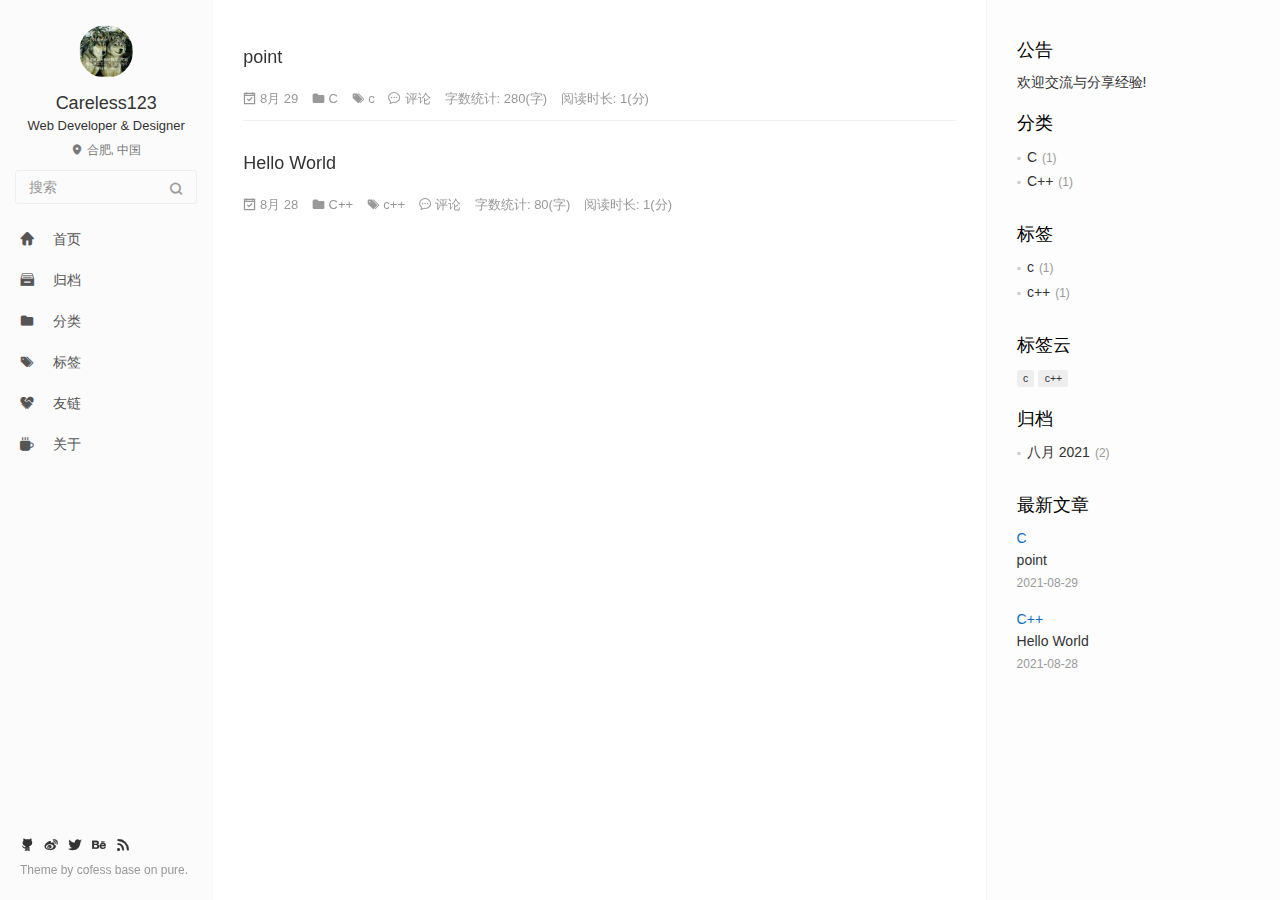
<file: index.html>
<!DOCTYPE html><html lang="zh"><head><meta charset="utf-8"><meta http-equiv="X-UA-Compatible" content="IE=edge,chrome=1"><meta name="viewport" content="width=device-width,initial-scale=1,maximum-scale=1,minimum-scale=1,user-scalable=no,minimal-ui"><meta name="renderer" content="webkit"><meta http-equiv="Cache-Control" content="no-transform"><meta http-equiv="Cache-Control" content="no-siteapp"><meta name="apple-mobile-web-app-capable" content="yes"><meta name="apple-mobile-web-app-status-bar-style" content="black"><meta name="format-detection" content="telephone=no,email=no,adress=no"><meta name="theme-color" content="#000000"><meta http-equiv="window-target" content="_top"><title>Hexo</title><meta property="og:type" content="website"><meta property="og:title" content="Hexo"><meta property="og:url" content="http://example.com/index.html"><meta property="og:site_name" content="Hexo"><meta property="og:locale" content="zh_CN"><meta property="article:author" content="John Doe"><meta name="twitter:card" content="summary"><link rel="canonical" href="http://example.com/index.html"><link rel="alternate" href="/atom.xml" title="Hexo" type="application/atom+xml"><link rel="icon" href="/favicon.png" type="image/x-icon"><link rel="stylesheet" href="/css/style.css"><meta name="generator" content="Hexo 5.4.0"></head><body class="main-center" itemscope itemtype="http://schema.org/WebPage"><header class="header" itemscope itemtype="http://schema.org/WPHeader"><div class="slimContent"><div class="navbar-header"><div class="profile-block text-center"><a id="avatar" href="https://github.com/cofess" target="_blank"><img class="img-circle img-rotate" src="/images/avatar.jpg" width="200" height="200"></a><h2 id="name" class="hidden-xs hidden-sm">Careless123</h2><h3 id="title" class="hidden-xs hidden-sm hidden-md">Web Developer &amp; Designer</h3><small id="location" class="text-muted hidden-xs hidden-sm"><i class="icon icon-map-marker"></i> 合肥, 中国</small></div><div class="search" id="search-form-wrap"><form class="search-form sidebar-form"><div class="input-group"><input type="text" class="search-form-input form-control" placeholder="搜索"> <span class="input-group-btn"><button type="submit" class="search-form-submit btn btn-flat" onclick="return!1"><i class="icon icon-search"></i></button></span></div></form><div class="ins-search"><div class="ins-search-mask"></div><div class="ins-search-container"><div class="ins-input-wrapper"><input type="text" class="ins-search-input" placeholder="想要查找什么..." x-webkit-speech> <button type="button" class="close ins-close ins-selectable" data-dismiss="modal" aria-label="Close"><span aria-hidden="true">×</span></button></div><div class="ins-section-wrapper"><div class="ins-section-container"></div></div></div></div></div><button class="navbar-toggle collapsed" type="button" data-toggle="collapse" data-target="#main-navbar" aria-controls="main-navbar" aria-expanded="false"><span class="sr-only">Toggle navigation</span> <span class="icon-bar"></span> <span class="icon-bar"></span> <span class="icon-bar"></span></button></div><nav id="main-navbar" class="collapse navbar-collapse" itemscope itemtype="http://schema.org/SiteNavigationElement" role="navigation"><ul class="nav navbar-nav main-nav"><li class="menu-item menu-item-home"><a href="/."><i class="icon icon-home-fill"></i> <span class="menu-title">首页</span></a></li><li class="menu-item menu-item-archives"><a href="/archives"><i class="icon icon-archives-fill"></i> <span class="menu-title">归档</span></a></li><li class="menu-item menu-item-categories"><a href="/categories"><i class="icon icon-folder"></i> <span class="menu-title">分类</span></a></li><li class="menu-item menu-item-tags"><a href="/tags"><i class="icon icon-tags"></i> <span class="menu-title">标签</span></a></li><li class="menu-item menu-item-links"><a href="/links"><i class="icon icon-friendship"></i> <span class="menu-title">友链</span></a></li><li class="menu-item menu-item-about"><a href="/about"><i class="icon icon-cup-fill"></i> <span class="menu-title">关于</span></a></li></ul><ul class="social-links"><li><a href="https://github.com/cofess" target="_blank" title="Github" data-toggle="tooltip" data-placement="top"><i class="icon icon-github"></i></a></li><li><a href="http://weibo.com/cofess" target="_blank" title="Weibo" data-toggle="tooltip" data-placement="top"><i class="icon icon-weibo"></i></a></li><li><a href="https://twitter.com/iwebued" target="_blank" title="Twitter" data-toggle="tooltip" data-placement="top"><i class="icon icon-twitter"></i></a></li><li><a href="https://www.behance.net/cofess" target="_blank" title="Behance" data-toggle="tooltip" data-placement="top"><i class="icon icon-behance"></i></a></li><li><a href="/atom.xml" target="_blank" title="Rss" data-toggle="tooltip" data-placement="top"><i class="icon icon-rss"></i></a></li></ul></nav></div></header><aside class="sidebar" itemscope itemtype="http://schema.org/WPSideBar"><div class="slimContent"><div class="widget"><h3 class="widget-title">公告</h3><div class="widget-body"><div id="board"><div class="content"><p>欢迎交流与分享经验!</p></div></div></div></div><div class="widget"><h3 class="widget-title">分类</h3><div class="widget-body"><ul class="category-list"><li class="category-list-item"><a class="category-list-link" href="/categories/C/">C</a><span class="category-list-count">1</span></li><li class="category-list-item"><a class="category-list-link" href="/categories/C/">C++</a><span class="category-list-count">1</span></li></ul></div></div><div class="widget"><h3 class="widget-title">标签</h3><div class="widget-body"><ul class="tag-list" itemprop="keywords"><li class="tag-list-item"><a class="tag-list-link" href="/tags/c/" rel="tag">c</a><span class="tag-list-count">1</span></li><li class="tag-list-item"><a class="tag-list-link" href="/tags/c/" rel="tag">c++</a><span class="tag-list-count">1</span></li></ul></div></div><div class="widget"><h3 class="widget-title">标签云</h3><div class="widget-body tagcloud"><a href="/tags/c/" style="font-size:13px">c</a> <a href="/tags/c/" style="font-size:13px">c++</a></div></div><div class="widget"><h3 class="widget-title">归档</h3><div class="widget-body"><ul class="archive-list"><li class="archive-list-item"><a class="archive-list-link" href="/archives/2021/08/">八月 2021</a><span class="archive-list-count">2</span></li></ul></div></div><div class="widget"><h3 class="widget-title">最新文章</h3><div class="widget-body"><ul class="recent-post-list list-unstyled no-thumbnail"><li><div class="item-inner"><p class="item-category"><a class="category-link" href="/categories/C/">C</a></p><p class="item-title"><a href="/2021/08/29/point/" class="title">point</a></p><p class="item-date"><time datetime="2021-08-28T16:34:17.326Z" itemprop="datePublished">2021-08-29</time></p></div></li><li><div class="item-inner"><p class="item-category"><a class="category-link" href="/categories/C/">C++</a></p><p class="item-title"><a href="/2021/08/28/hello-world/" class="title">Hello World</a></p><p class="item-date"><time datetime="2021-08-28T09:32:02.908Z" itemprop="datePublished">2021-08-28</time></p></div></li></ul></div></div></div></aside><main class="main" role="main"><div class="content article-list"><article class="article article-type-post" itemscope itemtype="http://schema.org/BlogPosting"><div class="article-header"><h1 itemprop="name"><a class="article-title" href="/2021/08/29/point/">point</a></h1></div><p class="article-meta"><span class="article-date"><i class="icon icon-calendar-check"></i> <a href="/2021/08/29/point/" class="article-date"><time datetime="2021-08-28T16:34:17.326Z" itemprop="datePublished">8月 29</time> </a></span><span class="article-category"><i class="icon icon-folder"></i> <a class="article-category-link" href="/categories/C/">C</a> </span><span class="article-tag"><i class="icon icon-tags"></i> <a class="article-tag-link-link" href="/tags/c/" rel="tag">c</a> </span><span class="post-comment"><i class="icon icon-comment"></i> <a href="/2021/08/29/point/#comments" class="article-comment-link">评论</a></span> <span class="post-wordcount hidden-xs" itemprop="wordCount">字数统计: 280(字)</span> <span class="post-readcount hidden-xs" itemprop="timeRequired">阅读时长: 1(分)</span></p></article><article class="article article-type-post" itemscope itemtype="http://schema.org/BlogPosting"><div class="article-header"><h1 itemprop="name"><a class="article-title" href="/2021/08/28/hello-world/">Hello World</a></h1></div><p class="article-meta"><span class="article-date"><i class="icon icon-calendar-check"></i> <a href="/2021/08/28/hello-world/" class="article-date"><time datetime="2021-08-28T09:32:02.908Z" itemprop="datePublished">8月 28</time> </a></span><span class="article-category"><i class="icon icon-folder"></i> <a class="article-category-link" href="/categories/C/">C++</a> </span><span class="article-tag"><i class="icon icon-tags"></i> <a class="article-tag-link-link" href="/tags/c/" rel="tag">c++</a> </span><span class="post-comment"><i class="icon icon-comment"></i> <a href="/2021/08/28/hello-world/#comments" class="article-comment-link">评论</a></span> <span class="post-wordcount hidden-xs" itemprop="wordCount">字数统计: 80(字)</span> <span class="post-readcount hidden-xs" itemprop="timeRequired">阅读时长: 1(分)</span></p></article></div></main><footer class="footer" itemscope itemtype="http://schema.org/WPFooter"><ul class="social-links"><li><a href="https://github.com/cofess" target="_blank" title="Github" data-toggle="tooltip" data-placement="top"><i class="icon icon-github"></i></a></li><li><a href="http://weibo.com/cofess" target="_blank" title="Weibo" data-toggle="tooltip" data-placement="top"><i class="icon icon-weibo"></i></a></li><li><a href="https://twitter.com/iwebued" target="_blank" title="Twitter" data-toggle="tooltip" data-placement="top"><i class="icon icon-twitter"></i></a></li><li><a href="https://www.behance.net/cofess" target="_blank" title="Behance" data-toggle="tooltip" data-placement="top"><i class="icon icon-behance"></i></a></li><li><a href="/atom.xml" target="_blank" title="Rss" data-toggle="tooltip" data-placement="top"><i class="icon icon-rss"></i></a></li></ul><div class="copyright"><div class="publishby">Theme by <a href="https://github.com/cofess" target="_blank">cofess </a>base on <a href="https://github.com/cofess/hexo-theme-pure" target="_blank">pure</a>.</div></div></footer><script src="//cdn.jsdelivr.net/npm/jquery@1.12.4/dist/jquery.min.js"></script><script>window.jQuery||document.write('<script src="js/jquery.min.js"><\/script>')</script><script src="/js/plugin.min.js"></script><script src="/js/application.js"></script><script>window.INSIGHT_CONFIG={TRANSLATION:{POSTS:"文章",PAGES:"页面",CATEGORIES:"分类",TAGS:"标签",UNTITLED:"(未命名)"},ROOT_URL:"/",CONTENT_URL:"/content.json"}</script><script src="/js/insight.js"></script><script async src="//busuanzi.ibruce.info/busuanzi/2.3/busuanzi.pure.mini.js"></script></body></html>
</file>
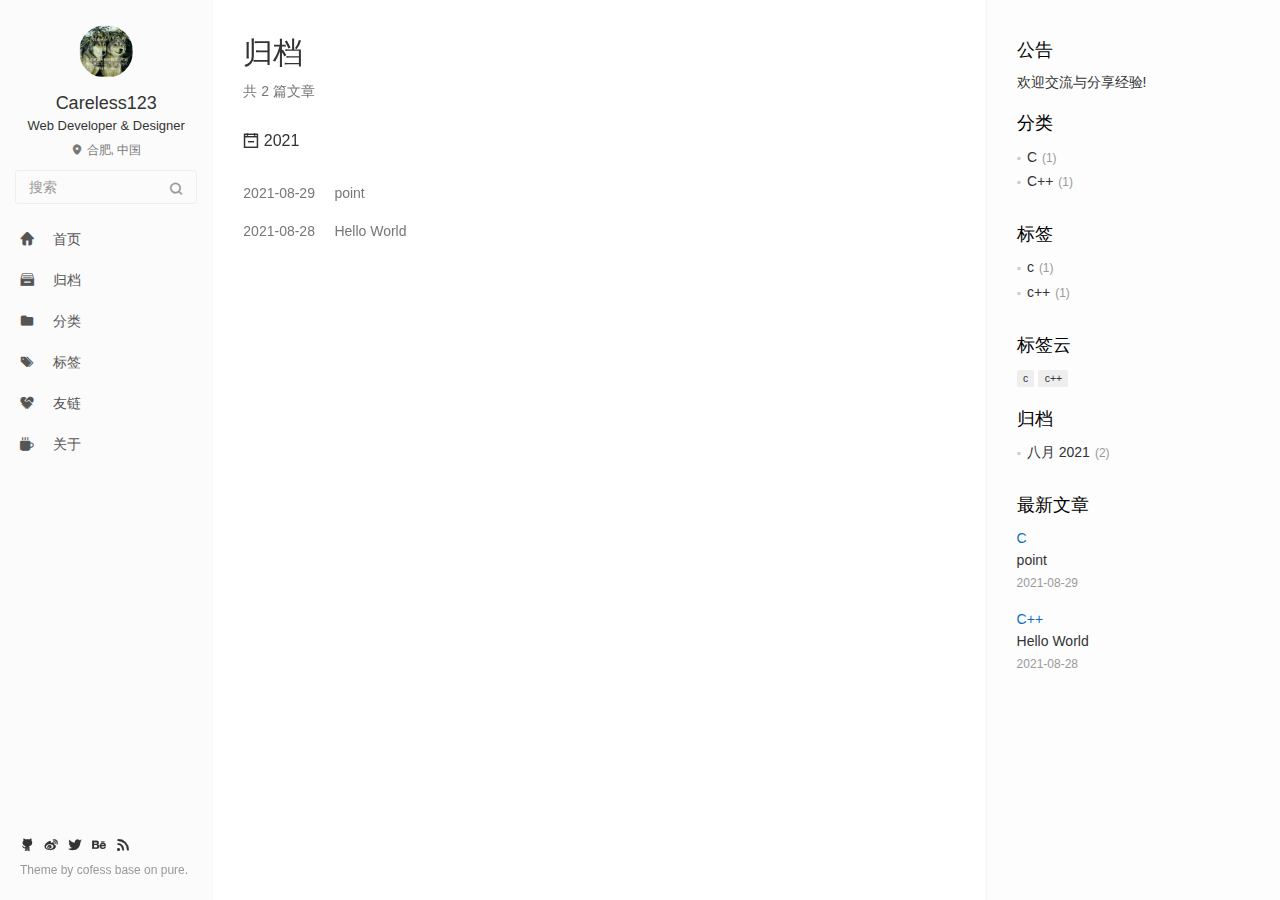
<file: archives/index.html>
<!DOCTYPE html><html lang="zh"><head><meta charset="utf-8"><meta http-equiv="X-UA-Compatible" content="IE=edge,chrome=1"><meta name="viewport" content="width=device-width,initial-scale=1,maximum-scale=1,minimum-scale=1,user-scalable=no,minimal-ui"><meta name="renderer" content="webkit"><meta http-equiv="Cache-Control" content="no-transform"><meta http-equiv="Cache-Control" content="no-siteapp"><meta name="apple-mobile-web-app-capable" content="yes"><meta name="apple-mobile-web-app-status-bar-style" content="black"><meta name="format-detection" content="telephone=no,email=no,adress=no"><meta name="theme-color" content="#000000"><meta http-equiv="window-target" content="_top"><title>归档 | Hexo</title><meta property="og:type" content="website"><meta property="og:title" content="Hexo"><meta property="og:url" content="http://example.com/archives/index.html"><meta property="og:site_name" content="Hexo"><meta property="og:locale" content="zh_CN"><meta property="article:author" content="John Doe"><meta name="twitter:card" content="summary"><link rel="canonical" href="http://example.com/archives/index.html"><link rel="alternate" href="/atom.xml" title="Hexo" type="application/atom+xml"><link rel="icon" href="/favicon.png" type="image/x-icon"><link rel="stylesheet" href="/css/style.css"><meta name="generator" content="Hexo 5.4.0"></head><body class="main-center" itemscope itemtype="http://schema.org/WebPage"><header class="header" itemscope itemtype="http://schema.org/WPHeader"><div class="slimContent"><div class="navbar-header"><div class="profile-block text-center"><a id="avatar" href="https://github.com/cofess" target="_blank"><img class="img-circle img-rotate" src="/images/avatar.jpg" width="200" height="200"></a><h2 id="name" class="hidden-xs hidden-sm">Careless123</h2><h3 id="title" class="hidden-xs hidden-sm hidden-md">Web Developer &amp; Designer</h3><small id="location" class="text-muted hidden-xs hidden-sm"><i class="icon icon-map-marker"></i> 合肥, 中国</small></div><div class="search" id="search-form-wrap"><form class="search-form sidebar-form"><div class="input-group"><input type="text" class="search-form-input form-control" placeholder="搜索"> <span class="input-group-btn"><button type="submit" class="search-form-submit btn btn-flat" onclick="return!1"><i class="icon icon-search"></i></button></span></div></form><div class="ins-search"><div class="ins-search-mask"></div><div class="ins-search-container"><div class="ins-input-wrapper"><input type="text" class="ins-search-input" placeholder="想要查找什么..." x-webkit-speech> <button type="button" class="close ins-close ins-selectable" data-dismiss="modal" aria-label="Close"><span aria-hidden="true">×</span></button></div><div class="ins-section-wrapper"><div class="ins-section-container"></div></div></div></div></div><button class="navbar-toggle collapsed" type="button" data-toggle="collapse" data-target="#main-navbar" aria-controls="main-navbar" aria-expanded="false"><span class="sr-only">Toggle navigation</span> <span class="icon-bar"></span> <span class="icon-bar"></span> <span class="icon-bar"></span></button></div><nav id="main-navbar" class="collapse navbar-collapse" itemscope itemtype="http://schema.org/SiteNavigationElement" role="navigation"><ul class="nav navbar-nav main-nav"><li class="menu-item menu-item-home"><a href="/."><i class="icon icon-home-fill"></i> <span class="menu-title">首页</span></a></li><li class="menu-item menu-item-archives"><a href="/archives"><i class="icon icon-archives-fill"></i> <span class="menu-title">归档</span></a></li><li class="menu-item menu-item-categories"><a href="/categories"><i class="icon icon-folder"></i> <span class="menu-title">分类</span></a></li><li class="menu-item menu-item-tags"><a href="/tags"><i class="icon icon-tags"></i> <span class="menu-title">标签</span></a></li><li class="menu-item menu-item-links"><a href="/links"><i class="icon icon-friendship"></i> <span class="menu-title">友链</span></a></li><li class="menu-item menu-item-about"><a href="/about"><i class="icon icon-cup-fill"></i> <span class="menu-title">关于</span></a></li></ul><ul class="social-links"><li><a href="https://github.com/cofess" target="_blank" title="Github" data-toggle="tooltip" data-placement="top"><i class="icon icon-github"></i></a></li><li><a href="http://weibo.com/cofess" target="_blank" title="Weibo" data-toggle="tooltip" data-placement="top"><i class="icon icon-weibo"></i></a></li><li><a href="https://twitter.com/iwebued" target="_blank" title="Twitter" data-toggle="tooltip" data-placement="top"><i class="icon icon-twitter"></i></a></li><li><a href="https://www.behance.net/cofess" target="_blank" title="Behance" data-toggle="tooltip" data-placement="top"><i class="icon icon-behance"></i></a></li><li><a href="/atom.xml" target="_blank" title="Rss" data-toggle="tooltip" data-placement="top"><i class="icon icon-rss"></i></a></li></ul></nav></div></header><aside class="sidebar" itemscope itemtype="http://schema.org/WPSideBar"><div class="slimContent"><div class="widget"><h3 class="widget-title">公告</h3><div class="widget-body"><div id="board"><div class="content"><p>欢迎交流与分享经验!</p></div></div></div></div><div class="widget"><h3 class="widget-title">分类</h3><div class="widget-body"><ul class="category-list"><li class="category-list-item"><a class="category-list-link" href="/categories/C/">C</a><span class="category-list-count">1</span></li><li class="category-list-item"><a class="category-list-link" href="/categories/C/">C++</a><span class="category-list-count">1</span></li></ul></div></div><div class="widget"><h3 class="widget-title">标签</h3><div class="widget-body"><ul class="tag-list" itemprop="keywords"><li class="tag-list-item"><a class="tag-list-link" href="/tags/c/" rel="tag">c</a><span class="tag-list-count">1</span></li><li class="tag-list-item"><a class="tag-list-link" href="/tags/c/" rel="tag">c++</a><span class="tag-list-count">1</span></li></ul></div></div><div class="widget"><h3 class="widget-title">标签云</h3><div class="widget-body tagcloud"><a href="/tags/c/" style="font-size:13px">c</a> <a href="/tags/c/" style="font-size:13px">c++</a></div></div><div class="widget"><h3 class="widget-title">归档</h3><div class="widget-body"><ul class="archive-list"><li class="archive-list-item"><a class="archive-list-link" href="/archives/2021/08/">八月 2021</a><span class="archive-list-count">2</span></li></ul></div></div><div class="widget"><h3 class="widget-title">最新文章</h3><div class="widget-body"><ul class="recent-post-list list-unstyled no-thumbnail"><li><div class="item-inner"><p class="item-category"><a class="category-link" href="/categories/C/">C</a></p><p class="item-title"><a href="/2021/08/29/point/" class="title">point</a></p><p class="item-date"><time datetime="2021-08-28T16:34:17.326Z" itemprop="datePublished">2021-08-29</time></p></div></li><li><div class="item-inner"><p class="item-category"><a class="category-link" href="/categories/C/">C++</a></p><p class="item-title"><a href="/2021/08/28/hello-world/" class="title">Hello World</a></p><p class="item-date"><time datetime="2021-08-28T09:32:02.908Z" itemprop="datePublished">2021-08-28</time></p></div></li></ul></div></div></div></aside><main class="main" role="main"><article class="content article article-archives article-type-list" itemscope><header class="article-header"><h1 itemprop="title">归档</h1><p class="text-muted">共 2 篇文章</p></header><div class="article-body"><section class="panel panel-default b-no"><div class="panel-heading" role="tab"><h3 class="panel-title"><a data-toggle="collapse" href="#collapse2021" aria-expanded="true"><i class="icon icon-calendar-plus text-active"></i><i class="icon icon-calendar-minus text"></i> 2021</a></h3></div><div id="collapse2021" class="panel-collapse collapse in" role="tabpanel" aria-labelledby="heading2021"><div class="panel-body"><div class="collection"><a href="/2021/08/29/point/" class="collection-item" target="_blank" itemprop="url"><time datetime="2021-08-28T16:34:17.326Z" itemprop="datePublished">2021-08-29</time> <span>&nbsp;&nbsp;&nbsp;</span> point </a><a href="/2021/08/28/hello-world/" class="collection-item" target="_blank" itemprop="url"><time datetime="2021-08-28T09:32:02.908Z" itemprop="datePublished">2021-08-28</time> <span>&nbsp;&nbsp;&nbsp;</span> Hello World</a></div></div></div></section></div></article></main><footer class="footer" itemscope itemtype="http://schema.org/WPFooter"><ul class="social-links"><li><a href="https://github.com/cofess" target="_blank" title="Github" data-toggle="tooltip" data-placement="top"><i class="icon icon-github"></i></a></li><li><a href="http://weibo.com/cofess" target="_blank" title="Weibo" data-toggle="tooltip" data-placement="top"><i class="icon icon-weibo"></i></a></li><li><a href="https://twitter.com/iwebued" target="_blank" title="Twitter" data-toggle="tooltip" data-placement="top"><i class="icon icon-twitter"></i></a></li><li><a href="https://www.behance.net/cofess" target="_blank" title="Behance" data-toggle="tooltip" data-placement="top"><i class="icon icon-behance"></i></a></li><li><a href="/atom.xml" target="_blank" title="Rss" data-toggle="tooltip" data-placement="top"><i class="icon icon-rss"></i></a></li></ul><div class="copyright"><div class="publishby">Theme by <a href="https://github.com/cofess" target="_blank">cofess </a>base on <a href="https://github.com/cofess/hexo-theme-pure" target="_blank">pure</a>.</div></div></footer><script src="//cdn.jsdelivr.net/npm/jquery@1.12.4/dist/jquery.min.js"></script><script>window.jQuery||document.write('<script src="js/jquery.min.js"><\/script>')</script><script src="/js/plugin.min.js"></script><script src="/js/application.js"></script><script>window.INSIGHT_CONFIG={TRANSLATION:{POSTS:"文章",PAGES:"页面",CATEGORIES:"分类",TAGS:"标签",UNTITLED:"(未命名)"},ROOT_URL:"/",CONTENT_URL:"/content.json"}</script><script src="/js/insight.js"></script></body></html>
</file>
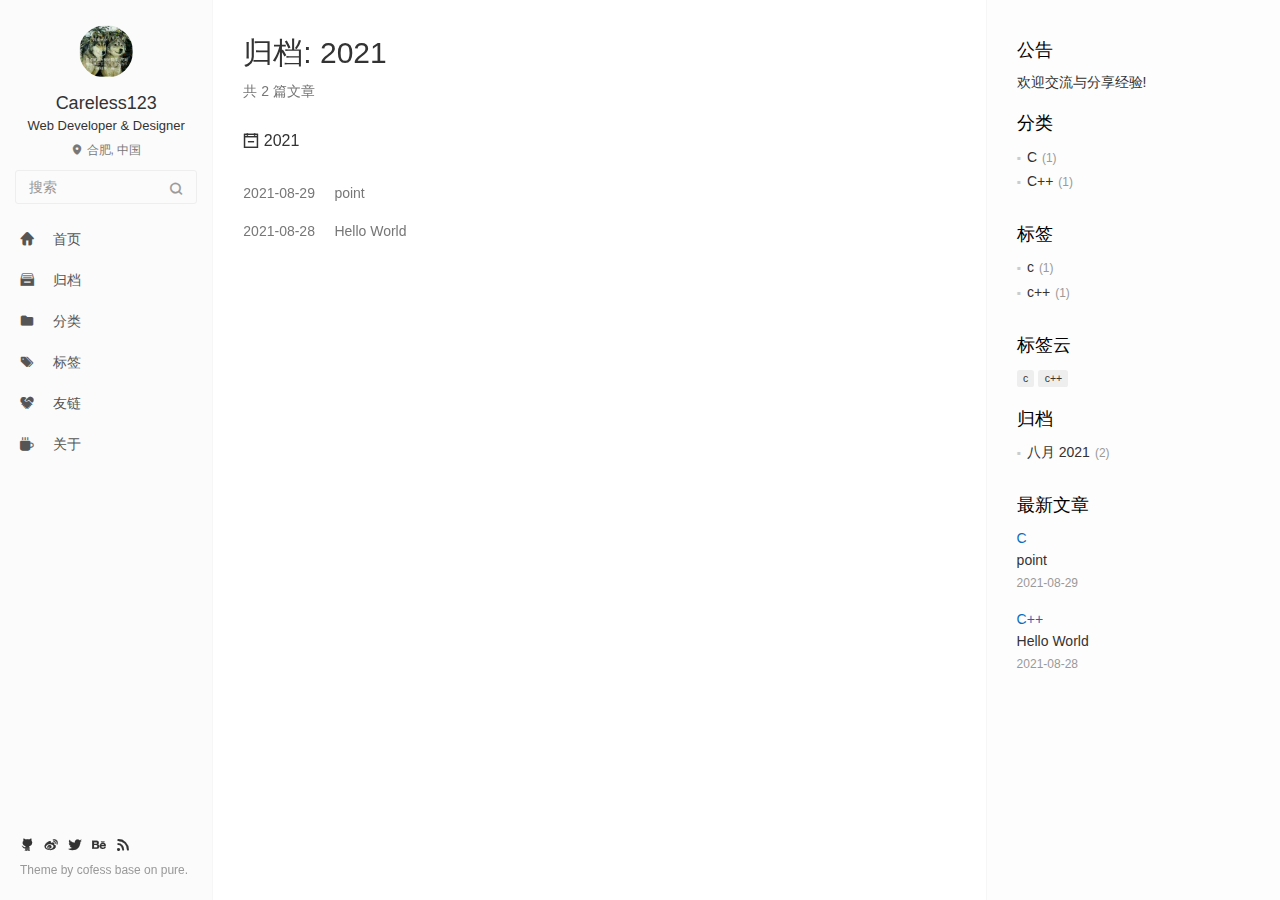
<file: archives/2021/index.html>
<!DOCTYPE html><html lang="zh"><head><meta charset="utf-8"><meta http-equiv="X-UA-Compatible" content="IE=edge,chrome=1"><meta name="viewport" content="width=device-width,initial-scale=1,maximum-scale=1,minimum-scale=1,user-scalable=no,minimal-ui"><meta name="renderer" content="webkit"><meta http-equiv="Cache-Control" content="no-transform"><meta http-equiv="Cache-Control" content="no-siteapp"><meta name="apple-mobile-web-app-capable" content="yes"><meta name="apple-mobile-web-app-status-bar-style" content="black"><meta name="format-detection" content="telephone=no,email=no,adress=no"><meta name="theme-color" content="#000000"><meta http-equiv="window-target" content="_top"><title>归档: 2021 | Hexo</title><meta property="og:type" content="website"><meta property="og:title" content="Hexo"><meta property="og:url" content="http://example.com/archives/2021/index.html"><meta property="og:site_name" content="Hexo"><meta property="og:locale" content="zh_CN"><meta property="article:author" content="John Doe"><meta name="twitter:card" content="summary"><link rel="canonical" href="http://example.com/archives/2021/index.html"><link rel="alternate" href="/atom.xml" title="Hexo" type="application/atom+xml"><link rel="icon" href="/favicon.png" type="image/x-icon"><link rel="stylesheet" href="/css/style.css"><meta name="generator" content="Hexo 5.4.0"></head><body class="main-center" itemscope itemtype="http://schema.org/WebPage"><header class="header" itemscope itemtype="http://schema.org/WPHeader"><div class="slimContent"><div class="navbar-header"><div class="profile-block text-center"><a id="avatar" href="https://github.com/cofess" target="_blank"><img class="img-circle img-rotate" src="/images/avatar.jpg" width="200" height="200"></a><h2 id="name" class="hidden-xs hidden-sm">Careless123</h2><h3 id="title" class="hidden-xs hidden-sm hidden-md">Web Developer &amp; Designer</h3><small id="location" class="text-muted hidden-xs hidden-sm"><i class="icon icon-map-marker"></i> 合肥, 中国</small></div><div class="search" id="search-form-wrap"><form class="search-form sidebar-form"><div class="input-group"><input type="text" class="search-form-input form-control" placeholder="搜索"> <span class="input-group-btn"><button type="submit" class="search-form-submit btn btn-flat" onclick="return!1"><i class="icon icon-search"></i></button></span></div></form><div class="ins-search"><div class="ins-search-mask"></div><div class="ins-search-container"><div class="ins-input-wrapper"><input type="text" class="ins-search-input" placeholder="想要查找什么..." x-webkit-speech> <button type="button" class="close ins-close ins-selectable" data-dismiss="modal" aria-label="Close"><span aria-hidden="true">×</span></button></div><div class="ins-section-wrapper"><div class="ins-section-container"></div></div></div></div></div><button class="navbar-toggle collapsed" type="button" data-toggle="collapse" data-target="#main-navbar" aria-controls="main-navbar" aria-expanded="false"><span class="sr-only">Toggle navigation</span> <span class="icon-bar"></span> <span class="icon-bar"></span> <span class="icon-bar"></span></button></div><nav id="main-navbar" class="collapse navbar-collapse" itemscope itemtype="http://schema.org/SiteNavigationElement" role="navigation"><ul class="nav navbar-nav main-nav"><li class="menu-item menu-item-home"><a href="/."><i class="icon icon-home-fill"></i> <span class="menu-title">首页</span></a></li><li class="menu-item menu-item-archives"><a href="/archives"><i class="icon icon-archives-fill"></i> <span class="menu-title">归档</span></a></li><li class="menu-item menu-item-categories"><a href="/categories"><i class="icon icon-folder"></i> <span class="menu-title">分类</span></a></li><li class="menu-item menu-item-tags"><a href="/tags"><i class="icon icon-tags"></i> <span class="menu-title">标签</span></a></li><li class="menu-item menu-item-links"><a href="/links"><i class="icon icon-friendship"></i> <span class="menu-title">友链</span></a></li><li class="menu-item menu-item-about"><a href="/about"><i class="icon icon-cup-fill"></i> <span class="menu-title">关于</span></a></li></ul><ul class="social-links"><li><a href="https://github.com/cofess" target="_blank" title="Github" data-toggle="tooltip" data-placement="top"><i class="icon icon-github"></i></a></li><li><a href="http://weibo.com/cofess" target="_blank" title="Weibo" data-toggle="tooltip" data-placement="top"><i class="icon icon-weibo"></i></a></li><li><a href="https://twitter.com/iwebued" target="_blank" title="Twitter" data-toggle="tooltip" data-placement="top"><i class="icon icon-twitter"></i></a></li><li><a href="https://www.behance.net/cofess" target="_blank" title="Behance" data-toggle="tooltip" data-placement="top"><i class="icon icon-behance"></i></a></li><li><a href="/atom.xml" target="_blank" title="Rss" data-toggle="tooltip" data-placement="top"><i class="icon icon-rss"></i></a></li></ul></nav></div></header><aside class="sidebar" itemscope itemtype="http://schema.org/WPSideBar"><div class="slimContent"><div class="widget"><h3 class="widget-title">公告</h3><div class="widget-body"><div id="board"><div class="content"><p>欢迎交流与分享经验!</p></div></div></div></div><div class="widget"><h3 class="widget-title">分类</h3><div class="widget-body"><ul class="category-list"><li class="category-list-item"><a class="category-list-link" href="/categories/C/">C</a><span class="category-list-count">1</span></li><li class="category-list-item"><a class="category-list-link" href="/categories/C/">C++</a><span class="category-list-count">1</span></li></ul></div></div><div class="widget"><h3 class="widget-title">标签</h3><div class="widget-body"><ul class="tag-list" itemprop="keywords"><li class="tag-list-item"><a class="tag-list-link" href="/tags/c/" rel="tag">c</a><span class="tag-list-count">1</span></li><li class="tag-list-item"><a class="tag-list-link" href="/tags/c/" rel="tag">c++</a><span class="tag-list-count">1</span></li></ul></div></div><div class="widget"><h3 class="widget-title">标签云</h3><div class="widget-body tagcloud"><a href="/tags/c/" style="font-size:13px">c</a> <a href="/tags/c/" style="font-size:13px">c++</a></div></div><div class="widget"><h3 class="widget-title">归档</h3><div class="widget-body"><ul class="archive-list"><li class="archive-list-item"><a class="archive-list-link" href="/archives/2021/08/">八月 2021</a><span class="archive-list-count">2</span></li></ul></div></div><div class="widget"><h3 class="widget-title">最新文章</h3><div class="widget-body"><ul class="recent-post-list list-unstyled no-thumbnail"><li><div class="item-inner"><p class="item-category"><a class="category-link" href="/categories/C/">C</a></p><p class="item-title"><a href="/2021/08/29/point/" class="title">point</a></p><p class="item-date"><time datetime="2021-08-28T16:34:17.326Z" itemprop="datePublished">2021-08-29</time></p></div></li><li><div class="item-inner"><p class="item-category"><a class="category-link" href="/categories/C/">C++</a></p><p class="item-title"><a href="/2021/08/28/hello-world/" class="title">Hello World</a></p><p class="item-date"><time datetime="2021-08-28T09:32:02.908Z" itemprop="datePublished">2021-08-28</time></p></div></li></ul></div></div></div></aside><main class="main" role="main"><article class="content article article-archives article-type-list" itemscope><header class="article-header"><h1 itemprop="title">归档: 2021</h1><p class="text-muted">共 2 篇文章</p></header><div class="article-body"><section class="panel panel-default b-no"><div class="panel-heading" role="tab"><h3 class="panel-title"><a data-toggle="collapse" href="#collapse2021" aria-expanded="true"><i class="icon icon-calendar-plus text-active"></i><i class="icon icon-calendar-minus text"></i> 2021</a></h3></div><div id="collapse2021" class="panel-collapse collapse in" role="tabpanel" aria-labelledby="heading2021"><div class="panel-body"><div class="collection"><a href="/2021/08/29/point/" class="collection-item" target="_blank" itemprop="url"><time datetime="2021-08-28T16:34:17.326Z" itemprop="datePublished">2021-08-29</time> <span>&nbsp;&nbsp;&nbsp;</span> point </a><a href="/2021/08/28/hello-world/" class="collection-item" target="_blank" itemprop="url"><time datetime="2021-08-28T09:32:02.908Z" itemprop="datePublished">2021-08-28</time> <span>&nbsp;&nbsp;&nbsp;</span> Hello World</a></div></div></div></section></div></article></main><footer class="footer" itemscope itemtype="http://schema.org/WPFooter"><ul class="social-links"><li><a href="https://github.com/cofess" target="_blank" title="Github" data-toggle="tooltip" data-placement="top"><i class="icon icon-github"></i></a></li><li><a href="http://weibo.com/cofess" target="_blank" title="Weibo" data-toggle="tooltip" data-placement="top"><i class="icon icon-weibo"></i></a></li><li><a href="https://twitter.com/iwebued" target="_blank" title="Twitter" data-toggle="tooltip" data-placement="top"><i class="icon icon-twitter"></i></a></li><li><a href="https://www.behance.net/cofess" target="_blank" title="Behance" data-toggle="tooltip" data-placement="top"><i class="icon icon-behance"></i></a></li><li><a href="/atom.xml" target="_blank" title="Rss" data-toggle="tooltip" data-placement="top"><i class="icon icon-rss"></i></a></li></ul><div class="copyright"><div class="publishby">Theme by <a href="https://github.com/cofess" target="_blank">cofess </a>base on <a href="https://github.com/cofess/hexo-theme-pure" target="_blank">pure</a>.</div></div></footer><script src="//cdn.jsdelivr.net/npm/jquery@1.12.4/dist/jquery.min.js"></script><script>window.jQuery||document.write('<script src="js/jquery.min.js"><\/script>')</script><script src="/js/plugin.min.js"></script><script src="/js/application.js"></script><script>window.INSIGHT_CONFIG={TRANSLATION:{POSTS:"文章",PAGES:"页面",CATEGORIES:"分类",TAGS:"标签",UNTITLED:"(未命名)"},ROOT_URL:"/",CONTENT_URL:"/content.json"}</script><script src="/js/insight.js"></script></body></html>
</file>
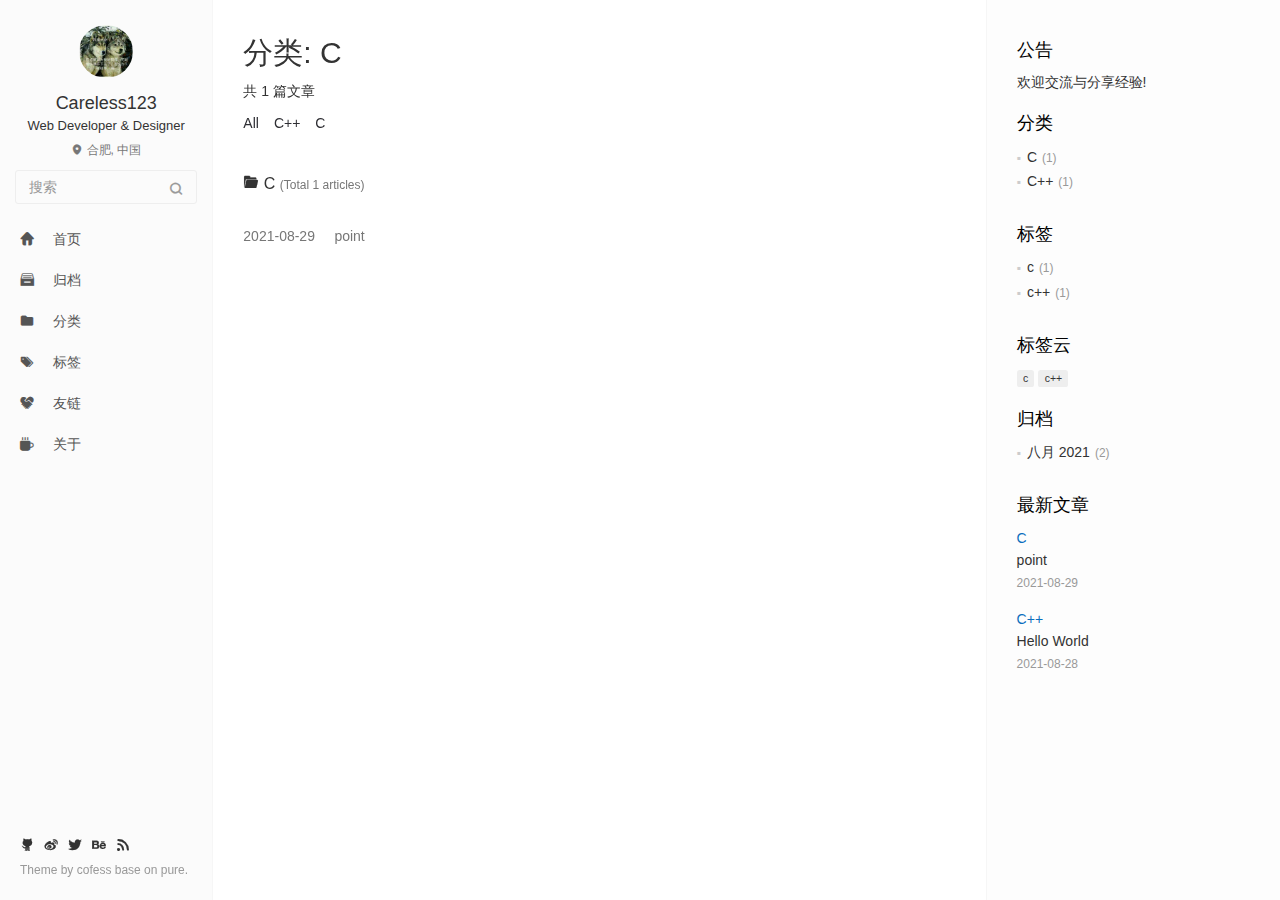
<file: categories/C/index.html>
<!DOCTYPE html><html lang="zh"><head><meta charset="utf-8"><meta http-equiv="X-UA-Compatible" content="IE=edge,chrome=1"><meta name="viewport" content="width=device-width,initial-scale=1,maximum-scale=1,minimum-scale=1,user-scalable=no,minimal-ui"><meta name="renderer" content="webkit"><meta http-equiv="Cache-Control" content="no-transform"><meta http-equiv="Cache-Control" content="no-siteapp"><meta name="apple-mobile-web-app-capable" content="yes"><meta name="apple-mobile-web-app-status-bar-style" content="black"><meta name="format-detection" content="telephone=no,email=no,adress=no"><meta name="theme-color" content="#000000"><meta http-equiv="window-target" content="_top"><title>分类: C | Hexo</title><meta property="og:type" content="website"><meta property="og:title" content="Hexo"><meta property="og:url" content="http://example.com/categories/C/index.html"><meta property="og:site_name" content="Hexo"><meta property="og:locale" content="zh_CN"><meta property="article:author" content="John Doe"><meta name="twitter:card" content="summary"><link rel="canonical" href="http://example.com/categories/C/index.html"><link rel="alternate" href="/atom.xml" title="Hexo" type="application/atom+xml"><link rel="icon" href="/favicon.png" type="image/x-icon"><link rel="stylesheet" href="/css/style.css"><meta name="generator" content="Hexo 5.4.0"></head><body class="main-center" itemscope itemtype="http://schema.org/WebPage"><header class="header" itemscope itemtype="http://schema.org/WPHeader"><div class="slimContent"><div class="navbar-header"><div class="profile-block text-center"><a id="avatar" href="https://github.com/cofess" target="_blank"><img class="img-circle img-rotate" src="/images/avatar.jpg" width="200" height="200"></a><h2 id="name" class="hidden-xs hidden-sm">Careless123</h2><h3 id="title" class="hidden-xs hidden-sm hidden-md">Web Developer &amp; Designer</h3><small id="location" class="text-muted hidden-xs hidden-sm"><i class="icon icon-map-marker"></i> 合肥, 中国</small></div><div class="search" id="search-form-wrap"><form class="search-form sidebar-form"><div class="input-group"><input type="text" class="search-form-input form-control" placeholder="搜索"> <span class="input-group-btn"><button type="submit" class="search-form-submit btn btn-flat" onclick="return!1"><i class="icon icon-search"></i></button></span></div></form><div class="ins-search"><div class="ins-search-mask"></div><div class="ins-search-container"><div class="ins-input-wrapper"><input type="text" class="ins-search-input" placeholder="想要查找什么..." x-webkit-speech> <button type="button" class="close ins-close ins-selectable" data-dismiss="modal" aria-label="Close"><span aria-hidden="true">×</span></button></div><div class="ins-section-wrapper"><div class="ins-section-container"></div></div></div></div></div><button class="navbar-toggle collapsed" type="button" data-toggle="collapse" data-target="#main-navbar" aria-controls="main-navbar" aria-expanded="false"><span class="sr-only">Toggle navigation</span> <span class="icon-bar"></span> <span class="icon-bar"></span> <span class="icon-bar"></span></button></div><nav id="main-navbar" class="collapse navbar-collapse" itemscope itemtype="http://schema.org/SiteNavigationElement" role="navigation"><ul class="nav navbar-nav main-nav"><li class="menu-item menu-item-home"><a href="/."><i class="icon icon-home-fill"></i> <span class="menu-title">首页</span></a></li><li class="menu-item menu-item-archives"><a href="/archives"><i class="icon icon-archives-fill"></i> <span class="menu-title">归档</span></a></li><li class="menu-item menu-item-categories"><a href="/categories"><i class="icon icon-folder"></i> <span class="menu-title">分类</span></a></li><li class="menu-item menu-item-tags"><a href="/tags"><i class="icon icon-tags"></i> <span class="menu-title">标签</span></a></li><li class="menu-item menu-item-links"><a href="/links"><i class="icon icon-friendship"></i> <span class="menu-title">友链</span></a></li><li class="menu-item menu-item-about"><a href="/about"><i class="icon icon-cup-fill"></i> <span class="menu-title">关于</span></a></li></ul><ul class="social-links"><li><a href="https://github.com/cofess" target="_blank" title="Github" data-toggle="tooltip" data-placement="top"><i class="icon icon-github"></i></a></li><li><a href="http://weibo.com/cofess" target="_blank" title="Weibo" data-toggle="tooltip" data-placement="top"><i class="icon icon-weibo"></i></a></li><li><a href="https://twitter.com/iwebued" target="_blank" title="Twitter" data-toggle="tooltip" data-placement="top"><i class="icon icon-twitter"></i></a></li><li><a href="https://www.behance.net/cofess" target="_blank" title="Behance" data-toggle="tooltip" data-placement="top"><i class="icon icon-behance"></i></a></li><li><a href="/atom.xml" target="_blank" title="Rss" data-toggle="tooltip" data-placement="top"><i class="icon icon-rss"></i></a></li></ul></nav></div></header><aside class="sidebar" itemscope itemtype="http://schema.org/WPSideBar"><div class="slimContent"><div class="widget"><h3 class="widget-title">公告</h3><div class="widget-body"><div id="board"><div class="content"><p>欢迎交流与分享经验!</p></div></div></div></div><div class="widget"><h3 class="widget-title">分类</h3><div class="widget-body"><ul class="category-list"><li class="category-list-item"><a class="category-list-link" href="/categories/C/">C</a><span class="category-list-count">1</span></li><li class="category-list-item"><a class="category-list-link" href="/categories/C/">C++</a><span class="category-list-count">1</span></li></ul></div></div><div class="widget"><h3 class="widget-title">标签</h3><div class="widget-body"><ul class="tag-list" itemprop="keywords"><li class="tag-list-item"><a class="tag-list-link" href="/tags/c/" rel="tag">c</a><span class="tag-list-count">1</span></li><li class="tag-list-item"><a class="tag-list-link" href="/tags/c/" rel="tag">c++</a><span class="tag-list-count">1</span></li></ul></div></div><div class="widget"><h3 class="widget-title">标签云</h3><div class="widget-body tagcloud"><a href="/tags/c/" style="font-size:13px">c</a> <a href="/tags/c/" style="font-size:13px">c++</a></div></div><div class="widget"><h3 class="widget-title">归档</h3><div class="widget-body"><ul class="archive-list"><li class="archive-list-item"><a class="archive-list-link" href="/archives/2021/08/">八月 2021</a><span class="archive-list-count">2</span></li></ul></div></div><div class="widget"><h3 class="widget-title">最新文章</h3><div class="widget-body"><ul class="recent-post-list list-unstyled no-thumbnail"><li><div class="item-inner"><p class="item-category"><a class="category-link" href="/categories/C/">C</a></p><p class="item-title"><a href="/2021/08/29/point/" class="title">point</a></p><p class="item-date"><time datetime="2021-08-28T16:34:17.326Z" itemprop="datePublished">2021-08-29</time></p></div></li><li><div class="item-inner"><p class="item-category"><a class="category-link" href="/categories/C/">C++</a></p><p class="item-title"><a href="/2021/08/28/hello-world/" class="title">Hello World</a></p><p class="item-date"><time datetime="2021-08-28T09:32:02.908Z" itemprop="datePublished">2021-08-28</time></p></div></li></ul></div></div></div></aside><main class="main" role="main"><article class="content article article-categories article-type-list" itemscope><header class="article-header"><h1 itemprop="name" class="hidden-xs">分类: C</h1><p class="hidden-xs">共 1 篇文章</p><nav role="navigation" id="nav-main" class="okayNav"><ul><li><a href="/categories">All</a></li><li><a href="/categories/C/">C++</a></li><li><a href="/categories/C/">C</a></li></ul></nav></header><div class="article-body"><div class="panel panel-default b-no"><div class="panel-heading" role="tab"><h4 class="panel-title"><a data-toggle="collapse" href="#collapseC" aria-expanded="true"><i class="icon icon-folder text-active"></i><i class="icon icon-folder-open text"></i> C </a><small class="text-muted">(Total 1 articles)</small></h4></div><div id="collapseC" class="panel-collapse collapse in" role="tabpanel" aria-labelledby="headingC"><div class="panel-body"><div class="collection"><a href="/2021/08/29/point/" class="collection-item" target="_blank" itemprop="url"><time datetime="2021-08-28T16:34:17.326Z" itemprop="datePublished">2021-08-29</time> <span>&nbsp;&nbsp;&nbsp;</span> point</a></div></div></div></div></div></article></main><footer class="footer" itemscope itemtype="http://schema.org/WPFooter"><ul class="social-links"><li><a href="https://github.com/cofess" target="_blank" title="Github" data-toggle="tooltip" data-placement="top"><i class="icon icon-github"></i></a></li><li><a href="http://weibo.com/cofess" target="_blank" title="Weibo" data-toggle="tooltip" data-placement="top"><i class="icon icon-weibo"></i></a></li><li><a href="https://twitter.com/iwebued" target="_blank" title="Twitter" data-toggle="tooltip" data-placement="top"><i class="icon icon-twitter"></i></a></li><li><a href="https://www.behance.net/cofess" target="_blank" title="Behance" data-toggle="tooltip" data-placement="top"><i class="icon icon-behance"></i></a></li><li><a href="/atom.xml" target="_blank" title="Rss" data-toggle="tooltip" data-placement="top"><i class="icon icon-rss"></i></a></li></ul><div class="copyright"><div class="publishby">Theme by <a href="https://github.com/cofess" target="_blank">cofess </a>base on <a href="https://github.com/cofess/hexo-theme-pure" target="_blank">pure</a>.</div></div></footer><script src="//cdn.jsdelivr.net/npm/jquery@1.12.4/dist/jquery.min.js"></script><script>window.jQuery||document.write('<script src="js/jquery.min.js"><\/script>')</script><script src="/js/plugin.min.js"></script><script src="/js/application.js"></script><script>window.INSIGHT_CONFIG={TRANSLATION:{POSTS:"文章",PAGES:"页面",CATEGORIES:"分类",TAGS:"标签",UNTITLED:"(未命名)"},ROOT_URL:"/",CONTENT_URL:"/content.json"}</script><script src="/js/insight.js"></script></body></html>
</file>
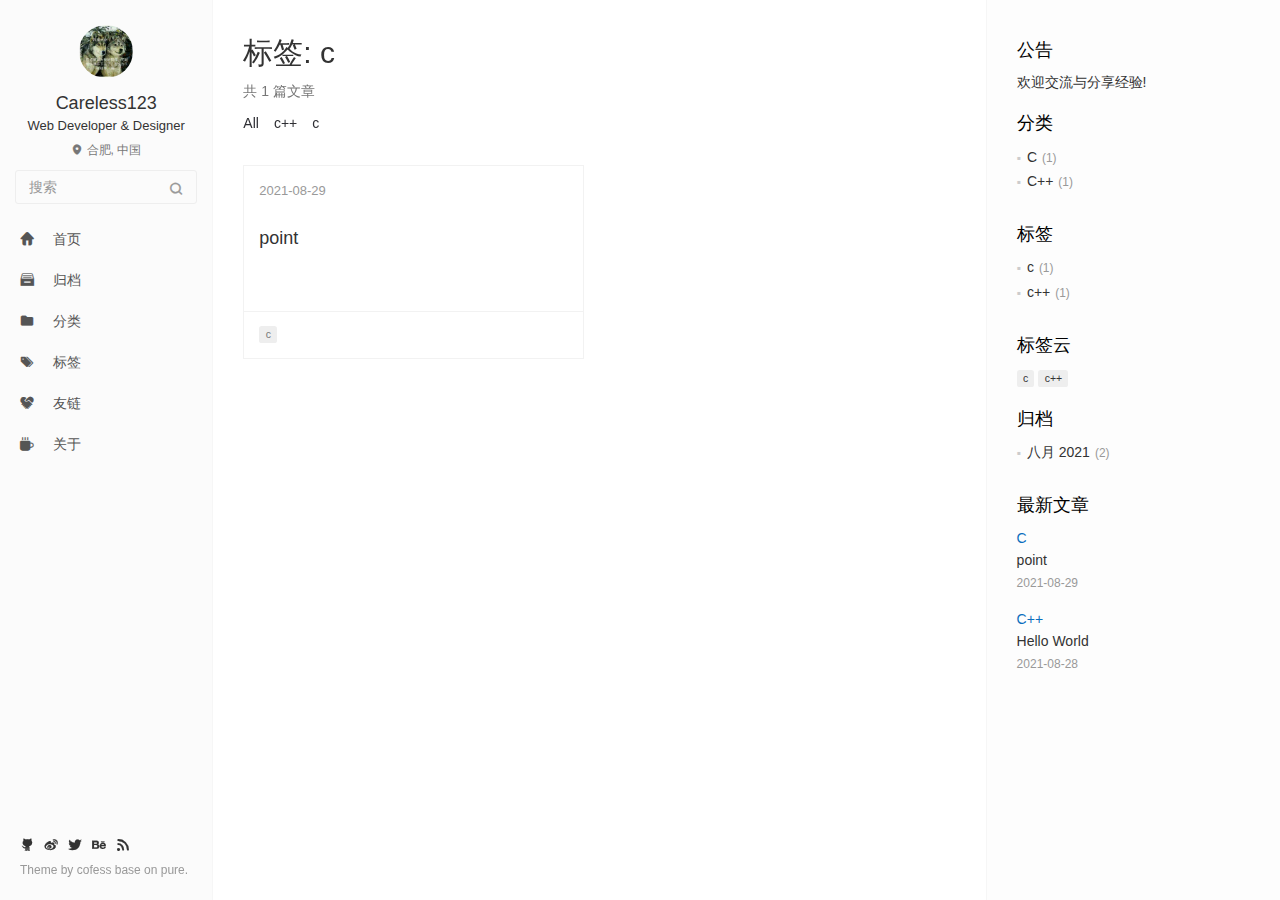
<file: tags/c/index.html>
<!DOCTYPE html><html lang="zh"><head><meta charset="utf-8"><meta http-equiv="X-UA-Compatible" content="IE=edge,chrome=1"><meta name="viewport" content="width=device-width,initial-scale=1,maximum-scale=1,minimum-scale=1,user-scalable=no,minimal-ui"><meta name="renderer" content="webkit"><meta http-equiv="Cache-Control" content="no-transform"><meta http-equiv="Cache-Control" content="no-siteapp"><meta name="apple-mobile-web-app-capable" content="yes"><meta name="apple-mobile-web-app-status-bar-style" content="black"><meta name="format-detection" content="telephone=no,email=no,adress=no"><meta name="theme-color" content="#000000"><meta http-equiv="window-target" content="_top"><title>标签: c | Hexo</title><meta property="og:type" content="website"><meta property="og:title" content="Hexo"><meta property="og:url" content="http://example.com/tags/c/index.html"><meta property="og:site_name" content="Hexo"><meta property="og:locale" content="zh_CN"><meta property="article:author" content="John Doe"><meta name="twitter:card" content="summary"><link rel="canonical" href="http://example.com/tags/c/index.html"><link rel="alternate" href="/atom.xml" title="Hexo" type="application/atom+xml"><link rel="icon" href="/favicon.png" type="image/x-icon"><link rel="stylesheet" href="/css/style.css"><meta name="generator" content="Hexo 5.4.0"></head><body class="main-center" itemscope itemtype="http://schema.org/WebPage"><header class="header" itemscope itemtype="http://schema.org/WPHeader"><div class="slimContent"><div class="navbar-header"><div class="profile-block text-center"><a id="avatar" href="https://github.com/cofess" target="_blank"><img class="img-circle img-rotate" src="/images/avatar.jpg" width="200" height="200"></a><h2 id="name" class="hidden-xs hidden-sm">Careless123</h2><h3 id="title" class="hidden-xs hidden-sm hidden-md">Web Developer &amp; Designer</h3><small id="location" class="text-muted hidden-xs hidden-sm"><i class="icon icon-map-marker"></i> 合肥, 中国</small></div><div class="search" id="search-form-wrap"><form class="search-form sidebar-form"><div class="input-group"><input type="text" class="search-form-input form-control" placeholder="搜索"> <span class="input-group-btn"><button type="submit" class="search-form-submit btn btn-flat" onclick="return!1"><i class="icon icon-search"></i></button></span></div></form><div class="ins-search"><div class="ins-search-mask"></div><div class="ins-search-container"><div class="ins-input-wrapper"><input type="text" class="ins-search-input" placeholder="想要查找什么..." x-webkit-speech> <button type="button" class="close ins-close ins-selectable" data-dismiss="modal" aria-label="Close"><span aria-hidden="true">×</span></button></div><div class="ins-section-wrapper"><div class="ins-section-container"></div></div></div></div></div><button class="navbar-toggle collapsed" type="button" data-toggle="collapse" data-target="#main-navbar" aria-controls="main-navbar" aria-expanded="false"><span class="sr-only">Toggle navigation</span> <span class="icon-bar"></span> <span class="icon-bar"></span> <span class="icon-bar"></span></button></div><nav id="main-navbar" class="collapse navbar-collapse" itemscope itemtype="http://schema.org/SiteNavigationElement" role="navigation"><ul class="nav navbar-nav main-nav"><li class="menu-item menu-item-home"><a href="/."><i class="icon icon-home-fill"></i> <span class="menu-title">首页</span></a></li><li class="menu-item menu-item-archives"><a href="/archives"><i class="icon icon-archives-fill"></i> <span class="menu-title">归档</span></a></li><li class="menu-item menu-item-categories"><a href="/categories"><i class="icon icon-folder"></i> <span class="menu-title">分类</span></a></li><li class="menu-item menu-item-tags"><a href="/tags"><i class="icon icon-tags"></i> <span class="menu-title">标签</span></a></li><li class="menu-item menu-item-links"><a href="/links"><i class="icon icon-friendship"></i> <span class="menu-title">友链</span></a></li><li class="menu-item menu-item-about"><a href="/about"><i class="icon icon-cup-fill"></i> <span class="menu-title">关于</span></a></li></ul><ul class="social-links"><li><a href="https://github.com/cofess" target="_blank" title="Github" data-toggle="tooltip" data-placement="top"><i class="icon icon-github"></i></a></li><li><a href="http://weibo.com/cofess" target="_blank" title="Weibo" data-toggle="tooltip" data-placement="top"><i class="icon icon-weibo"></i></a></li><li><a href="https://twitter.com/iwebued" target="_blank" title="Twitter" data-toggle="tooltip" data-placement="top"><i class="icon icon-twitter"></i></a></li><li><a href="https://www.behance.net/cofess" target="_blank" title="Behance" data-toggle="tooltip" data-placement="top"><i class="icon icon-behance"></i></a></li><li><a href="/atom.xml" target="_blank" title="Rss" data-toggle="tooltip" data-placement="top"><i class="icon icon-rss"></i></a></li></ul></nav></div></header><aside class="sidebar" itemscope itemtype="http://schema.org/WPSideBar"><div class="slimContent"><div class="widget"><h3 class="widget-title">公告</h3><div class="widget-body"><div id="board"><div class="content"><p>欢迎交流与分享经验!</p></div></div></div></div><div class="widget"><h3 class="widget-title">分类</h3><div class="widget-body"><ul class="category-list"><li class="category-list-item"><a class="category-list-link" href="/categories/C/">C</a><span class="category-list-count">1</span></li><li class="category-list-item"><a class="category-list-link" href="/categories/C/">C++</a><span class="category-list-count">1</span></li></ul></div></div><div class="widget"><h3 class="widget-title">标签</h3><div class="widget-body"><ul class="tag-list" itemprop="keywords"><li class="tag-list-item"><a class="tag-list-link" href="/tags/c/" rel="tag">c</a><span class="tag-list-count">1</span></li><li class="tag-list-item"><a class="tag-list-link" href="/tags/c/" rel="tag">c++</a><span class="tag-list-count">1</span></li></ul></div></div><div class="widget"><h3 class="widget-title">标签云</h3><div class="widget-body tagcloud"><a href="/tags/c/" style="font-size:13px">c</a> <a href="/tags/c/" style="font-size:13px">c++</a></div></div><div class="widget"><h3 class="widget-title">归档</h3><div class="widget-body"><ul class="archive-list"><li class="archive-list-item"><a class="archive-list-link" href="/archives/2021/08/">八月 2021</a><span class="archive-list-count">2</span></li></ul></div></div><div class="widget"><h3 class="widget-title">最新文章</h3><div class="widget-body"><ul class="recent-post-list list-unstyled no-thumbnail"><li><div class="item-inner"><p class="item-category"><a class="category-link" href="/categories/C/">C</a></p><p class="item-title"><a href="/2021/08/29/point/" class="title">point</a></p><p class="item-date"><time datetime="2021-08-28T16:34:17.326Z" itemprop="datePublished">2021-08-29</time></p></div></li><li><div class="item-inner"><p class="item-category"><a class="category-link" href="/categories/C/">C++</a></p><p class="item-title"><a href="/2021/08/28/hello-world/" class="title">Hello World</a></p><p class="item-date"><time datetime="2021-08-28T09:32:02.908Z" itemprop="datePublished">2021-08-28</time></p></div></li></ul></div></div></div></aside><main class="main" role="main"><article class="content article article-tags post-type-list" itemscope><header class="article-header"><h1 itemprop="name" class="hidden-xs">标签: c</h1><p class="text-muted hidden-xs">共 1 篇文章</p><nav role="navigation" id="nav-main" class="okayNav"><ul><li><a href="/tags">All</a></li><li><a href="/tags/c/">c++</a></li><li><a href="/tags/c/">c</a></li></ul></nav></header><div class="article-body"><div class="row"><div class="col-md-6"><article class="panel panel-default hover-shadow hover-grow" itemscope itemtype="http://schema.org/BlogPosting"><div class="panel-body"><div class="article-meta"><time datetime="2021-08-28T16:34:17.326Z" itemprop="datePublished">2021-08-29</time></div><h3 class="article-title" itemprop="name"><a class="article-link" href="/2021/08/29/point/">point</a></h3></div><div class="panel-footer"><a href="/tags/c/" class="label label-default mb">c</a></div></article></div></div></div></article></main><footer class="footer" itemscope itemtype="http://schema.org/WPFooter"><ul class="social-links"><li><a href="https://github.com/cofess" target="_blank" title="Github" data-toggle="tooltip" data-placement="top"><i class="icon icon-github"></i></a></li><li><a href="http://weibo.com/cofess" target="_blank" title="Weibo" data-toggle="tooltip" data-placement="top"><i class="icon icon-weibo"></i></a></li><li><a href="https://twitter.com/iwebued" target="_blank" title="Twitter" data-toggle="tooltip" data-placement="top"><i class="icon icon-twitter"></i></a></li><li><a href="https://www.behance.net/cofess" target="_blank" title="Behance" data-toggle="tooltip" data-placement="top"><i class="icon icon-behance"></i></a></li><li><a href="/atom.xml" target="_blank" title="Rss" data-toggle="tooltip" data-placement="top"><i class="icon icon-rss"></i></a></li></ul><div class="copyright"><div class="publishby">Theme by <a href="https://github.com/cofess" target="_blank">cofess </a>base on <a href="https://github.com/cofess/hexo-theme-pure" target="_blank">pure</a>.</div></div></footer><script src="//cdn.jsdelivr.net/npm/jquery@1.12.4/dist/jquery.min.js"></script><script>window.jQuery||document.write('<script src="js/jquery.min.js"><\/script>')</script><script src="/js/plugin.min.js"></script><script src="/js/application.js"></script><script>window.INSIGHT_CONFIG={TRANSLATION:{POSTS:"文章",PAGES:"页面",CATEGORIES:"分类",TAGS:"标签",UNTITLED:"(未命名)"},ROOT_URL:"/",CONTENT_URL:"/content.json"}</script><script src="/js/insight.js"></script></body></html>
</file>
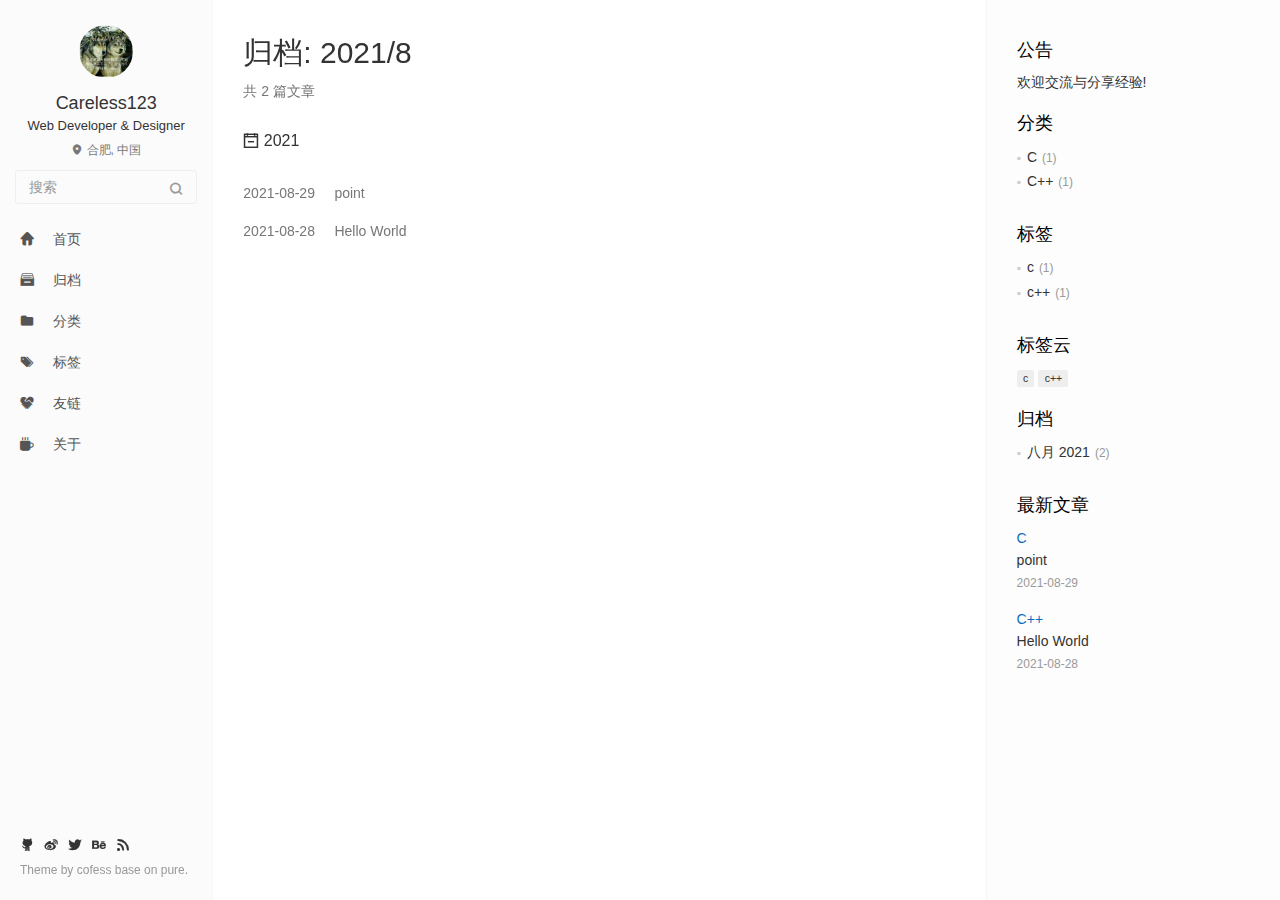
<file: archives/2021/08/index.html>
<!DOCTYPE html><html lang="zh"><head><meta charset="utf-8"><meta http-equiv="X-UA-Compatible" content="IE=edge,chrome=1"><meta name="viewport" content="width=device-width,initial-scale=1,maximum-scale=1,minimum-scale=1,user-scalable=no,minimal-ui"><meta name="renderer" content="webkit"><meta http-equiv="Cache-Control" content="no-transform"><meta http-equiv="Cache-Control" content="no-siteapp"><meta name="apple-mobile-web-app-capable" content="yes"><meta name="apple-mobile-web-app-status-bar-style" content="black"><meta name="format-detection" content="telephone=no,email=no,adress=no"><meta name="theme-color" content="#000000"><meta http-equiv="window-target" content="_top"><title>归档: 2021/8 | Hexo</title><meta property="og:type" content="website"><meta property="og:title" content="Hexo"><meta property="og:url" content="http://example.com/archives/2021/08/index.html"><meta property="og:site_name" content="Hexo"><meta property="og:locale" content="zh_CN"><meta property="article:author" content="John Doe"><meta name="twitter:card" content="summary"><link rel="canonical" href="http://example.com/archives/2021/08/index.html"><link rel="alternate" href="/atom.xml" title="Hexo" type="application/atom+xml"><link rel="icon" href="/favicon.png" type="image/x-icon"><link rel="stylesheet" href="/css/style.css"><meta name="generator" content="Hexo 5.4.0"></head><body class="main-center" itemscope itemtype="http://schema.org/WebPage"><header class="header" itemscope itemtype="http://schema.org/WPHeader"><div class="slimContent"><div class="navbar-header"><div class="profile-block text-center"><a id="avatar" href="https://github.com/cofess" target="_blank"><img class="img-circle img-rotate" src="/images/avatar.jpg" width="200" height="200"></a><h2 id="name" class="hidden-xs hidden-sm">Careless123</h2><h3 id="title" class="hidden-xs hidden-sm hidden-md">Web Developer &amp; Designer</h3><small id="location" class="text-muted hidden-xs hidden-sm"><i class="icon icon-map-marker"></i> 合肥, 中国</small></div><div class="search" id="search-form-wrap"><form class="search-form sidebar-form"><div class="input-group"><input type="text" class="search-form-input form-control" placeholder="搜索"> <span class="input-group-btn"><button type="submit" class="search-form-submit btn btn-flat" onclick="return!1"><i class="icon icon-search"></i></button></span></div></form><div class="ins-search"><div class="ins-search-mask"></div><div class="ins-search-container"><div class="ins-input-wrapper"><input type="text" class="ins-search-input" placeholder="想要查找什么..." x-webkit-speech> <button type="button" class="close ins-close ins-selectable" data-dismiss="modal" aria-label="Close"><span aria-hidden="true">×</span></button></div><div class="ins-section-wrapper"><div class="ins-section-container"></div></div></div></div></div><button class="navbar-toggle collapsed" type="button" data-toggle="collapse" data-target="#main-navbar" aria-controls="main-navbar" aria-expanded="false"><span class="sr-only">Toggle navigation</span> <span class="icon-bar"></span> <span class="icon-bar"></span> <span class="icon-bar"></span></button></div><nav id="main-navbar" class="collapse navbar-collapse" itemscope itemtype="http://schema.org/SiteNavigationElement" role="navigation"><ul class="nav navbar-nav main-nav"><li class="menu-item menu-item-home"><a href="/."><i class="icon icon-home-fill"></i> <span class="menu-title">首页</span></a></li><li class="menu-item menu-item-archives"><a href="/archives"><i class="icon icon-archives-fill"></i> <span class="menu-title">归档</span></a></li><li class="menu-item menu-item-categories"><a href="/categories"><i class="icon icon-folder"></i> <span class="menu-title">分类</span></a></li><li class="menu-item menu-item-tags"><a href="/tags"><i class="icon icon-tags"></i> <span class="menu-title">标签</span></a></li><li class="menu-item menu-item-links"><a href="/links"><i class="icon icon-friendship"></i> <span class="menu-title">友链</span></a></li><li class="menu-item menu-item-about"><a href="/about"><i class="icon icon-cup-fill"></i> <span class="menu-title">关于</span></a></li></ul><ul class="social-links"><li><a href="https://github.com/cofess" target="_blank" title="Github" data-toggle="tooltip" data-placement="top"><i class="icon icon-github"></i></a></li><li><a href="http://weibo.com/cofess" target="_blank" title="Weibo" data-toggle="tooltip" data-placement="top"><i class="icon icon-weibo"></i></a></li><li><a href="https://twitter.com/iwebued" target="_blank" title="Twitter" data-toggle="tooltip" data-placement="top"><i class="icon icon-twitter"></i></a></li><li><a href="https://www.behance.net/cofess" target="_blank" title="Behance" data-toggle="tooltip" data-placement="top"><i class="icon icon-behance"></i></a></li><li><a href="/atom.xml" target="_blank" title="Rss" data-toggle="tooltip" data-placement="top"><i class="icon icon-rss"></i></a></li></ul></nav></div></header><aside class="sidebar" itemscope itemtype="http://schema.org/WPSideBar"><div class="slimContent"><div class="widget"><h3 class="widget-title">公告</h3><div class="widget-body"><div id="board"><div class="content"><p>欢迎交流与分享经验!</p></div></div></div></div><div class="widget"><h3 class="widget-title">分类</h3><div class="widget-body"><ul class="category-list"><li class="category-list-item"><a class="category-list-link" href="/categories/C/">C</a><span class="category-list-count">1</span></li><li class="category-list-item"><a class="category-list-link" href="/categories/C/">C++</a><span class="category-list-count">1</span></li></ul></div></div><div class="widget"><h3 class="widget-title">标签</h3><div class="widget-body"><ul class="tag-list" itemprop="keywords"><li class="tag-list-item"><a class="tag-list-link" href="/tags/c/" rel="tag">c</a><span class="tag-list-count">1</span></li><li class="tag-list-item"><a class="tag-list-link" href="/tags/c/" rel="tag">c++</a><span class="tag-list-count">1</span></li></ul></div></div><div class="widget"><h3 class="widget-title">标签云</h3><div class="widget-body tagcloud"><a href="/tags/c/" style="font-size:13px">c</a> <a href="/tags/c/" style="font-size:13px">c++</a></div></div><div class="widget"><h3 class="widget-title">归档</h3><div class="widget-body"><ul class="archive-list"><li class="archive-list-item"><a class="archive-list-link" href="/archives/2021/08/">八月 2021</a><span class="archive-list-count">2</span></li></ul></div></div><div class="widget"><h3 class="widget-title">最新文章</h3><div class="widget-body"><ul class="recent-post-list list-unstyled no-thumbnail"><li><div class="item-inner"><p class="item-category"><a class="category-link" href="/categories/C/">C</a></p><p class="item-title"><a href="/2021/08/29/point/" class="title">point</a></p><p class="item-date"><time datetime="2021-08-28T16:34:17.326Z" itemprop="datePublished">2021-08-29</time></p></div></li><li><div class="item-inner"><p class="item-category"><a class="category-link" href="/categories/C/">C++</a></p><p class="item-title"><a href="/2021/08/28/hello-world/" class="title">Hello World</a></p><p class="item-date"><time datetime="2021-08-28T09:32:02.908Z" itemprop="datePublished">2021-08-28</time></p></div></li></ul></div></div></div></aside><main class="main" role="main"><article class="content article article-archives article-type-list" itemscope><header class="article-header"><h1 itemprop="title">归档: 2021/8</h1><p class="text-muted">共 2 篇文章</p></header><div class="article-body"><section class="panel panel-default b-no"><div class="panel-heading" role="tab"><h3 class="panel-title"><a data-toggle="collapse" href="#collapse2021" aria-expanded="true"><i class="icon icon-calendar-plus text-active"></i><i class="icon icon-calendar-minus text"></i> 2021</a></h3></div><div id="collapse2021" class="panel-collapse collapse in" role="tabpanel" aria-labelledby="heading2021"><div class="panel-body"><div class="collection"><a href="/2021/08/29/point/" class="collection-item" target="_blank" itemprop="url"><time datetime="2021-08-28T16:34:17.326Z" itemprop="datePublished">2021-08-29</time> <span>&nbsp;&nbsp;&nbsp;</span> point </a><a href="/2021/08/28/hello-world/" class="collection-item" target="_blank" itemprop="url"><time datetime="2021-08-28T09:32:02.908Z" itemprop="datePublished">2021-08-28</time> <span>&nbsp;&nbsp;&nbsp;</span> Hello World</a></div></div></div></section></div></article></main><footer class="footer" itemscope itemtype="http://schema.org/WPFooter"><ul class="social-links"><li><a href="https://github.com/cofess" target="_blank" title="Github" data-toggle="tooltip" data-placement="top"><i class="icon icon-github"></i></a></li><li><a href="http://weibo.com/cofess" target="_blank" title="Weibo" data-toggle="tooltip" data-placement="top"><i class="icon icon-weibo"></i></a></li><li><a href="https://twitter.com/iwebued" target="_blank" title="Twitter" data-toggle="tooltip" data-placement="top"><i class="icon icon-twitter"></i></a></li><li><a href="https://www.behance.net/cofess" target="_blank" title="Behance" data-toggle="tooltip" data-placement="top"><i class="icon icon-behance"></i></a></li><li><a href="/atom.xml" target="_blank" title="Rss" data-toggle="tooltip" data-placement="top"><i class="icon icon-rss"></i></a></li></ul><div class="copyright"><div class="publishby">Theme by <a href="https://github.com/cofess" target="_blank">cofess </a>base on <a href="https://github.com/cofess/hexo-theme-pure" target="_blank">pure</a>.</div></div></footer><script src="//cdn.jsdelivr.net/npm/jquery@1.12.4/dist/jquery.min.js"></script><script>window.jQuery||document.write('<script src="js/jquery.min.js"><\/script>')</script><script src="/js/plugin.min.js"></script><script src="/js/application.js"></script><script>window.INSIGHT_CONFIG={TRANSLATION:{POSTS:"文章",PAGES:"页面",CATEGORIES:"分类",TAGS:"标签",UNTITLED:"(未命名)"},ROOT_URL:"/",CONTENT_URL:"/content.json"}</script><script src="/js/insight.js"></script></body></html>
</file>
<file: css/style.css>
/* build time:Sun Aug 29 2021 01:51:37 GMT+0800 (中国标准时间)*/
@charset "UTF-8";/*!
 * Bootstrap v3.3.7 (http://getbootstrap.com)
 * Copyright 2011-2016 Twitter, Inc.
 * Licensed under MIT (https://github.com/twbs/bootstrap/blob/master/LICENSE)
 *//*! normalize.css v3.0.3 | MIT License | github.com/necolas/normalize.css */html{font-family:sans-serif;-ms-text-size-adjust:100%;-webkit-text-size-adjust:100%}body{margin:0}article,aside,details,figcaption,figure,footer,header,hgroup,main,menu,nav,section,summary{display:block}audio,canvas,progress,video{display:inline-block;vertical-align:baseline}audio:not([controls]){display:none;height:0}[hidden],template{display:none}a{background-color:transparent}a:active,a:hover{outline:0}abbr[title]{border-bottom:1px dotted}b,strong{font-weight:700}dfn{font-style:italic}h1{font-size:2em;margin:.67em 0}mark{background:#ff0;color:#000}small{font-size:80%}sub,sup{font-size:75%;line-height:0;position:relative;vertical-align:baseline}sup{top:-.5em}sub{bottom:-.25em}img{border:0}svg:not(:root){overflow:hidden}figure{margin:1em 40px}hr{-webkit-box-sizing:content-box;box-sizing:content-box;height:0}pre{overflow:auto}code,kbd,pre,samp{font-family:monospace,monospace;font-size:1em}button,input,optgroup,select,textarea{color:inherit;font:inherit;margin:0}button{overflow:visible}button,select{text-transform:none}button,html input[type=button],input[type=reset],input[type=submit]{-webkit-appearance:button;cursor:pointer}button[disabled],html input[disabled]{cursor:default}button::-moz-focus-inner,input::-moz-focus-inner{border:0;padding:0}input{line-height:normal}input[type=checkbox],input[type=radio]{-webkit-box-sizing:border-box;box-sizing:border-box;padding:0}input[type=number]::-webkit-inner-spin-button,input[type=number]::-webkit-outer-spin-button{height:auto}input[type=search]{-webkit-appearance:textfield;-webkit-box-sizing:content-box;box-sizing:content-box}input[type=search]::-webkit-search-cancel-button,input[type=search]::-webkit-search-decoration{-webkit-appearance:none}fieldset{border:1px solid silver;margin:0 2px;padding:.35em .625em .75em}legend{border:0;padding:0}textarea{overflow:auto}optgroup{font-weight:700}table{border-collapse:collapse;border-spacing:0}td,th{padding:0}/*! Source: https://github.com/h5bp/html5-boilerplate/blob/master/src/css/main.css */*{-webkit-box-sizing:border-box;box-sizing:border-box}:after,:before{-webkit-box-sizing:border-box;box-sizing:border-box}html{font-size:10px;-webkit-tap-highlight-color:transparent}button,input,select,textarea{font-family:inherit;font-size:inherit;line-height:inherit}a{color:#2196f3;text-decoration:none}a:focus,a:hover{color:#0a6ebd;text-decoration:underline}a:focus{outline:5px auto -webkit-focus-ring-color;outline-offset:-2px}figure{margin:0}img{vertical-align:middle}.img-responsive{display:block;max-width:100%;height:auto}.img-rounded{border-radius:6px}.img-thumbnail{padding:4px;line-height:1.57143;background-color:#fff;border:1px solid #ddd;border-radius:4px;-webkit-transition:all .2s ease-in-out;transition:all .2s ease-in-out;display:inline-block;max-width:100%;height:auto}.img-circle{border-radius:50%}hr{margin-top:21px;margin-bottom:21px;border:0;border-top:1px solid #eee}.sr-only{position:absolute;width:1px;height:1px;margin:-1px;padding:0;overflow:hidden;clip:rect(0,0,0,0);border:0}.sr-only-focusable:active,.sr-only-focusable:focus{position:static;width:auto;height:auto;margin:0;overflow:visible;clip:auto}[role=button]{cursor:pointer}.h1,.h2,.h3,.h4,.h5,.h6,h1,h2,h3,h4,h5,h6{font-family:inherit;font-weight:500;line-height:1.1;color:inherit}.h1 .small,.h1 small,.h2 .small,.h2 small,.h3 .small,.h3 small,.h4 .small,.h4 small,.h5 .small,.h5 small,.h6 .small,.h6 small,h1 .small,h1 small,h2 .small,h2 small,h3 .small,h3 small,h4 .small,h4 small,h5 .small,h5 small,h6 .small,h6 small{font-weight:400;line-height:1;color:#777}.h1,.h2,.h3,h1,h2,h3{margin-top:21px;margin-bottom:10.5px}.h1 .small,.h1 small,.h2 .small,.h2 small,.h3 .small,.h3 small,h1 .small,h1 small,h2 .small,h2 small,h3 .small,h3 small{font-size:65%}.h4,.h5,.h6,h4,h5,h6{margin-top:10.5px;margin-bottom:10.5px}.h4 .small,.h4 small,.h5 .small,.h5 small,.h6 .small,.h6 small,h4 .small,h4 small,h5 .small,h5 small,h6 .small,h6 small{font-size:75%}.h1,h1{font-size:30px}.h2,h2{font-size:26px}.h3,h3{font-size:22px}.h4,h4{font-size:18px}.h5,h5{font-size:14px}.h6,h6{font-size:12px}p{margin:0 0 10.5px}.lead{margin-bottom:21px;font-size:16px;font-weight:300;line-height:1.4}.small,small{font-size:85%}.mark,mark{background-color:#fcf8e3;padding:.2em}.text-left{text-align:left}.text-right{text-align:right}.text-center{text-align:center}.text-justify{text-align:justify}.text-nowrap{white-space:nowrap}.text-lowercase{text-transform:lowercase}.initialism,.text-uppercase{text-transform:uppercase}.text-capitalize{text-transform:capitalize}.text-muted{color:#777!important}.text-primary{color:#2196f3}a.text-primary:focus,a.text-primary:hover{color:#0c7cd5}.text-success{color:#3c763d}a.text-success:focus,a.text-success:hover{color:#2b542c}.text-info{color:#31708f}a.text-info:focus,a.text-info:hover{color:#245269}.text-warning{color:#8a6d3b}a.text-warning:focus,a.text-warning:hover{color:#66512c}.text-danger{color:#a94442}a.text-danger:focus,a.text-danger:hover{color:#843534}.bg-primary{color:#fff}.bg-primary{background-color:#2196f3}a.bg-primary:focus,a.bg-primary:hover{background-color:#0c7cd5}.bg-success{background-color:#dff0d8}a.bg-success:focus,a.bg-success:hover{background-color:#c1e2b3}.bg-info{background-color:#d9edf7}a.bg-info:focus,a.bg-info:hover{background-color:#afd9ee}.bg-warning{background-color:#fcf8e3}a.bg-warning:focus,a.bg-warning:hover{background-color:#f7ecb5}.bg-danger{background-color:#f2dede}a.bg-danger:focus,a.bg-danger:hover{background-color:#e4b9b9}.page-header{padding-bottom:9.5px;margin:42px 0 21px;border-bottom:1px solid #eee}ol,ul{margin-top:0;margin-bottom:10.5px}ol ol,ol ul,ul ol,ul ul{margin-bottom:0}.list-unstyled{padding-left:0;list-style:none}.list-inline{padding-left:0;list-style:none;margin-left:-5px}.list-inline>li{display:inline-block;padding-left:5px;padding-right:5px}dl{margin-top:0;margin-bottom:21px}dd,dt{line-height:1.57143}dt{font-weight:700}dd{margin-left:0}.dl-horizontal dd:after,.dl-horizontal dd:before{content:" ";display:table}.dl-horizontal dd:after{clear:both}abbr[data-original-title],abbr[title]{cursor:help;border-bottom:1px dotted #777}.initialism{font-size:90%}blockquote{padding:10.5px 16px;margin:0 0 21px;border:1px dotted #eee;border-left:3px solid #eee;background-color:#fbfbfb}blockquote ol:last-child,blockquote p:last-child,blockquote ul:last-child{margin-bottom:0}blockquote .small,blockquote footer,blockquote small{display:block;font-size:80%;line-height:1.57143;color:#777}blockquote .small:before,blockquote footer:before,blockquote small:before{content:'\2014 \00A0'}.blockquote-reverse,blockquote.pull-right{padding-right:15px;padding-left:0;border-right:5px solid #eee;border-left:0;text-align:right}.blockquote-reverse .small:before,.blockquote-reverse footer:before,.blockquote-reverse small:before,blockquote.pull-right .small:before,blockquote.pull-right footer:before,blockquote.pull-right small:before{content:''}.blockquote-reverse .small:after,.blockquote-reverse footer:after,.blockquote-reverse small:after,blockquote.pull-right .small:after,blockquote.pull-right footer:after,blockquote.pull-right small:after{content:'\00A0 \2014'}address{margin-bottom:21px;font-style:normal;line-height:1.57143}.container{margin-right:auto;margin-left:auto;padding-left:15px;padding-right:15px}.container:after,.container:before{content:" ";display:table}.container:after{clear:both}.container-fluid{margin-right:auto;margin-left:auto;padding-left:15px;padding-right:15px}.container-fluid:after,.container-fluid:before{content:" ";display:table}.container-fluid:after{clear:both}.row{margin-left:-15px;margin-right:-15px}.row:after,.row:before{content:" ";display:table}.row:after{clear:both}.col-lg-1,.col-lg-10,.col-lg-11,.col-lg-12,.col-lg-2,.col-lg-3,.col-lg-4,.col-lg-5,.col-lg-6,.col-lg-7,.col-lg-8,.col-lg-9,.col-md-1,.col-md-10,.col-md-11,.col-md-12,.col-md-2,.col-md-3,.col-md-4,.col-md-5,.col-md-6,.col-md-7,.col-md-8,.col-md-9,.col-sm-1,.col-sm-10,.col-sm-11,.col-sm-12,.col-sm-2,.col-sm-3,.col-sm-4,.col-sm-5,.col-sm-6,.col-sm-7,.col-sm-8,.col-sm-9,.col-xs-1,.col-xs-10,.col-xs-11,.col-xs-12,.col-xs-2,.col-xs-3,.col-xs-4,.col-xs-5,.col-xs-6,.col-xs-7,.col-xs-8,.col-xs-9{position:relative;min-height:1px;padding-left:15px;padding-right:15px}.col-xs-1,.col-xs-10,.col-xs-11,.col-xs-12,.col-xs-2,.col-xs-3,.col-xs-4,.col-xs-5,.col-xs-6,.col-xs-7,.col-xs-8,.col-xs-9{float:left}.col-xs-1{width:8.33333%}.col-xs-2{width:16.66667%}.col-xs-3{width:25%}.col-xs-4{width:33.33333%}.col-xs-5{width:41.66667%}.col-xs-6{width:50%}.col-xs-7{width:58.33333%}.col-xs-8{width:66.66667%}.col-xs-9{width:75%}.col-xs-10{width:83.33333%}.col-xs-11{width:91.66667%}.col-xs-12{width:100%}.col-xs-pull-0{right:auto}.col-xs-pull-1{right:8.33333%}.col-xs-pull-2{right:16.66667%}.col-xs-pull-3{right:25%}.col-xs-pull-4{right:33.33333%}.col-xs-pull-5{right:41.66667%}.col-xs-pull-6{right:50%}.col-xs-pull-7{right:58.33333%}.col-xs-pull-8{right:66.66667%}.col-xs-pull-9{right:75%}.col-xs-pull-10{right:83.33333%}.col-xs-pull-11{right:91.66667%}.col-xs-pull-12{right:100%}.col-xs-push-0{left:auto}.col-xs-push-1{left:8.33333%}.col-xs-push-2{left:16.66667%}.col-xs-push-3{left:25%}.col-xs-push-4{left:33.33333%}.col-xs-push-5{left:41.66667%}.col-xs-push-6{left:50%}.col-xs-push-7{left:58.33333%}.col-xs-push-8{left:66.66667%}.col-xs-push-9{left:75%}.col-xs-push-10{left:83.33333%}.col-xs-push-11{left:91.66667%}.col-xs-push-12{left:100%}.col-xs-offset-0{margin-left:0}.col-xs-offset-1{margin-left:8.33333%}.col-xs-offset-2{margin-left:16.66667%}.col-xs-offset-3{margin-left:25%}.col-xs-offset-4{margin-left:33.33333%}.col-xs-offset-5{margin-left:41.66667%}.col-xs-offset-6{margin-left:50%}.col-xs-offset-7{margin-left:58.33333%}.col-xs-offset-8{margin-left:66.66667%}.col-xs-offset-9{margin-left:75%}.col-xs-offset-10{margin-left:83.33333%}.col-xs-offset-11{margin-left:91.66667%}.col-xs-offset-12{margin-left:100%}.btn{display:inline-block;margin-bottom:0;font-weight:400;text-align:center;vertical-align:middle;-ms-touch-action:manipulation;touch-action:manipulation;cursor:pointer;background-image:none;border:1px solid transparent;white-space:nowrap;padding:6px 12px;font-size:14px;line-height:1.57143;border-radius:4px;-webkit-user-select:none;-moz-user-select:none;-ms-user-select:none;user-select:none}.btn.active.focus,.btn.active:focus,.btn.focus,.btn:active.focus,.btn:active:focus,.btn:focus{outline:5px auto -webkit-focus-ring-color;outline-offset:-2px}.btn.focus,.btn:focus,.btn:hover{color:#333;text-decoration:none}.btn.active,.btn:active{outline:0;background-image:none;-webkit-box-shadow:inset 0 3px 5px rgba(0,0,0,.125);box-shadow:inset 0 3px 5px rgba(0,0,0,.125)}.btn.disabled,.btn[disabled],fieldset[disabled] .btn{cursor:not-allowed;opacity:.65;-webkit-box-shadow:none;box-shadow:none}a.btn.disabled,fieldset[disabled] a.btn{pointer-events:none}.btn-default{color:#333;background-color:#fff;border-color:#ccc}.btn-default.focus,.btn-default:focus{color:#333;background-color:#e6e6e6;border-color:#8c8c8c}.btn-default:hover{color:#333;background-color:#e6e6e6;border-color:#adadad}.btn-default.active,.btn-default:active,.open>.btn-default.dropdown-toggle{color:#333;background-color:#e6e6e6;border-color:#adadad}.btn-default.active.focus,.btn-default.active:focus,.btn-default.active:hover,.btn-default:active.focus,.btn-default:active:focus,.btn-default:active:hover,.open>.btn-default.dropdown-toggle.focus,.open>.btn-default.dropdown-toggle:focus,.open>.btn-default.dropdown-toggle:hover{color:#333;background-color:#d4d4d4;border-color:#8c8c8c}.btn-default.active,.btn-default:active,.open>.btn-default.dropdown-toggle{background-image:none}.btn-default.disabled.focus,.btn-default.disabled:focus,.btn-default.disabled:hover,.btn-default[disabled].focus,.btn-default[disabled]:focus,.btn-default[disabled]:hover,fieldset[disabled] .btn-default.focus,fieldset[disabled] .btn-default:focus,fieldset[disabled] .btn-default:hover{background-color:#fff;border-color:#ccc}.btn-default .badge{color:#fff;background-color:#333}.btn-primary{color:#fff;background-color:#2196f3;border-color:#0d8aee}.btn-primary.focus,.btn-primary:focus{color:#fff;background-color:#0c7cd5;border-color:#064475}.btn-primary:hover{color:#fff;background-color:#0c7cd5;border-color:#0a68b4}.btn-primary.active,.btn-primary:active,.open>.btn-primary.dropdown-toggle{color:#fff;background-color:#0c7cd5;border-color:#0a68b4}.btn-primary.active.focus,.btn-primary.active:focus,.btn-primary.active:hover,.btn-primary:active.focus,.btn-primary:active:focus,.btn-primary:active:hover,.open>.btn-primary.dropdown-toggle.focus,.open>.btn-primary.dropdown-toggle:focus,.open>.btn-primary.dropdown-toggle:hover{color:#fff;background-color:#0a68b4;border-color:#064475}.btn-primary.active,.btn-primary:active,.open>.btn-primary.dropdown-toggle{background-image:none}.btn-primary.disabled.focus,.btn-primary.disabled:focus,.btn-primary.disabled:hover,.btn-primary[disabled].focus,.btn-primary[disabled]:focus,.btn-primary[disabled]:hover,fieldset[disabled] .btn-primary.focus,fieldset[disabled] .btn-primary:focus,fieldset[disabled] .btn-primary:hover{background-color:#2196f3;border-color:#0d8aee}.btn-primary .badge{color:#2196f3;background-color:#fff}.btn-success{color:#fff;background-color:#5cb85c;border-color:#4cae4c}.btn-success.focus,.btn-success:focus{color:#fff;background-color:#449d44;border-color:#255625}.btn-success:hover{color:#fff;background-color:#449d44;border-color:#398439}.btn-success.active,.btn-success:active,.open>.btn-success.dropdown-toggle{color:#fff;background-color:#449d44;border-color:#398439}.btn-success.active.focus,.btn-success.active:focus,.btn-success.active:hover,.btn-success:active.focus,.btn-success:active:focus,.btn-success:active:hover,.open>.btn-success.dropdown-toggle.focus,.open>.btn-success.dropdown-toggle:focus,.open>.btn-success.dropdown-toggle:hover{color:#fff;background-color:#398439;border-color:#255625}.btn-success.active,.btn-success:active,.open>.btn-success.dropdown-toggle{background-image:none}.btn-success.disabled.focus,.btn-success.disabled:focus,.btn-success.disabled:hover,.btn-success[disabled].focus,.btn-success[disabled]:focus,.btn-success[disabled]:hover,fieldset[disabled] .btn-success.focus,fieldset[disabled] .btn-success:focus,fieldset[disabled] .btn-success:hover{background-color:#5cb85c;border-color:#4cae4c}.btn-success .badge{color:#5cb85c;background-color:#fff}.btn-info{color:#fff;background-color:#56ccf2;border-color:#3ec5f0}.btn-info.focus,.btn-info:focus{color:#fff;background-color:#27beee;border-color:#0d7ea3}.btn-info:hover{color:#fff;background-color:#27beee;border-color:#11aee0}.btn-info.active,.btn-info:active,.open>.btn-info.dropdown-toggle{color:#fff;background-color:#27beee;border-color:#11aee0}.btn-info.active.focus,.btn-info.active:focus,.btn-info.active:hover,.btn-info:active.focus,.btn-info:active:focus,.btn-info:active:hover,.open>.btn-info.dropdown-toggle.focus,.open>.btn-info.dropdown-toggle:focus,.open>.btn-info.dropdown-toggle:hover{color:#fff;background-color:#11aee0;border-color:#0d7ea3}.btn-info.active,.btn-info:active,.open>.btn-info.dropdown-toggle{background-image:none}.btn-info.disabled.focus,.btn-info.disabled:focus,.btn-info.disabled:hover,.btn-info[disabled].focus,.btn-info[disabled]:focus,.btn-info[disabled]:hover,fieldset[disabled] .btn-info.focus,fieldset[disabled] .btn-info:focus,fieldset[disabled] .btn-info:hover{background-color:#56ccf2;border-color:#3ec5f0}.btn-info .badge{color:#56ccf2;background-color:#fff}.btn-warning{color:#fff;background-color:#f09819;border-color:#e18b0f}.btn-warning.focus,.btn-warning:focus{color:#fff;background-color:#c97c0d;border-color:#694107}.btn-warning:hover{color:#fff;background-color:#c97c0d;border-color:#a7670b}.btn-warning.active,.btn-warning:active,.open>.btn-warning.dropdown-toggle{color:#fff;background-color:#c97c0d;border-color:#a7670b}.btn-warning.active.focus,.btn-warning.active:focus,.btn-warning.active:hover,.btn-warning:active.focus,.btn-warning:active:focus,.btn-warning:active:hover,.open>.btn-warning.dropdown-toggle.focus,.open>.btn-warning.dropdown-toggle:focus,.open>.btn-warning.dropdown-toggle:hover{color:#fff;background-color:#a7670b;border-color:#694107}.btn-warning.active,.btn-warning:active,.open>.btn-warning.dropdown-toggle{background-image:none}.btn-warning.disabled.focus,.btn-warning.disabled:focus,.btn-warning.disabled:hover,.btn-warning[disabled].focus,.btn-warning[disabled]:focus,.btn-warning[disabled]:hover,fieldset[disabled] .btn-warning.focus,fieldset[disabled] .btn-warning:focus,fieldset[disabled] .btn-warning:hover{background-color:#f09819;border-color:#e18b0f}.btn-warning .badge{color:#f09819;background-color:#fff}.btn-danger{color:#fff;background-color:#ff512f;border-color:#ff3c16}.btn-danger.focus,.btn-danger:focus{color:#fff;background-color:#fb2900;border-color:#951800}.btn-danger:hover{color:#fff;background-color:#fb2900;border-color:#d72300}.btn-danger.active,.btn-danger:active,.open>.btn-danger.dropdown-toggle{color:#fff;background-color:#fb2900;border-color:#d72300}.btn-danger.active.focus,.btn-danger.active:focus,.btn-danger.active:hover,.btn-danger:active.focus,.btn-danger:active:focus,.btn-danger:active:hover,.open>.btn-danger.dropdown-toggle.focus,.open>.btn-danger.dropdown-toggle:focus,.open>.btn-danger.dropdown-toggle:hover{color:#fff;background-color:#d72300;border-color:#951800}.btn-danger.active,.btn-danger:active,.open>.btn-danger.dropdown-toggle{background-image:none}.btn-danger.disabled.focus,.btn-danger.disabled:focus,.btn-danger.disabled:hover,.btn-danger[disabled].focus,.btn-danger[disabled]:focus,.btn-danger[disabled]:hover,fieldset[disabled] .btn-danger.focus,fieldset[disabled] .btn-danger:focus,fieldset[disabled] .btn-danger:hover{background-color:#ff512f;border-color:#ff3c16}.btn-danger .badge{color:#ff512f;background-color:#fff}.btn-link{color:#2196f3;font-weight:400;border-radius:0}.btn-link,.btn-link.active,.btn-link:active,.btn-link[disabled],fieldset[disabled] .btn-link{background-color:transparent;-webkit-box-shadow:none;box-shadow:none}.btn-link,.btn-link:active,.btn-link:focus,.btn-link:hover{border-color:transparent}.btn-link:focus,.btn-link:hover{color:#0a6ebd;text-decoration:underline;background-color:transparent}.btn-link[disabled]:focus,.btn-link[disabled]:hover,fieldset[disabled] .btn-link:focus,fieldset[disabled] .btn-link:hover{color:#777;text-decoration:none}.btn-lg{padding:10px 16px;font-size:18px;line-height:1.33333;border-radius:6px}.btn-sm{padding:5px 10px;font-size:12px;line-height:1.5;border-radius:3px}.btn-xs{padding:1px 5px;font-size:12px;line-height:1.5;border-radius:3px}.btn-block{display:block;width:100%}.btn-block+.btn-block{margin-top:5px}input[type=button].btn-block,input[type=reset].btn-block,input[type=submit].btn-block{width:100%}.fade{opacity:0;-webkit-transition:opacity .15s linear;transition:opacity .15s linear}.fade.in{opacity:1}.collapse{display:none}.collapse.in{display:block}tr.collapse.in{display:table-row}tbody.collapse.in{display:table-row-group}.collapsing{position:relative;height:0;overflow:hidden;-webkit-transition-property:height,visibility;transition-property:height,visibility;-webkit-transition-duration:.35s;transition-duration:.35s;-webkit-transition-timing-function:ease;transition-timing-function:ease}.caret{display:inline-block;width:0;height:0;margin-left:2px;vertical-align:middle;border-top:4px dashed;border-right:4px solid transparent;border-left:4px solid transparent}.dropdown,.dropup{position:relative}.dropdown-toggle:focus{outline:0}.dropdown-menu{position:absolute;top:100%;left:0;z-index:1000;display:none;float:left;min-width:160px;padding:5px 0;margin:2px 0 0;list-style:none;font-size:14px;text-align:left;background-color:#fff;border:1px solid #ccc;border:1px solid rgba(0,0,0,.15);border-radius:4px;-webkit-box-shadow:0 6px 12px rgba(0,0,0,.175);box-shadow:0 6px 12px rgba(0,0,0,.175);background-clip:padding-box}.dropdown-menu.pull-right{right:0;left:auto}.dropdown-menu .divider{height:1px;margin:9.5px 0;overflow:hidden;background-color:#e5e5e5}.dropdown-menu>li>a{display:block;padding:3px 20px;clear:both;font-weight:400;line-height:1.57143;color:#333;white-space:nowrap}.dropdown-menu>li>a:focus,.dropdown-menu>li>a:hover{text-decoration:none;color:#262626;background-color:#f5f5f5}.dropdown-menu>.active>a,.dropdown-menu>.active>a:focus,.dropdown-menu>.active>a:hover{color:#fff;text-decoration:none;outline:0;background-color:#2196f3}.dropdown-menu>.disabled>a,.dropdown-menu>.disabled>a:focus,.dropdown-menu>.disabled>a:hover{color:#777}.dropdown-menu>.disabled>a:focus,.dropdown-menu>.disabled>a:hover{text-decoration:none;background-color:transparent;background-image:none;cursor:not-allowed}.open>.dropdown-menu{display:block}.open>a{outline:0}.dropdown-menu-right{left:auto;right:0}.dropdown-menu-left{left:0;right:auto}.dropdown-header{display:block;padding:3px 20px;font-size:12px;line-height:1.57143;color:#777;white-space:nowrap}.dropdown-backdrop{position:fixed;left:0;right:0;bottom:0;top:0;z-index:990}.pull-right>.dropdown-menu{right:0;left:auto}.dropup .caret,.navbar-fixed-bottom .dropdown .caret{border-top:0;border-bottom:4px dashed;content:""}.dropup .dropdown-menu,.navbar-fixed-bottom .dropdown .dropdown-menu{top:auto;bottom:100%;margin-bottom:2px}.input-group{position:relative;display:table;border-collapse:separate}.input-group[class*=col-]{float:none;padding-left:0;padding-right:0}.input-group .form-control{position:relative;z-index:2;float:left;width:100%;margin-bottom:0}.input-group .form-control:focus{z-index:3}.input-group .form-control,.input-group-addon,.input-group-btn{display:table-cell}.input-group .form-control:not(:first-child):not(:last-child),.input-group-addon:not(:first-child):not(:last-child),.input-group-btn:not(:first-child):not(:last-child){border-radius:0}.input-group-addon,.input-group-btn{width:1%;white-space:nowrap;vertical-align:middle}.input-group-addon{padding:6px 12px;font-size:14px;font-weight:400;line-height:1;color:#555;text-align:center;background-color:#eee;border:1px solid #ccc;border-radius:4px}.input-group-addon.input-sm,.input-group-sm>.input-group-addon,.input-group-sm>.input-group-btn>.input-group-addon.btn{padding:5px 10px;font-size:12px;border-radius:3px}.input-group-addon.input-lg,.input-group-lg>.input-group-addon,.input-group-lg>.input-group-btn>.input-group-addon.btn{padding:10px 16px;font-size:18px;border-radius:6px}.input-group-addon input[type=checkbox],.input-group-addon input[type=radio]{margin-top:0}.input-group .form-control:first-child,.input-group-addon:first-child,.input-group-btn:first-child>.btn,.input-group-btn:first-child>.btn-group>.btn,.input-group-btn:first-child>.dropdown-toggle,.input-group-btn:last-child>.btn-group:not(:last-child)>.btn,.input-group-btn:last-child>.btn:not(:last-child):not(.dropdown-toggle){border-bottom-right-radius:0;border-top-right-radius:0}.input-group-addon:first-child{border-right:0}.input-group .form-control:last-child,.input-group-addon:last-child,.input-group-btn:first-child>.btn-group:not(:first-child)>.btn,.input-group-btn:first-child>.btn:not(:first-child),.input-group-btn:last-child>.btn,.input-group-btn:last-child>.btn-group>.btn,.input-group-btn:last-child>.dropdown-toggle{border-bottom-left-radius:0;border-top-left-radius:0}.input-group-addon:last-child{border-left:0}.input-group-btn{position:relative;font-size:0;white-space:nowrap}.input-group-btn>.btn{position:relative}.input-group-btn>.btn+.btn{margin-left:-1px}.input-group-btn>.btn:active,.input-group-btn>.btn:focus,.input-group-btn>.btn:hover{z-index:2}.input-group-btn:first-child>.btn,.input-group-btn:first-child>.btn-group{margin-right:-1px}.input-group-btn:last-child>.btn,.input-group-btn:last-child>.btn-group{z-index:2;margin-left:-1px}.nav{margin-bottom:0;padding-left:0;list-style:none}.nav:after,.nav:before{content:" ";display:table}.nav:after{clear:both}.nav>li{position:relative;display:block}.nav>li>a{position:relative;display:block;padding:10px 15px}.nav>li>a:focus,.nav>li>a:hover{text-decoration:none;background-color:#eee}.nav>li.disabled>a{color:#777}.nav>li.disabled>a:focus,.nav>li.disabled>a:hover{color:#777;text-decoration:none;background-color:transparent;cursor:not-allowed}.nav .open>a,.nav .open>a:focus,.nav .open>a:hover{background-color:#eee;border-color:#2196f3}.nav .nav-divider{height:1px;margin:9.5px 0;overflow:hidden;background-color:#e5e5e5}.nav>li>a>img{max-width:none}.nav-tabs{border-bottom:1px solid #f2f2f2}.nav-tabs>li{float:left;margin-bottom:-1px}.nav-tabs>li>a{margin-right:2px;line-height:1.57143;border:1px solid transparent;border-radius:4px 4px 0 0}.nav-tabs>li>a:hover{border-color:#eee #eee #f2f2f2}.nav-tabs>li.active>a,.nav-tabs>li.active>a:focus,.nav-tabs>li.active>a:hover{color:#555;background-color:#fff;border:1px solid #f2f2f2;border-bottom-color:transparent;cursor:default}.nav-pills>li{float:left}.nav-pills>li>a{border-radius:4px}.nav-pills>li+li{margin-left:2px}.nav-pills>li.active>a,.nav-pills>li.active>a:focus,.nav-pills>li.active>a:hover{color:#fff;background-color:#2196f3}.nav-stacked>li{float:none}.nav-stacked>li+li{margin-top:2px;margin-left:0}.nav-justified,.nav-tabs.nav-justified{width:100%}.nav-justified>li,.nav-tabs.nav-justified>li{float:none}.nav-justified>li>a,.nav-tabs.nav-justified>li>a{text-align:center;margin-bottom:5px}.nav-justified>.dropdown .dropdown-menu{top:auto;left:auto}.nav-tabs-justified,.nav-tabs.nav-justified{border-bottom:0}.nav-tabs-justified>li>a,.nav-tabs.nav-justified>li>a{margin-right:0;border-radius:4px}.nav-tabs-justified>.active>a,.nav-tabs-justified>.active>a:focus,.nav-tabs-justified>.active>a:hover,.nav-tabs.nav-justified>.active>a,.nav-tabs.nav-justified>.active>a:focus,.nav-tabs.nav-justified>.active>a:hover{border:1px solid #f2f2f2}.tab-content>.tab-pane{display:none}.tab-content>.active{display:block}.nav-tabs .dropdown-menu{margin-top:-1px;border-top-right-radius:0;border-top-left-radius:0}.navbar{position:relative;min-height:50px;margin-bottom:21px;border:1px solid transparent}.navbar:after,.navbar:before{content:" ";display:table}.navbar:after{clear:both}.navbar-header:after,.navbar-header:before{content:" ";display:table}.navbar-header:after{clear:both}.navbar-collapse{overflow-x:visible;padding-right:15px;padding-left:15px;border-top:1px solid transparent;-webkit-box-shadow:inset 0 1px 0 rgba(255,255,255,.1);box-shadow:inset 0 1px 0 rgba(255,255,255,.1);-webkit-overflow-scrolling:touch}.navbar-collapse:after,.navbar-collapse:before{content:" ";display:table}.navbar-collapse:after{clear:both}.navbar-collapse.in{overflow-y:auto}.navbar-fixed-bottom .navbar-collapse,.navbar-fixed-top .navbar-collapse{max-height:340px}.container-fluid>.navbar-collapse,.container-fluid>.navbar-header,.container>.navbar-collapse,.container>.navbar-header{margin-right:-15px;margin-left:-15px}.navbar-static-top{z-index:1000;border-width:0 0 1px}.navbar-fixed-bottom,.navbar-fixed-top{position:fixed;right:0;left:0;z-index:1030}.navbar-fixed-top{top:0;border-width:0 0 1px}.navbar-fixed-bottom{bottom:0;margin-bottom:0;border-width:1px 0 0}.navbar-brand{float:left;padding:14.5px 15px;font-size:18px;line-height:21px;height:50px}.navbar-brand:focus,.navbar-brand:hover{text-decoration:none}.navbar-brand>img{display:block}.navbar-toggle{position:relative;float:right;margin-right:15px;padding:10px 10px;margin-top:8px;margin-bottom:8px;background-color:transparent;background-image:none;border:1px solid transparent;border-radius:4px}.navbar-toggle:focus{outline:0}.navbar-toggle .icon-bar{display:block;width:22px;height:2px;border-radius:1px}.navbar-toggle .icon-bar+.icon-bar{margin-top:3px}.navbar-nav{margin:7.25px -15px}.navbar-nav>li>a{padding-top:10px;padding-bottom:10px;line-height:21px}.navbar-form{margin-left:-15px;margin-right:-15px;padding:10px 15px;border-top:1px solid transparent;border-bottom:1px solid transparent;-webkit-box-shadow:inset 0 1px 0 rgba(255,255,255,.1),0 1px 0 rgba(255,255,255,.1);box-shadow:inset 0 1px 0 rgba(255,255,255,.1),0 1px 0 rgba(255,255,255,.1);margin-top:7.5px;margin-bottom:7.5px}.navbar-nav>li>.dropdown-menu{margin-top:0;border-top-right-radius:0;border-top-left-radius:0}.navbar-fixed-bottom .navbar-nav>li>.dropdown-menu{margin-bottom:0;border-top-right-radius:4px;border-top-left-radius:4px;border-bottom-right-radius:0;border-bottom-left-radius:0}.navbar-btn{margin-top:7.5px;margin-bottom:7.5px}.navbar-btn.btn-sm{margin-top:10px;margin-bottom:10px}.navbar-btn.btn-xs{margin-top:14px;margin-bottom:14px}.navbar-text{margin-top:14.5px;margin-bottom:14.5px}.navbar-default{background-color:#f8f8f8;border-color:#e7e7e7}.navbar-default .navbar-brand{color:#777}.navbar-default .navbar-brand:focus,.navbar-default .navbar-brand:hover{color:#5e5e5e;background-color:transparent}.navbar-default .navbar-text{color:#777}.navbar-default .navbar-nav>li>a{color:#777}.navbar-default .navbar-nav>li>a:focus,.navbar-default .navbar-nav>li>a:hover{color:#333;background-color:transparent}.navbar-default .navbar-nav>.active>a,.navbar-default .navbar-nav>.active>a:focus,.navbar-default .navbar-nav>.active>a:hover{color:#555;background-color:#e7e7e7}.navbar-default .navbar-nav>.disabled>a,.navbar-default .navbar-nav>.disabled>a:focus,.navbar-default .navbar-nav>.disabled>a:hover{color:#ccc;background-color:transparent}.navbar-default .navbar-toggle{border-color:#ddd}.navbar-default .navbar-toggle:focus,.navbar-default .navbar-toggle:hover{background-color:#ddd}.navbar-default .navbar-toggle .icon-bar{background-color:#888}.navbar-default .navbar-collapse,.navbar-default .navbar-form{border-color:#e7e7e7}.navbar-default .navbar-nav>.open>a,.navbar-default .navbar-nav>.open>a:focus,.navbar-default .navbar-nav>.open>a:hover{background-color:#e7e7e7;color:#555}.navbar-default .navbar-link{color:#777}.navbar-default .navbar-link:hover{color:#333}.navbar-default .btn-link{color:#777}.navbar-default .btn-link:focus,.navbar-default .btn-link:hover{color:#333}.navbar-default .btn-link[disabled]:focus,.navbar-default .btn-link[disabled]:hover,fieldset[disabled] .navbar-default .btn-link:focus,fieldset[disabled] .navbar-default .btn-link:hover{color:#ccc}.navbar-inverse{background-color:#222;border-color:#090909}.navbar-inverse .navbar-brand{color:#9d9d9d}.navbar-inverse .navbar-brand:focus,.navbar-inverse .navbar-brand:hover{color:#fff;background-color:transparent}.navbar-inverse .navbar-text{color:#9d9d9d}.navbar-inverse .navbar-nav>li>a{color:#9d9d9d}.navbar-inverse .navbar-nav>li>a:focus,.navbar-inverse .navbar-nav>li>a:hover{color:#fff;background-color:transparent}.navbar-inverse .navbar-nav>.active>a,.navbar-inverse .navbar-nav>.active>a:focus,.navbar-inverse .navbar-nav>.active>a:hover{color:#fff;background-color:#090909}.navbar-inverse .navbar-nav>.disabled>a,.navbar-inverse .navbar-nav>.disabled>a:focus,.navbar-inverse .navbar-nav>.disabled>a:hover{color:#444;background-color:transparent}.navbar-inverse .navbar-toggle{border-color:#333}.navbar-inverse .navbar-toggle:focus,.navbar-inverse .navbar-toggle:hover{background-color:#333}.navbar-inverse .navbar-toggle .icon-bar{background-color:#fff}.navbar-inverse .navbar-collapse,.navbar-inverse .navbar-form{border-color:#101010}.navbar-inverse .navbar-nav>.open>a,.navbar-inverse .navbar-nav>.open>a:focus,.navbar-inverse .navbar-nav>.open>a:hover{background-color:#090909;color:#fff}.navbar-inverse .navbar-link{color:#9d9d9d}.navbar-inverse .navbar-link:hover{color:#fff}.navbar-inverse .btn-link{color:#9d9d9d}.navbar-inverse .btn-link:focus,.navbar-inverse .btn-link:hover{color:#fff}.navbar-inverse .btn-link[disabled]:focus,.navbar-inverse .btn-link[disabled]:hover,fieldset[disabled] .navbar-inverse .btn-link:focus,fieldset[disabled] .navbar-inverse .btn-link:hover{color:#444}.pager{padding-left:0;margin:21px 0;list-style:none;text-align:center}.pager:after,.pager:before{content:" ";display:table}.pager:after{clear:both}.pager li{display:inline}.pager li>a,.pager li>span{display:inline-block;padding:5px 14px;background-color:#fff;border:1px solid #ddd;border-radius:15px}.pager li>a:focus,.pager li>a:hover{text-decoration:none;background-color:#eee}.pager .next>a,.pager .next>span{float:right}.pager .previous>a,.pager .previous>span{float:left}.pager .disabled>a,.pager .disabled>a:focus,.pager .disabled>a:hover,.pager .disabled>span{color:#777;background-color:#fff;cursor:not-allowed}.badge{display:inline-block;min-width:10px;padding:3px 7px;font-size:12px;font-weight:700;color:#fff;line-height:1;vertical-align:middle;white-space:nowrap;text-align:center;background-color:#777;border-radius:10px}.badge:empty{display:none}.btn .badge{position:relative;top:-1px}.btn-group-xs>.btn .badge,.btn-xs .badge{top:0;padding:1px 5px}.list-group-item.active>.badge,.nav-pills>.active>a>.badge{color:#2196f3;background-color:#fff}.list-group-item>.badge{float:right}.list-group-item>.badge+.badge{margin-right:5px}.nav-pills>li>a>.badge{margin-left:3px}a.badge:focus,a.badge:hover{color:#fff;text-decoration:none;cursor:pointer}.thumbnail{display:block;padding:4px;margin-bottom:21px;line-height:1.57143;background-color:#fff;border:1px solid #ddd;border-radius:4px;-webkit-transition:border .2s ease-in-out;transition:border .2s ease-in-out}.thumbnail a>img,.thumbnail>img{display:block;max-width:100%;height:auto;margin-left:auto;margin-right:auto}.thumbnail .caption{padding:9px;color:#333}a.thumbnail.active,a.thumbnail:focus,a.thumbnail:hover{border-color:#2196f3}.media{margin-top:15px}.media:first-child{margin-top:0}.media,.media-body{zoom:1;overflow:hidden}.media-body{width:10000px}.media-object{display:block}.media-object.img-thumbnail{max-width:none}.media-right,.media>.pull-right{padding-left:10px}.media-left,.media>.pull-left{padding-right:10px}.media-body,.media-left,.media-right{display:table-cell;vertical-align:top}.media-middle{vertical-align:middle}.media-middle .media-body,.media-middle .media-left,.media-middle .media-right{vertical-align:middle}.media-bottom{vertical-align:bottom}.media-bottom .media-body,.media-bottom .media-left,.media-bottom .media-right{vertical-align:bottom}.media-heading{margin-top:0;margin-bottom:5px}.media-list{padding-left:0;list-style:none}.embed-responsive{position:relative;display:block;height:0;padding:0;overflow:hidden}.embed-responsive .embed-responsive-item,.embed-responsive embed,.embed-responsive iframe,.embed-responsive object,.embed-responsive video{position:absolute;top:0;left:0;bottom:0;height:100%;width:100%;border:0}.embed-responsive-16by9{padding-bottom:56.25%}.embed-responsive-4by3{padding-bottom:75%}.well{min-height:20px;padding:19px;margin-bottom:20px;background-color:#f5f5f5;border:1px solid #e3e3e3;border-radius:4px;-webkit-box-shadow:inset 0 1px 1px rgba(0,0,0,.05);box-shadow:inset 0 1px 1px rgba(0,0,0,.05)}.well blockquote{border-color:#ddd;border-color:rgba(0,0,0,.15)}.well-lg{padding:24px;border-radius:6px}.well-sm{padding:9px;border-radius:3px}.close{float:right;font-size:24px;line-height:1;color:#000;text-shadow:0 1px 0 #fff;opacity:.2}.close:focus,.close:hover{color:#000;text-decoration:none;cursor:pointer;opacity:.5}button.close{padding:0;cursor:pointer;background:0 0;border:0;-webkit-appearance:none}.modal-open{overflow:hidden}.modal{display:none;overflow:hidden;position:fixed;top:0;right:0;bottom:0;left:0;z-index:1050;-webkit-overflow-scrolling:touch;outline:0}.modal.fade .modal-dialog{-webkit-transform:translate(0,-25%);-ms-transform:translate(0,-25%);transform:translate(0,-25%);-webkit-transition:-webkit-transform .3s ease-out;transition:-webkit-transform .3s ease-out;transition:transform .3s ease-out;transition:transform .3s ease-out,-webkit-transform .3s ease-out}.modal.in .modal-dialog{-webkit-transform:translate(0,0);-ms-transform:translate(0,0);transform:translate(0,0)}.modal-open .modal{overflow-x:hidden;overflow-y:auto}.modal-dialog{position:relative;width:auto;margin:10px}.modal-content{position:relative;background-color:#fff;border-radius:6px;-webkit-box-shadow:0 3px 9px rgba(0,0,0,.05);box-shadow:0 3px 9px rgba(0,0,0,.05);background-clip:padding-box;outline:0}.modal-backdrop{position:fixed;top:0;right:0;bottom:0;left:0;z-index:1040;background-color:#000}.modal-backdrop.fade{opacity:0}.modal-backdrop.in{opacity:.5}.modal-header{padding:15px;border-bottom:1px solid #e5e5e5}.modal-header:after,.modal-header:before{content:" ";display:table}.modal-header:after{clear:both}.modal-header .close{margin-top:-2px}.modal-title{margin:0;line-height:1.57143}.modal-body{position:relative;padding:15px}.modal-footer{padding:15px;text-align:right;border-top:1px solid #e5e5e5}.modal-footer:after,.modal-footer:before{content:" ";display:table}.modal-footer:after{clear:both}.modal-footer .btn+.btn{margin-left:5px;margin-bottom:0}.modal-footer .btn-group .btn+.btn{margin-left:-1px}.modal-footer .btn-block+.btn-block{margin-left:0}.modal-scrollbar-measure{position:absolute;top:-9999px;width:50px;height:50px;overflow:scroll}.tooltip{position:absolute;z-index:1070;display:block;font-family:PingHei,"PingFang SC",Helvetica Neue,"Work Sans","Hiragino Sans GB","Microsoft YaHei",SimSun,sans-serif;font-style:normal;font-weight:400;letter-spacing:normal;line-break:auto;line-height:1.57143;text-align:left;text-align:start;text-decoration:none;text-shadow:none;text-transform:none;white-space:normal;word-break:normal;word-spacing:normal;word-wrap:normal;font-size:12px;opacity:0}.tooltip.in{opacity:.9}.tooltip.top{margin-top:-3px;padding:5px 0}.tooltip.right{margin-left:3px;padding:0 5px}.tooltip.bottom{margin-top:3px;padding:5px 0}.tooltip.left{margin-left:-3px;padding:0 5px}.tooltip-inner{max-width:200px;padding:3px 8px;color:#fff;text-align:center;background-color:#000;border-radius:4px}.tooltip-arrow{position:absolute;width:0;height:0;border-color:transparent;border-style:solid}.tooltip.top .tooltip-arrow{bottom:0;left:50%;margin-left:-5px;border-width:5px 5px 0;border-top-color:#000}.tooltip.top-left .tooltip-arrow{bottom:0;right:5px;margin-bottom:-5px;border-width:5px 5px 0;border-top-color:#000}.tooltip.top-right .tooltip-arrow{bottom:0;left:5px;margin-bottom:-5px;border-width:5px 5px 0;border-top-color:#000}.tooltip.right .tooltip-arrow{top:50%;left:0;margin-top:-5px;border-width:5px 5px 5px 0;border-right-color:#000}.tooltip.left .tooltip-arrow{top:50%;right:0;margin-top:-5px;border-width:5px 0 5px 5px;border-left-color:#000}.tooltip.bottom .tooltip-arrow{top:0;left:50%;margin-left:-5px;border-width:0 5px 5px;border-bottom-color:#000}.tooltip.bottom-left .tooltip-arrow{top:0;right:5px;margin-top:-5px;border-width:0 5px 5px;border-bottom-color:#000}.tooltip.bottom-right .tooltip-arrow{top:0;left:5px;margin-top:-5px;border-width:0 5px 5px;border-bottom-color:#000}.clearfix:after,.clearfix:before{content:" ";display:table}.clearfix:after{clear:both}.center-block{display:block;margin-left:auto;margin-right:auto}.pull-right{float:right!important}.pull-left{float:left!important}.hide{display:none!important}.show{display:block!important}.invisible{visibility:hidden}.text-hide{font:0/0 a;color:transparent;text-shadow:none;background-color:transparent;border:0}.hidden{display:none!important}.affix{position:fixed}@-ms-viewport{width:device-width}.visible-xs{display:none!important}.visible-sm{display:none!important}.visible-md{display:none!important}.visible-lg{display:none!important}.visible-lg-block,.visible-lg-inline,.visible-lg-inline-block,.visible-md-block,.visible-md-inline,.visible-md-inline-block,.visible-sm-block,.visible-sm-inline,.visible-sm-inline-block,.visible-xs-block,.visible-xs-inline,.visible-xs-inline-block{display:none!important}.visible-print{display:none!important}.visible-print-block{display:none!important}.visible-print-inline{display:none!important}.visible-print-inline-block{display:none!important}/*!
 * IE10 viewport hack for Surface/desktop Windows 8 bug
 * Copyright 2014-2015 Twitter, Inc.
 * Licensed under MIT (https://github.com/twbs/bootstrap/blob/master/LICENSE)
 */@-ms-viewport{width:device-width}@-o-viewport{width:device-width}@viewport{width:device-width}::-webkit-scrollbar{width:6px;height:4px;background:0 0}::-webkit-scrollbar-thumb{background:rgba(0,0,0,.15)}::-webkit-scrollbar-thumb:window-inactive{background:rgba(0,0,0,.1)}::-webkit-scrollbar-thumb:vertical{height:4px;background:rgba(0,0,0,.15)}::-webkit-scrollbar-thumb:horizontal{width:4px;background:rgba(0,0,0,.15)}::-webkit-scrollbar-thumb:vertical:hover{background-color:rgba(0,0,0,.3)}::-webkit-scrollbar-thumb:vertical:active{background-color:rgba(0,0,0,.5)}::-webkit-scrollbar-track{background:rgba(0,0,0,.1);-webkit-box-shadow:inset 0 0 3px rgba(0,0,0,.1);box-shadow:inset 0 0 3px rgba(0,0,0,.1)}::-webkit-scrollbar-track-piece{background:rgba(0,0,0,.15)}*,:after,:before{-webkit-box-sizing:border-box;box-sizing:border-box}body,html{position:relative;overflow-x:hidden}body{padding-right:0!important;font-family:PingHei,"PingFang SC",Helvetica Neue,"Work Sans","Hiragino Sans GB","Microsoft YaHei",SimSun,sans-serif;font-size:14px;line-height:1.57143;color:#333;background-color:#fff}a{color:#333;text-decoration:none}a:focus,a:hover{color:#0a6ebd;text-decoration:none}a.active{color:#0a6ebd}.active>a{color:#0a6ebd}.btn,button,input,select,textarea{outline:0!important}.btn:active,.btn:focus,.btn:hover,button:active,button:focus,button:hover,input:active,input:focus,input:hover,select:active,select:focus,select:hover,textarea:active,textarea:focus,textarea:hover{outline:0!important}canvas,iframe,img,svg,video{max-width:100%;height:auto}.clear{height:0;font-size:0;line-height:0;overflow:hidden;clear:both}.clearfix:after,.clearfix:before{display:table;line-height:0;content:""}.clearfix:after{clear:both}.clickable{cursor:pointer}.scrollable{overflow-x:hidden;overflow-y:auto}.transform-no{-ms-transform:none!important;-webkit-transform:none!important;transform:none!important}.text-dark{color:#333!important}.text-grey{color:#999!important}.text-white{color:#fff!important}.text-white a:hover,.text-white a:hover i,.text-white:hover{color:rgba(255,255,255,.8)}.text-white a.list-group-item.active i{color:#fff}.text-white .accordion-list p{font-size:12px;height:84px;line-height:21px;color:rgba(255,255,255,.8)}.bg-no{background:0 0!important}.bg-alpha{background-color:transparent!important}.bg-inverse,.bg-inverse a{color:#fff}.btn.bg-inverse.focus,.btn.bg-inverse:focus,.btn.bg-inverse:hover{color:rgba(255,255,255,.8)}.bg{background-color:#f6f6f6!important}.z-no{z-index:inherit}.z1{z-index:1}.z2{z-index:2}.z3{z-index:3}.z4{z-index:4}.zmin{z-index:-1}.zmax{z-index:999}.m{margin:5px!important}.m-no{margin:0!important}.m-0x{margin:10px!important}.m-1x{margin:15px!important}.m-2x{margin:20px!important}.m-3x{margin:30px!important}.m-4x{margin:60px!important}.m-5x{margin:100px!important}.mv{margin-top:5px!important;margin-bottom:5px!important}.mv-no{margin-top:0!important;margin-bottom:0!important}.mv-0x{margin-top:10px!important;margin-bottom:10px!important}.mv-1x{margin-top:15px!important;margin-bottom:15px!important}.mv-2x{margin-top:20px!important;margin-bottom:20px!important}.mv-3x{margin-top:30px!important;margin-bottom:30px!important}.mv-4x{margin-top:60px!important;margin-bottom:60px!important}.mv-5x{margin-top:100px!important;margin-bottom:100px!important}.mh{margin-left:5px!important;margin-right:5px!important}.mh-no{margin-left:0!important;margin-right:0!important}.mh-0x{margin-left:10px!important;margin-right:10px!important}.mh-1x{margin-left:15px!important;margin-right:15px!important}.mh-2x{margin-left:20px!important;margin-right:20px!important}.mh-3x{margin-left:30px!important;margin-right:30px!important}.mh-4x{margin-left:60px!important;margin-right:60px!important}.mh-5x{margin-left:100px!important;margin-right:100px!important}.mt{margin-top:5px!important}.mt-no{margin-top:0!important}.mt-0x{margin-top:10px!important}.mt-1x{margin-top:15px!important}.mt-2x{margin-top:20px!important}.mt-3x{margin-top:30px!important}.mt-4x{margin-top:60px!important}.mt-5x{margin-top:100px!important}.mb{margin-bottom:5px!important}.mb-no{margin-bottom:0!important}.mb-0x{margin-bottom:10px!important}.mb-1x{margin-bottom:15px!important}.mb-2x{margin-bottom:20px!important}.mb-3x{margin-bottom:30px!important}.mb-4x{margin-bottom:60px!important}.mb-5x{margin-bottom:100px!important}.ml{margin-left:5px!important}.ml-no{margin-left:0!important}.ml-0x{margin-left:10px!important}.ml-1x{margin-left:15px!important}.ml-2x{margin-left:20px!important}.ml-3x{margin-left:30px!important}.ml-4x{margin-left:60px!important}.ml-5x{margin-left:100px!important}.mr{margin-right:5px!important}.mr-no{margin-right:0!important}.mr-0x{margin-right:10px!important}.mr-1x{margin-right:15px!important}.mr-2x{margin-right:20px!important}.mr-3x{margin-right:30px!important}.mr-4x{margin-right:60px!important}.mr-5x{margin-right:100px!important}.p{padding:5px!important}.p-no{padding:0!important}.p-0x{padding:10px!important}.p-1x{padding:15px!important}.p-2x{padding:20px!important}.p-3x{padding:30px!important}.p-4x{padding:60px!important}.p-5x{padding:100px!important}.pv{padding-top:5px!important;padding-bottom:5px!important}.pv-no{padding-top:0!important;padding-bottom:0!important}.pv-0x{padding-top:10px!important;padding-bottom:10px!important}.pv-1x{padding-top:15px!important;padding-bottom:15px!important}.pv-2x{padding-top:20px!important;padding-bottom:20px!important}.pv-3x{padding-top:30px!important;padding-bottom:30px!important}.pv-4x{padding-top:60px!important;padding-bottom:60px!important}.pv-5x{padding-top:100px!important;padding-bottom:100px!important}.ph{padding-left:5px!important;padding-right:5px!important}.ph-no{padding-left:0!important;padding-right:0!important}.ph-0x{padding-left:10px!important;padding-right:10px!important}.ph-1x{padding-left:15px!important;padding-right:15px!important}.ph-2x{padding-left:20px!important;padding-right:20px!important}.ph-3x{padding-left:30px!important;padding-right:30px!important}.ph-4x{padding-left:60px!important;padding-right:60px!important}.ph-5x{padding-left:100px!important;padding-right:100px!important}.pt{padding-top:5px!important}.pt-no{padding-top:0!important}.pt-0x{padding-top:10px!important}.pt-1x{padding-top:15px!important}.pt-2x{padding-top:20px!important}.pt-3x{padding-top:30px!important}.pt-4x{padding-top:60px!important}.pt-5x{padding-top:100px!important}.pb{padding-bottom:5px!important}.pb-no{padding-bottom:0!important}.pb-0x{padding-bottom:10px!important}.pb-1x{padding-bottom:15px!important}.pb-2x{padding-bottom:20px!important}.pb-3x{padding-bottom:30px!important}.pb-4x{padding-bottom:60px!important}.pb-5x{padding-bottom:100px!important}.pl{padding-left:5px!important}.pl-no{padding-left:0!important}.pl-0x{padding-left:10px!important}.pl-1x{padding-left:15px!important}.pl-2x{padding-left:20px!important}.pl-3x{padding-left:30px!important}.pl-4x{padding-left:60px!important}.pl-5x{padding-left:100px!important}.pr{padding-right:5px!important}.pr-no{padding-right:0!important}.pr-0x{padding-right:10px!important}.pr-1x{padding-right:15px!important}.pr-2x{padding-right:20px!important}.pr-3x{padding-right:30px!important}.pr-4x{padding-right:60px!important}.pr-5x{padding-right:100px!important}.b{border:1px solid #ddd}.b-no{border:none!important}.r-rounded{border-radius:2em!important;padding-left:1em;padding-right:1em;overflow:hidden}.r-circle{border-radius:50%!important;overflow:hidden}.r-no{border-radius:0!important}.w-auto{width:auto!important}.w-full,.w-full img{width:100%!important;max-width:100%!important}.lh-2x{line-height:2}.text-break{word-break:break-all!important;word-wrap:break-word!important}.text-undecorate{text-decoration:none!important}.text-underline{text-decoration:underline!important}.text-through{text-decoration:line-through!important}.text-sub{vertical-align:sub!important}.text-super{vertical-align:super!important}.text-indent,.text-indent div,.text-indent p{text-indent:2em}.text-nowrap{max-width:100%;overflow:hidden!important;text-overflow:ellipsis!important;white-space:nowrap!important;word-wrap:normal!important;-moz-binding:url(ellipsis.xml)}.text-nowrap-1x{display:-webkit-box;overflow:hidden;text-overflow:ellipsis;-webkit-box-orient:vertical;-webkit-line-clamp:1;-webkit-box-flex:1;line-height:24px;height:24px;word-break:break-all!important;word-wrap:break-word!important}.text-nowrap-2x{display:-webkit-box;overflow:hidden;text-overflow:ellipsis;-webkit-box-orient:vertical;-webkit-line-clamp:2;line-height:24px;height:48px;word-break:break-all!important;word-wrap:break-word!important}.text-nowrap-3x{display:-webkit-box;overflow:hidden;text-overflow:ellipsis;-webkit-box-orient:vertical;-webkit-line-clamp:3;line-height:24px;height:72px;word-break:break-all!important;word-wrap:break-word!important}.text-nowrap-4x{display:-webkit-box;overflow:hidden;text-overflow:ellipsis;-webkit-box-orient:vertical;-webkit-line-clamp:4;line-height:24px;height:96px;word-break:break-all!important;word-wrap:break-word!important}.text-nowrap-5x{display:-webkit-box;overflow:hidden;text-overflow:ellipsis;-webkit-box-orient:vertical;-webkit-line-clamp:5;line-height:24px;height:120px;word-break:break-all!important;word-wrap:break-word!important}.thumb{width:16px;display:inline-block;overflow:hidden}.thumb-xs{width:32px;display:inline-block;overflow:hidden}.thumb-sm{width:48px;display:inline-block;overflow:hidden}.thumb-md{width:64px;display:inline-block;overflow:hidden}.thumb-lg{width:96px;display:inline-block;overflow:hidden}.thumb-xl{width:128px;display:inline-block;overflow:hidden}.thumb-wrapper{padding:2px;border:1px solid #dbe2e7}.thumb img,.thumb-0x img,.thumb-1x img,.thumb-2x img,.thumb-3x img,.thumb-4x img,.thumb-5x img,.thumb-6x img,.thumb-btn img{height:auto;max-width:100%;vertical-align:middle}.img-gray img,img.img-gray{-webkit-filter:grayscale(100%);-moz-filter:grayscale(100%);-ms-filter:grayscale(100%);-o-filter:grayscale(100%);filter:grayscale(100%);-webkit-filter:gray;filter:gray}.img-gray:hover img,img.img-gray:hover{-webkit-filter:grayscale(0);-moz-filter:grayscale(0);-ms-filter:grayscale(0);-o-filter:grayscale(0);filter:grayscale(0)}.img-rotate img,img.img-rotate{-webkit-transition:-webkit-transform .3s ease;transition:-webkit-transform .3s ease;transition:transform .3s ease;transition:transform .3s ease,-webkit-transform .3s ease}.img-rotate:hover img,img.img-rotate:hover{transform:rotate(360deg);-ms-transform:rotate(360deg);-moz-transform:rotate(360deg);-webkit-transform:rotate(360deg);-o-transform:rotate(360deg)}.img-burn img,img.img-burn{position:relative;-webkit-transition:all .8s ease-in-out;transition:all .8s ease-in-out}.img-burn:hover img,img.img-burn:hover{-webkit-transform:scale(1.2) rotate(2deg);-ms-transform:scale(1.2) rotate(2deg);transform:scale(1.2) rotate(2deg)}.hover-up img,img.hover-up{position:relative;top:0;-webkit-transition:top .3s ease-out;transition:top .3s ease-out}.hover-up:hover img,img.hover-up:hover{top:-6px}.active>.auto .text,.active>.text,.collapsed>.auto .text,.collapsed>.text,.text-active{display:none!important}.active>.auto .text-active,.active>.text-active,.collapsed>.auto .text-active,.collapsed>.text-active{display:inline-block!important}.shadow-no{-webkit-box-shadow:none;box-shadow:none}.hover-shadow:hover,.shadow{-webkit-box-shadow:0 1px 2px rgba(0,0,0,.05);box-shadow:0 1px 2px rgba(0,0,0,.05)}.radio{margin-left:20px}.radio label{display:inline-block;position:relative;padding-left:5px}.radio label:before{content:"";display:inline-block;position:absolute;width:17px;height:17px;left:0;margin-left:-20px;border:1px solid #ccc;border-radius:50%;background-color:#fff;-webkit-transition:border .15s ease-in-out;transition:border .15s ease-in-out}.radio label:after{display:inline-block;position:absolute;content:" ";width:11px;height:11px;left:3px;top:3px;margin-left:-20px;border-radius:50%;background-color:#555;-webkit-transform:scale(0,0);-ms-transform:scale(0,0);transform:scale(0,0);-webkit-transition:-webkit-transform .1s cubic-bezier(.8,-.33,.2,1.33);transition:-webkit-transform .1s cubic-bezier(.8,-.33,.2,1.33);transition:transform .1s cubic-bezier(.8,-.33,.2,1.33);transition:transform .1s cubic-bezier(.8,-.33,.2,1.33),-webkit-transform .1s cubic-bezier(.8,-.33,.2,1.33)}.radio input[type=radio]{display:none}.radio input[type=radio]:checked+label:after{-webkit-transform:scale(1,1);-ms-transform:scale(1,1);transform:scale(1,1)}.radio input[type=radio]:disabled+label{opacity:.65}.radio input[type=radio]:disabled+label:before{cursor:not-allowed}.hover-grow{-webkit-transition:all .2s linear;transition:all .2s linear}.hover-grow:hover{-webkit-transform:translate3d(0,-2px,0);transform:translate3d(0,-2px,0)}fieldset{padding:0;margin:0;border:0;min-width:0}legend{display:block;width:100%;padding:0;margin-bottom:21px;font-size:21px;line-height:inherit;color:#333;border:0;border-bottom:1px solid #e5e5e5}label{display:inline-block;max-width:100%;margin-bottom:5px;font-weight:700}input[type=search]{-webkit-box-sizing:border-box;box-sizing:border-box}input[type=checkbox],input[type=radio]{margin:4px 0 0;line-height:normal}input[type=file]{display:block}input[type=range]{display:block;width:100%}select[multiple],select[size]{height:auto}input[type=checkbox]:focus,input[type=file]:focus,input[type=radio]:focus{outline:5px auto -webkit-focus-ring-color;outline-offset:-2px}output{display:block;padding-top:7px;font-size:14px;line-height:1.57143;color:#555}.form-control{display:block;width:100%;height:35px;padding:6px 12px;font-size:14px;line-height:1.57143;color:#555;background-color:#fff;background-image:none;border:1px solid #ccc;border-radius:4px;-webkit-box-shadow:inset 0 1px 1px rgba(0,0,0,.075);box-shadow:inset 0 1px 1px rgba(0,0,0,.075);-webkit-transition:border-color ease-in-out .15s,box-shadow ease-in-out .15s;-webkit-transition:border-color ease-in-out .15s,-webkit-box-shadow ease-in-out .15s;transition:border-color ease-in-out .15s,-webkit-box-shadow ease-in-out .15s;transition:border-color ease-in-out .15s,box-shadow ease-in-out .15s;transition:border-color ease-in-out .15s,box-shadow ease-in-out .15s,-webkit-box-shadow ease-in-out .15s}.form-control:focus{border-color:#66afe9;outline:0;-webkit-box-shadow:inset 0 1px 1px rgba(0,0,0,.075),0 0 8px rgba(102,175,233,.6);box-shadow:inset 0 1px 1px rgba(0,0,0,.075),0 0 8px rgba(102,175,233,.6)}.form-control::-moz-placeholder{color:#999;opacity:1}.form-control:-ms-input-placeholder{color:#999}.form-control::-webkit-input-placeholder{color:#999}.form-control::-ms-expand{border:0;background-color:transparent}.form-control[disabled],.form-control[readonly],fieldset[disabled] .form-control{background-color:#eee;opacity:1}.form-control[disabled],fieldset[disabled] .form-control{cursor:not-allowed}textarea.form-control{height:auto}input[type=search]{-webkit-appearance:none}.list-disc{list-style:disc!important}.list-alpha{list-style:upper-alpha!important}.list-decimal{list-style:decimal!important}.list-outside{list-style-position:outside!important}.list-inside{list-style-position:inside!important}.list-square{list-style:none}.list-square li:before{color:#ccc;content:"▪";font-size:12px;margin-right:6px;-webkit-transition:.2s ease;transition:.2s ease}.list-circle-num,.list-square-num{counter-reset:list1}.list-circle-num>li,.list-square-num>li{list-style:none outside none;margin-bottom:13px}.list-circle-num>li:before{counter-increment:list1;content:counter(list1) "";width:24px;height:24px;text-align:center;border-radius:12px;font-size:15px;border-width:1px;border-style:solid;margin:0 16px 0 0;display:inline-block;vertical-align:middle}.list-square-num>li:before{counter-increment:list1;content:counter(list1) "";width:24px;height:24px;text-align:center;border-radius:5px;font-size:15px;border-width:1px;border-style:solid;margin:0 16px 0 0;display:inline-block;vertical-align:middle}.list-circle-num>li>ol,.list-square-num>li>ol{counter-reset:list2}.list-circle-num>li>ol>li,.list-square-num>li>ol>li{margin-bottom:13px}.list-circle-num>li>ol>li:before{counter-increment:list2;content:counter(list1) "." counter(list2) "";width:24px;height:24px;text-align:center;border-radius:12px;font-size:15px;border-width:1px;border-style:solid;margin:0 16px 0 0;display:inline-block;vertical-align:middle}.list-square-num>li>ol>li:before{counter-increment:list2;content:counter(list1) "." counter(list2) "";width:24px;height:24px;text-align:center;border-radius:5px;font-size:15px;border-width:1px;border-style:solid;margin:0 16px 0 0;display:inline-block;vertical-align:middle}.list-circle-num[class*=list-full]>li::before,.list-square-num[class*=list-full]>li::before{background:#de4a32;color:#fff}.label{display:inline-block;padding:.3em .6em;font-size:75%;font-weight:700;line-height:1;color:#777;text-align:center;white-space:nowrap;vertical-align:baseline;border-radius:.25em}.label:empty{display:none}.btn .label{position:relative;top:-1px}a.label:focus,a.label:hover{color:#333;text-decoration:none;cursor:pointer}.label-default{background-color:#eee}.label-default[href]:focus,.label-default[href]:hover{background-color:#d5d5d5}.label-primary{background-color:#2196f3;color:#fff}.label-primary[href]:focus,.label-primary[href]:hover{background-color:#0c7cd5}.label-success{background-color:#5cb85c;color:#fff}.label-success[href]:focus,.label-success[href]:hover{background-color:#449d44}.label-info{background-color:#56ccf2;color:#fff}.label-info[href]:focus,.label-info[href]:hover{background-color:#27beee}.label-warning{background-color:#f09819;color:#fff}.label-warning[href]:focus,.label-warning[href]:hover{background-color:#c97c0d}.label-danger{background-color:#ff512f;color:#fff}.label-danger[href]:focus,.label-danger[href]:hover{background-color:#fb2900}.panel{margin-bottom:21px;background-color:#fff;border:1px solid #f2f2f2}.panel .article-title{display:-webkit-box;overflow:hidden;text-overflow:ellipsis;-webkit-box-orient:vertical;-webkit-line-clamp:2;font-size:18px;line-height:32px;height:64px;word-break:break-all!important;word-wrap:break-word!important}.panel-body{padding:15px}.panel-body:after,.panel-body:before{content:" ";display:table}.panel-body:after{clear:both}.panel-heading{padding:10px 15px;border-bottom:1px solid #f2f2f2}.panel-heading>.dropdown .dropdown-toggle{color:inherit}.panel-title{margin-top:0;margin-bottom:0;font-size:16px;color:inherit}.panel-title>.small,.panel-title>.small>a,.panel-title>a,.panel-title>small,.panel-title>small>a{color:inherit;text-decoration:none}.panel-footer{padding:10px 15px;border-top:1px solid #f2f2f2;border-bottom-right-radius:3px;border-bottom-left-radius:3px}.panel.b-no{border:0;margin-bottom:0}.panel.b-no .panel-body,.panel.b-no .panel-footer,.panel.b-no .panel-heading{border:0;padding-left:0;padding-right:0}.panel-badger{position:relative}.panel-badger:after{content:"";position:absolute;top:0;width:0;height:0;border-width:4px;border-style:solid;border-color:#777 transparent transparent #777}.panel-badger:hover:after{border-color:#2196f3 transparent transparent #2196f3}.badger-danger:after{border-color:#ff512f transparent transparent #ff512f}.badger-warning:after{border-color:#f09819 transparent transparent #f09819}.badger-success:after{border-color:#5cb85c transparent transparent #5cb85c}.badger-info:after{border-color:#56ccf2 transparent transparent #56ccf2}.badger-primary:after{border-color:#2196f3 transparent transparent #2196f3}.bg-gradient-info span,.bg-gradient-info:before{background:#56ccf2;background:-webkit-linear-gradient(left,#56ccf2 0,#2f80ed 80%,#2f80ed 100%);background:-webkit-gradient(linear,left top,right top,from(#56ccf2),color-stop(80%,#2f80ed),to(#2f80ed));background:linear-gradient(to right,#56ccf2 0,#2f80ed 80%,#2f80ed 100%)}.bg-gradient-primary span,.bg-gradient-primary:before{background:#396afc;background:-webkit-linear-gradient(left,#396afc 0,#2948ff 80%,#2948ff 100%);background:-webkit-gradient(linear,left top,right top,from(#396afc),color-stop(80%,#2948ff),to(#2948ff));background:linear-gradient(to right,#396afc 0,#2948ff 80%,#2948ff 100%)}.bg-gradient-success span,.bg-gradient-success:before{background:#44ea76;background:-webkit-linear-gradient(left,#44ea76 0,#39fad7 80%,#39fad7 100%);background:-webkit-gradient(linear,left top,right top,from(#44ea76),color-stop(80%,#39fad7),to(#39fad7));background:linear-gradient(to right,#44ea76 0,#39fad7 80%,#39fad7 100%)}.bg-gradient-warning span,.bg-gradient-warning:before{background:#ff512f;background:-webkit-linear-gradient(left,#ff512f 0,#f09819 80%,#f09819 100%);background:-webkit-gradient(linear,left top,right top,from(#ff512f),color-stop(80%,#f09819),to(#f09819));background:linear-gradient(to right,#ff512f 0,#f09819 80%,#f09819 100%)}.bg-gradient-danger span,.bg-gradient-danger:before{background:#ff512f;background:-webkit-linear-gradient(left,#ff512f 0,#dd2476 80%,#dd2476 100%);background:-webkit-gradient(linear,left top,right top,from(#ff512f),color-stop(80%,#dd2476),to(#dd2476));background:linear-gradient(to right,#ff512f 0,#dd2476 80%,#dd2476 100%)}.btn-fancy{display:inline-block;font-size:17px;letter-spacing:.03em;text-transform:uppercase;color:#fff;position:relative}.btn-fancy:before{content:'';display:inline-block;height:40px;position:absolute;bottom:-5px;left:30px;right:30px;z-index:-1;-webkit-filter:blur(20px) brightness(.95);filter:blur(20px) brightness(.95);-webkit-transform-style:preserve-3d;transform-style:preserve-3d;-webkit-transition:all .3s ease-out;transition:all .3s ease-out}.btn-fancy i{margin-top:-1px;margin-right:20px;font-size:1.265em;vertical-align:middle}.btn-fancy span{display:inline-block;padding:18px 60px;border-radius:50em;position:relative;z-index:2;will-change:transform,filter;-webkit-transform-style:preserve-3d;transform-style:preserve-3d;-webkit-transition:all .3s ease-out;transition:all .3s ease-out}.btn-fancy:active,.btn-fancy:focus{color:#fff}.btn-fancy:hover{color:#fff}.btn-fancy:hover span{-webkit-filter:brightness(1.05) contrast(1.05);filter:brightness(1.05) contrast(1.05);-webkit-transform:scale(.95);-ms-transform:scale(.95);transform:scale(.95)}.btn-fancy:hover:before{bottom:0;-webkit-filter:blur(10px) brightness(.95);filter:blur(10px) brightness(.95)}.btn-fancy.pop-onhover:before{opacity:0;bottom:10px}.btn-fancy.pop-onhover:hover:before{bottom:-7px;opacity:1;-webkit-filter:blur(20px);filter:blur(20px)}.btn-fancy.pop-onhover:hover span{-webkit-transform:scale(1.04);-ms-transform:scale(1.04);transform:scale(1.04)}.btn-fancy.pop-onhover:hover:active span{-webkit-filter:brightness(1) contrast(1);filter:brightness(1) contrast(1);-webkit-transform:scale(1);-ms-transform:scale(1);transform:scale(1);-webkit-transition:all .15s ease-out;transition:all .15s ease-out}.btn-fancy.pop-onhover:hover:active:before{bottom:0;-webkit-filter:blur(10px) brightness(.95);filter:blur(10px) brightness(.95);-webkit-transition:all .2s ease-out;transition:all .2s ease-out}table{border:1px solid #f2f2f2}table>tbody>tr>td,table>tbody>tr>th,table>tfoot>tr>td,table>tfoot>tr>th,table>thead>tr>td,table>thead>tr>th{border:1px solid #f2f2f2}table>tbody>tr:nth-of-type(odd){background-color:#f8f8f8}table>tbody>tr:hover{background-color:#fbfbfb}table{padding:0;width:100%;max-width:100%;margin:10px 0}table>tbody>tr>td,table>tbody>tr>th,table>tfoot>tr>td,table>tfoot>tr>th,table>thead>tr>td,table>thead>tr>th{padding:6px 13px}table>tbody+tbody{border-top:2px solid #f2f2f2}table table{background-color:#fff}.modal button.close{position:absolute;right:10px;top:10px;z-index:99}.modal-small .modal-dialog{width:480px}@font-face{font-family:icon;src:url(iconfont.eot?t=1525101408939);src:url(iconfont.eot?t=1525101408939#iefix) format("embedded-opentype"),url("[data-uri]") format("woff"),url(iconfont.ttf?t=1525101408939) format("truetype"),url(iconfont.svg?t=1525101408939#icon) format("svg")}.icon{display:inline-block;font:normal normal normal 14px/1 icon;font-size:inherit;text-rendering:auto;-webkit-font-smoothing:antialiased;-webkit-text-stroke-width:.2px;-moz-osx-font-smoothing:grayscale}.icon-diandian:before{content:"\e63a"}.icon-huaban:before{content:"\e63c"}.icon-code-fork:before{content:"\e67a"}.icon-more:before{content:"\e6c0"}.icon-zhihu:before{content:"\e6d1"}.icon-linkedin:before{content:"\e724"}.icon-eye-fill:before{content:"\e64f"}.icon-stackexchange:before{content:"\e8b2"}.icon-tag:before{content:"\e6a3"}.icon-starfish:before{content:"\e62e"}.icon-home:before{content:"\e660"}.icon-search:before{content:"\e61c"}.icon-project:before{content:"\e63e"}.icon-dialog:before{content:"\e613"}.icon-twitter:before{content:"\ec9c"}.icon-github:before{content:"\e70a"}.icon-time:before{content:"\e669"}.icon-voice:before{content:"\e65a"}.icon-google:before{content:"\e601"}.icon-weibo:before{content:"\e64b"}.icon-segmentfault:before{content:"\e610"}.icon-star-fill:before{content:"\e630"}.icon-phone:before{content:"\e68a"}.icon-cup-fill:before{content:"\e614"}.icon-jiaju:before{content:"\e671"}.icon-qzone:before{content:"\e603"}.icon-home-fill:before{content:"\e617"}.icon-clock:before{content:"\e618"}.icon-file:before{content:"\e66f"}.icon-comment:before{content:"\e61a"}.icon-cup:before{content:"\e62c"}.icon-share:before{content:"\e66a"}.icon-star-half:before{content:"\e62f"}.icon-star:before{content:"\e619"}.icon-tencent-weibo:before{content:"\e602"}.icon-book:before{content:"\e79d"}.icon-bitbucket:before{content:"\e64e"}.icon-facebook:before{content:"\e6e3"}.icon-email:before{content:"\e667"}.icon-zcool:before{content:"\e60c"}.icon-social-media:before{content:"\e68b"}.icon-douban:before{content:"\e60f"}.icon-coding:before{content:"\e600"}.icon-github-fill:before{content:"\e71d"}.icon-qq:before{content:"\e611"}.icon-shu-fill:before{content:"\e615"}.icon-pinterest:before{content:"\e697"}.icon-tags:before{content:"\e6c4"}.icon-bill:before{content:"\e61b"}.icon-shu:before{content:"\e616"}.icon-book-shelf:before{content:"\e60d"}.icon-target:before{content:"\e695"}.icon-profile:before{content:"\e6e2"}.icon-alipay:before{content:"\e938"}.icon-skype:before{content:"\e604"}.icon-juejin:before{content:"\e605"}.icon-code:before{content:"\e73f"}.icon-list:before{content:"\e61e"}.icon-map-marker:before{content:"\e609"}.icon-stackoverflow:before{content:"\e606"}.icon-hourglass:before{content:"\e60e"}.icon-behance:before{content:"\e67b"}.icon-folder-open:before{content:"\e6b4"}.icon-folder:before{content:"\e60a"}.icon-menu:before{content:"\e607"}.icon-users:before{content:"\e60b"}.icon-eye:before{content:"\e657"}.icon-wechat:before{content:"\e65e"}.icon-number:before{content:"\e658"}.icon-gitlab:before{content:"\e67c"}.icon-rss:before{content:"\e63d"}.icon-archives:before{content:"\e62d"}.icon-68design:before{content:"\e608"}.icon-dribble:before{content:"\e982"}.icon-wepay:before{content:"\e629"}.icon-youdao-note:before{content:"\e8a6"}.icon-book-fill:before{content:"\e659"}.icon-hezuo:before{content:"\e6e5"}.icon-link:before{content:"\e635"}.icon-archives-fill:before{content:"\e694"}.icon-anchor:before{content:"\e858"}.icon-angle-down:before{content:"\e85e"}.icon-angle-left:before{content:"\e85f"}.icon-angle-up:before{content:"\e860"}.icon-angle-right:before{content:"\e862"}.icon-calendar:before{content:"\e895"}.icon-calendar-check:before{content:"\e896"}.icon-calendar-minus:before{content:"\e897"}.icon-calendar-plus:before{content:"\e899"}.icon-calendar-times:before{content:"\e89a"}.icon-close:before{content:"\e8c4"}.icon-delicious:before{content:"\e8e2"}.icon-plus:before{content:"\e99d"}.icon-gg:before{content:"\e6fd"}.icon-friendship:before{content:"\e612"}.icon-gitee:before{content:"\e61d"}pre .comment{color:#8e908c}pre .attribute,pre .css .class,pre .css .id,pre .css .pseudo,pre .html .doctype,pre .regexp,pre .ruby .constant,pre .tag,pre .variable,pre .xml .doctype,pre .xml .pi,pre .xml .tag .title{color:#c82829}pre .built_in,pre .constant,pre .literal,pre .number,pre .params,pre .preprocessor{color:#f5871f}pre .css .rules .attribute,pre .ruby .class .title{color:#718c00}pre .header,pre .inheritance,pre .ruby .symbol,pre .string,pre .value,pre .xml .cdata{color:#718c00}pre .css .hexcolor,pre .title{color:#3e999f}pre .coffeescript .title,pre .function,pre .javascript .title,pre .js .title,pre .perl .sub,pre .python .decorator,pre .python .title,pre .ruby .function .title,pre .ruby .title .keyword{color:#4271ae}pre .javascript .function,pre .js .function,pre .keyword{color:#8959a8}.highlight,pre{background:#fafafa;margin:10px 0;padding:15px 10px;overflow:auto;font-size:13px;color:#4d4d4c;line-height:1.5}.gist .gist-file .gist-data .line-numbers,.highlight .gutter pre{color:#666}code{text-shadow:0 1px #fff;padding:.2em .4em;margin:0 .3em;color:#555;background:#eee;border-radius:3px;font-size:85%}pre code{background:0 0;text-shadow:none;padding:0}.highlight{position:relative;padding:32px 10px 0 10px;border-radius:4px}.highlight:before{display:block;content:' ';height:32px;position:absolute;top:0;left:0;right:0;background-color:#f6f6f6;padding:0 10px;border-top-left-radius:4px;border-top-right-radius:4px}.highlight:after{content:" ";position:absolute;border-radius:50%;background:#fc625d;width:10px;height:10px;top:0;left:15px;margin-top:11px;-webkit-box-shadow:20px 0 #fdbc40,40px 0 #35cd4b;box-shadow:20px 0 #fdbc40,40px 0 #35cd4b}.highlight pre{border:none;margin:0}.highlight table{position:relative;border:none;width:100%;margin:0;padding:0}.highlight tr{border:none}.highlight td,.highlight th{border:none;padding:0}.highlight td.code,.highlight th.code{width:100%!important}.highlight figcaption{font-size:.85em;color:#8e908c;line-height:1em;margin-bottom:1em}.highlight figcaption a{float:right}.highlight .line{height:24px;line-height:24px}.highlight .gutter pre{text-align:right;padding-right:0;padding-left:0;color:#ccc}.header{background-color:#fbfbfb}.sidebar{background-color:#fdfdfd}.sidebar .slimContent{padding:20px}.main{position:relative;min-height:100vh;padding:15px}.main:after,.main:before{content:" ";display:table}.main:after{clear:both}.footer{padding:20px;background-color:#fbfbfb}body.main-center .sidebar{left:auto;right:0;border-left:1px solid #f6f6f6;border-right:0}body.main-left .header{left:auto;right:0;border-left:1px solid #f6f6f6;border-right:0}body.main-left .sidebar{left:auto;right:0;border-left:1px solid #f6f6f6;border-right:0}body.main-left .footer{left:auto;right:0}body.no-sidebar .sidebar{display:none!important}.main-nav{float:none!important}.main-nav>li{display:block;width:100%;position:relative}.main-nav>li>a{color:#555}.main-nav>li .menu-title{margin-left:15px}.main-nav>.active a,.main-nav>.active a:focus,.main-nav>.active a:hover{color:#333;background:#f4f4f4}.profile-block{padding:20px 15px 10px 15px}#avatar{width:64px;height:64px;display:inline-block}#avatar img{width:100%;max-height:100%;height:auto!important}#name{font-size:18px;margin-top:10px;margin-bottom:0}#title{font-size:13px;margin-top:5px;margin-bottom:5px}.sidebar-form{border-radius:3px;border:1px solid #eee;margin:0 15px 15px 15px}.sidebar-form .btn,.sidebar-form input[type=text]{-webkit-box-shadow:none;box-shadow:none;background-color:transparent;border:1px solid transparent;height:32px}.sidebar-form .btn:focus,.sidebar-form input[type=text]:focus{outline:0}.sidebar-form input[type=text]{color:#666;border-top-left-radius:2px;border-top-right-radius:0;border-bottom-right-radius:0;border-bottom-left-radius:2px}.sidebar-form input[type=text]:focus,.sidebar-form input[type=text]:focus+.input-group-btn .btn{background-color:#fff;color:#666}.sidebar-form .btn{color:#999;border-top-left-radius:0;border-top-right-radius:2px;border-bottom-right-radius:2px;border-bottom-left-radius:0}.header .navbar-collapse{padding-left:0;padding-right:0}.header .navbar-collapse .navbar-nav{margin:0}.header .navbar-toggle .icon-bar{background-color:#2196f3}.main .pager{text-align:left;margin:10px 0}.main .pager .disabled{cursor:not-allowed}.main .pager>.page-number,.main .pager>a{line-height:32px;float:left}.main .pager a{color:#666;border:0;line-height:32px;padding:0}.main .pager a:link,.main .pager a:visited{background-color:transparent}.main .pager a:hover{color:#0a6ebd;background-color:transparent}.main .pager .prev{margin-right:10px}.main .pager .page-number.current{color:#2196f3}.main .pager .page-number+.page-number{margin-left:10px}.main .pager .page-number+.next{margin-left:10px}.main .total-article{margin:10px 0;line-height:32px;color:#999}.main .page-header{margin-top:0}.main .article-list article{border-bottom:1px solid #f2f2f2}.main .article-list article:last-child{border-bottom:0}.main .article-meta{font-size:13px;color:#999}.main .article-meta a{color:#999}.main .article-meta a:hover{color:#0a6ebd;text-decoration:none}.main .article-meta span+span{margin-left:10px}.main .content{min-height:85vh}.main.has-sticky .content{margin-bottom:70px}#comments .gitment-footer-container,#comments .gitment-footer-project-link{display:none!important}.panel .label,.widget .label{font-weight:400}.widget:after,.widget:before{content:" ";display:table}.widget:after{clear:both}.widget .widget-title{font-size:18px;color:#000}.widget time{color:#999;font-size:12px;text-transform:uppercase}.widget p{margin-bottom:0}.widget ul{margin-left:0;padding-left:0;list-style:none}.widget .category-link{color:#0a6ebd}.archive-list-count,.category-list-count,.tag-list-count{padding-left:5px;color:#999;font-size:.85em}.archive-list-count:before,.category-list-count:before,.tag-list-count:before{content:"("}.archive-list-count:after,.category-list-count:after,.tag-list-count:after{content:")"}.archive-list,.category-list,.tag-list{line-height:1.75}.archive-list li:before,.category-list li:before,.tag-list li:before{color:#ccc;content:"▪";font-size:12px;margin-right:6px;-webkit-transition:.2s ease;transition:.2s ease}.category-list-child{padding-left:15px}.recent-post-list li+li{margin-top:15px}.recent-post-list li .item-inner,.recent-post-list li .item-thumb{display:table-cell;vertical-align:middle}.recent-post-list li .item-thumb{opacity:1;padding-right:10px;-webkit-transition:all .2s ease;transition:all .2s ease}.recent-post-list li .item-thumb .thumb{width:50px;height:50px;display:block;position:relative;overflow:hidden}.recent-post-list li .item-thumb .thumb span{width:100%;height:100%;display:block}.recent-post-list li .item-thumb .thumb .thumb-image{position:absolute;background-size:cover;background-position:center}.recent-post-list li .item-thumb .thumb .thumb-none{background-image:url(../images/thumb-default.png);background-size:100% 100%}.recent-post-list li:hover .item-thumb{opacity:.8}.sidebar-toc.collapse{display:none!important}.sidebar-toc.in{display:block!important}.tagcloud a{display:inline-block;margin-bottom:.2em;padding:.3em .6em;font-size:75%!important;line-height:1;background-color:#eee;text-align:center;white-space:nowrap;vertical-align:baseline;border-radius:.25em}.bar .pager .next>a,.bar .pager .next>span{float:none}.bar.bar-footer{position:relative;background-color:#fff;bottom:-15px}.bar.bar-footer:before{content:'';position:absolute;width:-webkit-calc(100% + 30px);width:calc(100% + 30px);height:52px;left:-15px;border-top:1px solid #f6f6f6;border-bottom:1px solid #fff;background-color:#fff}.bar .bar-inner{position:relative;z-index:9}.bar .bar-inner:after,.bar .bar-inner:before{content:" ";display:table}.bar .bar-inner:after{clear:both}.bar .bar-right{margin:10px 0;float:right}.toggle-toc{cursor:pointer;margin-left:10px}.toggle-toc a{display:inline-block;line-height:32px;text-align:center}.footer{color:#999}.footer .copyright{font-size:12px}.footer .copyright a{color:#999;text-decoration:none}.footer .copyright a:hover{color:#0a6ebd}.wave-icon{display:inline-block;position:relative}.wave-icon .wave-circle{display:block;border-radius:50%;background-color:transparent}.wave-icon .wave-circle:after,.wave-icon .wave-circle:before{content:'';border:10px solid #2196f3;background:#2196f3;border-radius:50%;position:absolute;top:50%;left:50%;z-index:1}.wave-icon .wave-circle:before{height:74px;width:74px;-webkit-animation:pulse 5s ease-out;animation:pulse 5s ease-out;-webkit-animation-iteration-count:infinite;animation-iteration-count:infinite;margin-top:-37px;margin-left:-37px;opacity:0}.wave-icon .wave-circle:after{height:98px;width:98px;-webkit-animation:pulse 5s ease-out;animation:pulse 5s ease-out;-webkit-animation-iteration-count:infinite;animation-iteration-count:infinite;margin-top:-49px;margin-left:-49px;opacity:.3}.wave-icon .icon{position:relative;display:block;width:50px;height:50px;line-height:50px;text-align:center;background-color:#2196f3;border-radius:50%;font-size:24px;color:#fff;z-index:2}.wave-icon.wave-icon-info .wave-circle:after,.wave-icon.wave-icon-info .wave-circle:before{border:10px solid #56ccf2;background:#56ccf2}.wave-icon.wave-icon-info .icon{background-color:#56ccf2}.wave-icon.wave-icon-primary .wave-circle:after,.wave-icon.wave-icon-primary .wave-circle:before{border:10px solid #2196f3;background:#2196f3}.wave-icon.wave-icon-primary .icon{background-color:#2196f3}.wave-icon.wave-icon-warning .wave-circle:after,.wave-icon.wave-icon-warning .wave-circle:before{border:10px solid #f09819;background:#f09819}.wave-icon.wave-icon-warning .icon{background-color:#f09819}.wave-icon.wave-icon-success .wave-circle:after,.wave-icon.wave-icon-success .wave-circle:before{border:10px solid #5cb85c;background:#5cb85c}.wave-icon.wave-icon-success .icon{background-color:#5cb85c}.wave-icon.wave-icon-danger .wave-circle:after,.wave-icon.wave-icon-danger .wave-circle:before{border:10px solid #ff512f;background:#ff512f}.wave-icon.wave-icon-danger .icon{background-color:#ff512f}@-webkit-keyframes pulse{0%{-webkit-transform:scale(0);opacity:0}25%{-webkit-transform:scale(0);opacity:.1}50%{-webkit-transform:scale(.1);opacity:.3}75%{-webkit-transform:scale(.5);opacity:.5}100%{-webkit-transform:scale(1);opacity:0}}.repo-list{list-style:none;padding-left:0}.repo{position:relative;list-style-type:none;border:1px solid #f2f2f2;margin-bottom:15px;overflow:hidden}.repo-title{padding:0 15px;margin:15px 0;font-size:16px;font-weight:600}.repo-body{display:-webkit-box;padding:0 15px;margin:0 0 20px;overflow:hidden;text-overflow:ellipsis;-webkit-box-orient:vertical;-webkit-line-clamp:2;line-height:1.5em;height:3em;word-break:break-all!important;word-wrap:break-word!important}.repo-image{position:relative;display:table;width:101%;height:3px;margin:-1px -1px 15px;background-color:#666}.repo-meta{padding:0 15px;margin-top:5px;margin-bottom:15px;color:#777;font-size:12px;text-align:right}.repo-meta:after,.repo-meta:before{content:" ";display:table}.repo-meta:after{clear:both}.repo-meta .meta+.meta{margin-left:15px}.text-collapsed{display:none}.text-in{display:inline-block}.collapsed .text-collapsed{display:inline-block}.collapsed .text-in{display:none}.sub-header{padding-bottom:10px;border-bottom:1px solid #eee}.article-header{margin-bottom:20px}.article-footer{margin-top:20px}.collection{position:relative}.collection a.collection-item{display:block;-webkit-transition:.25s;transition:.25s;color:#777}.collection a:not(.active):hover{color:#333}.collection .collection-item{padding:8px 0;margin:0}.article-list .article-title{font-size:18px}.article-toc .toc-title{font-size:18px;color:#000}.article-toc .toc{list-style:none;padding-left:0;line-height:2}.article-toc .toc ol{list-style:none;padding-left:10px}.article-toc .toc .toc-item{position:relative}.article-toc .toc .toc-item .markdownIt-Anchor{position:absolute;left:0;right:0;top:0;padding:14px 0}.marked-body h1,.marked-body h2,.marked-body h3,.marked-body h4,.marked-body h5,.marked-body h6{margin-top:24px;margin-bottom:16px;font-weight:600;line-height:1.25}.marked-body h1{padding-bottom:.3em;font-size:2em;border-bottom:1px solid #f2f2f2}.marked-body h2{padding-bottom:.3em;font-size:1.5em;border-bottom:1px solid #f2f2f2}.marked-body a{color:#2196f3;text-decoration:none}.marked-body a:focus,.marked-body a:hover{color:#0a6ebd;text-decoration:none}.marked-body ol,.marked-body ul{padding-left:0;margin-left:20px}body.okayNav-loaded{overflow-x:hidden}.okayNav{position:relative}.okayNav:after,.okayNav:before{content:" ";display:table}.okayNav:after{clear:both}.okayNav:not(.loaded){visibility:hidden;-webkit-user-select:none;-moz-user-select:none;-ms-user-select:none;user-select:none}.okayNav ul{float:left;padding-left:0}.okayNav ul li{display:inline-block;margin-left:15px}.okayNav a{position:relative;z-index:1}.okayNav a.active{color:#0a6ebd}.okayNav__nav--visible{overflow:hidden;white-space:nowrap}.okayNav__nav--visible li{display:inline-block;margin-left:15px}.okayNav__nav--visible li:first-child{margin-left:0}.okayNav__nav--visible a{display:block;-webkit-transition:color .2s cubic-bezier(.55,0,.1,1);transition:color .2s cubic-bezier(.55,0,.1,1)}.okayNav__nav--visible:empty~.okayNav__menu-toggle{top:0}.okayNav__nav--invisible{display:none;position:absolute;width:100%;top:24px;overflow-y:auto;-webkit-overflow-scrolling:touch;-webkit-box-shadow:0 1px 2px rgba(0,0,0,.05);box-shadow:0 1px 2px rgba(0,0,0,.05);padding-top:15px;padding-bottom:15px;background:#fff}.okayNav__nav--invisible li{display:inline-block}.okayNav__nav--invisible li a{display:block;padding:6px 15px;min-width:100px}.okayNav__nav--invisible.nav-left{left:0}.okayNav__nav--invisible.nav-right{right:0}.okayNav__nav--invisible.transition-enabled{-webkit-transition:-webkit-transform .4s cubic-bezier(.55,0,.1,1);transition:-webkit-transform .4s cubic-bezier(.55,0,.1,1);transition:transform .4s cubic-bezier(.55,0,.1,1);transition:transform .4s cubic-bezier(.55,0,.1,1),-webkit-transform .4s cubic-bezier(.55,0,.1,1)}.okayNav__nav--invisible.nav-open{display:block;z-index:99;border:1px solid #f2f2f2}.okayNav__menu-toggle{position:relative;z-index:1;float:right;cursor:pointer;-webkit-transition:-webkit-transform .4s cubic-bezier(.55,0,.1,1);transition:-webkit-transform .4s cubic-bezier(.55,0,.1,1);transition:transform .4s cubic-bezier(.55,0,.1,1);transition:transform .4s cubic-bezier(.55,0,.1,1),-webkit-transform .4s cubic-bezier(.55,0,.1,1)}.okayNav__menu-toggle.okay-invisible{position:absolute;-webkit-user-select:none;-moz-user-select:none;-ms-user-select:none;user-select:none;pointer-events:none;opacity:0}.okayNav__menu-toggle span{background:#666;display:inline-block;width:2px;height:2px;margin:auto 1px;pointer-events:none;border-radius:50%;vertical-align:middle}.okayNav__menu-toggle.icon--active span{background:#0a6ebd}.okayNav a{color:#2e2e33;font-weight:400}.okayNav a:hover{color:#0a6ebd}.social-links{list-style:none;padding:0;text-align:left}.social-links li{list-style:none;display:inline-block;margin-left:10px}.social-links li:first-child{margin-left:0}.header .social-links{padding:10px 20px}.footer .social-links{margin-bottom:5px}@font-face{font-family:socialshare;src:url(../fonts/iconfont.eot);src:url(../fonts/iconfont.eot?#iefix) format("embedded-opentype"),url(../fonts/iconfont.woff) format("woff"),url(../fonts/iconfont.ttf) format("truetype"),url(../fonts/iconfont.svg#iconfont) format("svg")}.social-share{display:inline-block;font-size:16px}.social-share a{position:relative;text-decoration:none;margin-left:16px;display:inline-block;outline:0;line-height:32px}.social-share .social-share-icon{position:relative;display:inline-block;height:32px;line-height:32px;color:#999;text-align:center;vertical-align:middle;-webkit-transition:background .6s ease-out 0s;transition:background .6s ease-out 0s}.social-share .social-share-icon:hover{color:#666}.social-share .icon-weibo:hover{color:#ff763b}.social-share .icon-tencent:hover{color:#56b6e7}.social-share .icon-qq:hover{color:#56b6e7}.social-share .icon-qzone:hover{color:#fdbe3d}.social-share .icon-douban:hover{color:#33b045}.social-share .icon-linkedin:hover{color:#0077b5}.social-share .icon-facebook:hover{color:#44619d}.social-share .icon-google:hover{color:#db4437}.social-share .icon-twitter:hover{color:#55acee}.social-share .icon-diandian:hover{color:#307dca}.social-share .icon-wechat{position:relative}.social-share .icon-wechat:hover{color:#7bc549}.social-share .icon-wechat .wechat-qrcode{display:none;border:1px solid #eee;position:absolute;z-index:9;top:-209px;left:-90px;width:200px;height:200px;color:#666;font-size:12px;text-align:center;background-color:#fff;-webkit-transition:all .2s;transition:all .2s;-webkit-tansition:all 350ms;-moz-transition:all 350ms}.social-share .icon-wechat .wechat-qrcode.bottom{top:40px;left:-84px}.social-share .icon-wechat .wechat-qrcode.bottom:after{display:none}.social-share .icon-wechat .wechat-qrcode h4{font-weight:400;height:26px;line-height:26px;font-size:12px;background-color:#f3f3f3;margin:0;padding:0;color:#777}.social-share .icon-wechat .wechat-qrcode .qrcode{width:105px;margin:15px auto}.social-share .icon-wechat .wechat-qrcode .qrcode table{margin:0!important}.social-share .icon-wechat .wechat-qrcode .help p{font-weight:400;line-height:16px;padding:0;margin:0}.social-share .icon-wechat .wechat-qrcode:before{content:'';position:absolute;left:50%;margin-left:-6px;bottom:-15px;width:0;height:0;border-width:8px 6px 6px 6px;border-style:solid;border-color:#eee transparent transparent transparent}.social-share .icon-wechat .wechat-qrcode:after{content:'';position:absolute;left:50%;margin-left:-6px;bottom:-13px;width:0;height:0;border-width:8px 6px 6px 6px;border-style:solid;border-color:#fff transparent transparent transparent}.social-share .icon-wechat:hover .wechat-qrcode{display:block}.btn-donate{position:absolute;bottom:10px;left:50%;margin-left:-25px;width:50px;height:50px;line-height:50px;padding:0;border-radius:50%;font-size:18px;cursor:pointer;z-index:99}.btn-donate:active,.btn-donate:focus,.btn-donate:hover{border-color:transparent!important;outline:0!important}.btn-donate.btn-fancy{background-color:transparent}.btn-donate.btn-fancy span{width:50px;height:50px;padding:0}.donate{overflow:hidden}.donate-box{text-align:center;padding-top:30px}.donate-box .donate-head{width:100%;height:80px;text-align:center;line-height:60px;color:#a3a3a3;font-size:16px;position:relative}.donate-box .donate-head:after,.donate-box .donate-head:before{font-family:Arial,Helvetica,sans-serif;background:0 0;width:0;height:0;font-style:normal;color:#eee;font-size:100px;position:absolute;top:15px}.donate-box .donate-head:before{content:'\201c';left:30px}.donate-box .donate-head:after{content:'\201d';right:70px}.donate-box .donate-footer{padding-top:35px}.donate-box .donate-payimg{display:inline-block;padding:10px;border:6px solid #ea5f00;margin:0 auto;border-radius:3px}.donate-box .donate-payimg img{display:block;text-align:center;width:140px;height:140px}.book .media-middle{display:inline-block;width:115px}.ins-search{display:none}.ins-search.show{display:block}.ins-selectable{cursor:pointer}.ins-search-container,.ins-search-mask{position:fixed}.ins-search-mask{top:0;left:0;width:100%;height:100%;z-index:1050;background:rgba(0,0,0,.5)}.ins-input-wrapper{position:relative}.ins-search-input{width:100%;border:none;outline:0;font-size:16px;-webkit-box-shadow:none;box-shadow:none;font-weight:200;border-radius:0;background:#fff;line-height:20px;-webkit-box-sizing:border-box;box-sizing:border-box;padding:12px 28px 12px 20px;border-bottom:1px solid #e2e2e2;font-family:"Microsoft Yahei Light","Microsoft Yahei",Helvetica,Arial,sans-serif}.ins-close{top:50%;right:6px;width:20px;height:20px;font-size:24px;margin-top:-15px;position:absolute;text-align:center;opacity:1;color:#666;display:inline-block}.ins-close:hover{color:#006bde}.ins-search-container{left:50%;top:100px;z-index:1051;bottom:100px;-webkit-box-sizing:border-box;box-sizing:border-box;width:540px;margin-left:-270px}.ins-section-wrapper{left:0;right:0;top:45px;bottom:0;overflow-y:auto;position:absolute}.ins-section-container{position:relative;background:#f7f7f7}.ins-section{font-size:14px;line-height:16px}.ins-section .ins-search-item,.ins-section .ins-section-header{padding:8px 15px}.ins-section .ins-section-header{color:#9a9a9a;border-bottom:1px solid #e2e2e2}.ins-section .ins-slug{margin-left:5px;color:#9a9a9a}.ins-section .ins-slug:before{content:'('}.ins-section .ins-slug:after{content:')'}.ins-section .ins-search-item .ins-search-preview,.ins-section .ins-search-item header{overflow:hidden;white-space:nowrap;text-overflow:ellipsis}.ins-section .ins-search-item header .icon{margin-right:8px}.ins-section .ins-search-item .ins-search-preview{height:15px;font-size:12px;color:#9a9a9a;margin:5px 0 0 20px}.ins-section .ins-search-item.active,.ins-section .ins-search-item:hover{color:#fff;background:#006bde}.ins-section .ins-search-item.active .ins-search-preview,.ins-section .ins-search-item.active .ins-slug,.ins-section .ins-search-item:hover .ins-search-preview,.ins-section .ins-search-item:hover .ins-slug{color:#fff}.theme-black .header,.theme-blue .header,.theme-green .header,.theme-purple .header{color:#fff}.theme-black .header a,.theme-blue .header a,.theme-green .header a,.theme-purple .header a{color:#efefef}.theme-black .header #location,.theme-blue .header #location,.theme-green .header #location,.theme-purple .header #location{color:rgba(255,255,255,.75)!important}.theme-black .header .navbar-toggle .icon-bar,.theme-blue .header .navbar-toggle .icon-bar,.theme-green .header .navbar-toggle .icon-bar,.theme-purple .header .navbar-toggle .icon-bar{background-color:#fff}.theme-black .footer,.theme-blue .footer,.theme-green .footer,.theme-purple .footer{color:rgba(255,255,255,.75)}.theme-black .footer a,.theme-blue .footer a,.theme-green .footer a,.theme-purple .footer a{color:rgba(255,255,255,.75)}.theme-black .footer a.active,.theme-black .footer a:focus,.theme-black .footer a:hover,.theme-black .header a.active,.theme-black .header a:focus,.theme-black .header a:hover,.theme-blue .footer a.active,.theme-blue .footer a:focus,.theme-blue .footer a:hover,.theme-blue .header a.active,.theme-blue .header a:focus,.theme-blue .header a:hover,.theme-green .footer a.active,.theme-green .footer a:focus,.theme-green .footer a:hover,.theme-green .header a.active,.theme-green .header a:focus,.theme-green .header a:hover,.theme-purple .footer a.active,.theme-purple .footer a:focus,.theme-purple .footer a:hover,.theme-purple .header a.active,.theme-purple .header a:focus,.theme-purple .header a:hover{color:#fff}.theme-black .main-nav>li>a.active,.theme-black .main-nav>li>a:focus,.theme-black .main-nav>li>a:hover,.theme-blue .main-nav>li>a.active,.theme-blue .main-nav>li>a:focus,.theme-blue .main-nav>li>a:hover,.theme-green .main-nav>li>a.active,.theme-green .main-nav>li>a:focus,.theme-green .main-nav>li>a:hover,.theme-purple .main-nav>li>a.active,.theme-purple .main-nav>li>a:focus,.theme-purple .main-nav>li>a:hover{color:#fff;background:rgba(0,0,0,.15)}.theme-black .main-nav>.active a,.theme-black .main-nav>.active a.active,.theme-black .main-nav>.active a:focus,.theme-black .main-nav>.active a:hover,.theme-blue .main-nav>.active a,.theme-blue .main-nav>.active a.active,.theme-blue .main-nav>.active a:focus,.theme-blue .main-nav>.active a:hover,.theme-green .main-nav>.active a,.theme-green .main-nav>.active a.active,.theme-green .main-nav>.active a:focus,.theme-green .main-nav>.active a:hover,.theme-purple .main-nav>.active a,.theme-purple .main-nav>.active a.active,.theme-purple .main-nav>.active a:focus,.theme-purple .main-nav>.active a:hover{color:#fff;background:rgba(0,0,0,.2)}.theme-black .search .sidebar-form,.theme-blue .search .sidebar-form,.theme-green .search .sidebar-form,.theme-purple .search .sidebar-form{border:0;background:rgba(0,0,0,.2)}.theme-black .search .sidebar-form input::-webkit-input-placeholder,.theme-blue .search .sidebar-form input::-webkit-input-placeholder,.theme-green .search .sidebar-form input::-webkit-input-placeholder,.theme-purple .search .sidebar-form input::-webkit-input-placeholder{color:rgba(255,255,255,.5)}.theme-black .search .sidebar-form input:-moz-placeholder,.theme-blue .search .sidebar-form input:-moz-placeholder,.theme-green .search .sidebar-form input:-moz-placeholder,.theme-purple .search .sidebar-form input:-moz-placeholder{color:rgba(255,255,255,.5)}.theme-black .search .sidebar-form input::-moz-placeholder,.theme-blue .search .sidebar-form input::-moz-placeholder,.theme-green .search .sidebar-form input::-moz-placeholder,.theme-purple .search .sidebar-form input::-moz-placeholder{color:rgba(255,255,255,.5)}.theme-black .search .sidebar-form input:-ms-input-placeholder,.theme-blue .search .sidebar-form input:-ms-input-placeholder,.theme-green .search .sidebar-form input:-ms-input-placeholder,.theme-purple .search .sidebar-form input:-ms-input-placeholder{color:rgba(255,255,255,.5)}.theme-black .search input[type=text],.theme-blue .search input[type=text],.theme-green .search input[type=text],.theme-purple .search input[type=text]{color:#666}.theme-black .search input[type=text]+.input-group-btn .btn,.theme-blue .search input[type=text]+.input-group-btn .btn,.theme-green .search input[type=text]+.input-group-btn .btn,.theme-purple .search input[type=text]+.input-group-btn .btn{color:rgba(255,255,255,.5)}.theme-black .search input[type=text]:focus,.theme-black .search input[type=text]:focus+.input-group-btn .btn,.theme-blue .search input[type=text]:focus,.theme-blue .search input[type=text]:focus+.input-group-btn .btn,.theme-green .search input[type=text]:focus,.theme-green .search input[type=text]:focus+.input-group-btn .btn,.theme-purple .search input[type=text]:focus,.theme-purple .search input[type=text]:focus+.input-group-btn .btn{background-color:#fff;color:#666}.theme-black .header{background:#1a2433;background:-webkit-linear-gradient(left,#1a2433 0,#253449 80%,#253449 100%);background:-webkit-gradient(linear,left top,right top,from(#1a2433),color-stop(80%,#253449),to(#253449));background:linear-gradient(to right,#1a2433 0,#253449 80%,#253449 100%)}.theme-blue .header{background:#0062c5;background:-webkit-linear-gradient(left,#0062c5 0,#0073e6 80%,#0073e6 100%);background:-webkit-gradient(linear,left top,right top,from(#0062c5),color-stop(80%,#0073e6),to(#0073e6));background:linear-gradient(to right,#0062c5 0,#0073e6 80%,#0073e6 100%)}.theme-green .header{background:#08a283;background:-webkit-linear-gradient(left,#08a283 0,#0ac29d 80%,#0ac29d 100%);background:-webkit-gradient(linear,left top,right top,from(#08a283),color-stop(80%,#0ac29d),to(#0ac29d));background:linear-gradient(to right,#08a283 0,#0ac29d 80%,#0ac29d 100%)}.theme-purple .header{background:#494683;background:-webkit-linear-gradient(left,#494683 0,#555299 80%,#555299 100%);background:-webkit-gradient(linear,left top,right top,from(#494683),color-stop(80%,#555299),to(#555299));background:linear-gradient(to right,#494683 0,#555299 80%,#555299 100%)}@media (min-width:767px){.modal-center{text-align:center;padding:0!important}.modal-center:before{content:'';display:inline-block;height:100%;vertical-align:middle;margin-right:-4px}.modal-center .modal-dialog{display:inline-block;text-align:left;vertical-align:middle}.donate-box .donate-footer{margin:0 -15px -16px -15px}}@media (min-width:768px){.lead{font-size:21px}.dl-horizontal dt{float:left;width:160px;clear:left;text-align:right;overflow:hidden;text-overflow:ellipsis;white-space:nowrap}.dl-horizontal dd{margin-left:180px}.container{width:750px}.col-sm-1,.col-sm-10,.col-sm-11,.col-sm-12,.col-sm-2,.col-sm-3,.col-sm-4,.col-sm-5,.col-sm-6,.col-sm-7,.col-sm-8,.col-sm-9{float:left}.col-sm-1{width:8.33333%}.col-sm-2{width:16.66667%}.col-sm-3{width:25%}.col-sm-4{width:33.33333%}.col-sm-5{width:41.66667%}.col-sm-6{width:50%}.col-sm-7{width:58.33333%}.col-sm-8{width:66.66667%}.col-sm-9{width:75%}.col-sm-10{width:83.33333%}.col-sm-11{width:91.66667%}.col-sm-12{width:100%}.col-sm-pull-0{right:auto}.col-sm-pull-1{right:8.33333%}.col-sm-pull-2{right:16.66667%}.col-sm-pull-3{right:25%}.col-sm-pull-4{right:33.33333%}.col-sm-pull-5{right:41.66667%}.col-sm-pull-6{right:50%}.col-sm-pull-7{right:58.33333%}.col-sm-pull-8{right:66.66667%}.col-sm-pull-9{right:75%}.col-sm-pull-10{right:83.33333%}.col-sm-pull-11{right:91.66667%}.col-sm-pull-12{right:100%}.col-sm-push-0{left:auto}.col-sm-push-1{left:8.33333%}.col-sm-push-2{left:16.66667%}.col-sm-push-3{left:25%}.col-sm-push-4{left:33.33333%}.col-sm-push-5{left:41.66667%}.col-sm-push-6{left:50%}.col-sm-push-7{left:58.33333%}.col-sm-push-8{left:66.66667%}.col-sm-push-9{left:75%}.col-sm-push-10{left:83.33333%}.col-sm-push-11{left:91.66667%}.col-sm-push-12{left:100%}.col-sm-offset-0{margin-left:0}.col-sm-offset-1{margin-left:8.33333%}.col-sm-offset-2{margin-left:16.66667%}.col-sm-offset-3{margin-left:25%}.col-sm-offset-4{margin-left:33.33333%}.col-sm-offset-5{margin-left:41.66667%}.col-sm-offset-6{margin-left:50%}.col-sm-offset-7{margin-left:58.33333%}.col-sm-offset-8{margin-left:66.66667%}.col-sm-offset-9{margin-left:75%}.col-sm-offset-10{margin-left:83.33333%}.col-sm-offset-11{margin-left:91.66667%}.col-sm-offset-12{margin-left:100%}.navbar-right .dropdown-menu{right:0;left:auto}.navbar-right .dropdown-menu-left{left:0;right:auto}.nav-justified>li,.nav-tabs.nav-justified>li{display:table-cell;width:1%}.nav-justified>li>a,.nav-tabs.nav-justified>li>a{margin-bottom:0}.nav-tabs-justified>li>a,.nav-tabs.nav-justified>li>a{border-bottom:1px solid #f2f2f2;border-radius:4px 4px 0 0}.nav-tabs-justified>.active>a,.nav-tabs-justified>.active>a:focus,.nav-tabs-justified>.active>a:hover,.nav-tabs.nav-justified>.active>a,.nav-tabs.nav-justified>.active>a:focus,.nav-tabs.nav-justified>.active>a:hover{border-bottom-color:#fff}.navbar{border-radius:4px}.navbar-header{float:left}.navbar-collapse{width:auto;border-top:0;-webkit-box-shadow:none;box-shadow:none}.navbar-collapse.collapse{display:block!important;height:auto!important;padding-bottom:0;overflow:visible!important}.navbar-collapse.in{overflow-y:visible}.navbar-fixed-bottom .navbar-collapse,.navbar-fixed-top .navbar-collapse,.navbar-static-top .navbar-collapse{padding-left:0;padding-right:0}.container-fluid>.navbar-collapse,.container-fluid>.navbar-header,.container>.navbar-collapse,.container>.navbar-header{margin-right:0;margin-left:0}.navbar-static-top{border-radius:0}.navbar-fixed-bottom,.navbar-fixed-top{border-radius:0}.navbar>.container .navbar-brand,.navbar>.container-fluid .navbar-brand{margin-left:-15px}.navbar-toggle{display:none}.navbar-nav{float:left;margin:0}.navbar-nav>li{float:left}.navbar-nav>li>a{padding-top:14.5px;padding-bottom:14.5px}.navbar-form .form-group{display:inline-block;margin-bottom:0;vertical-align:middle}.navbar-form .form-control{display:inline-block;width:auto;vertical-align:middle}.navbar-form .form-control-static{display:inline-block}.navbar-form .input-group{display:inline-table;vertical-align:middle}.navbar-form .input-group .form-control,.navbar-form .input-group .input-group-addon,.navbar-form .input-group .input-group-btn{width:auto}.navbar-form .input-group>.form-control{width:100%}.navbar-form .control-label{margin-bottom:0;vertical-align:middle}.navbar-form .checkbox,.navbar-form .radio{display:inline-block;margin-top:0;margin-bottom:0;vertical-align:middle}.navbar-form .checkbox label,.navbar-form .radio label{padding-left:0}.navbar-form .checkbox input[type=checkbox],.navbar-form .radio input[type=radio]{position:relative;margin-left:0}.navbar-form .has-feedback .form-control-feedback{top:0}.navbar-form{width:auto;border:0;margin-left:0;margin-right:0;padding-top:0;padding-bottom:0;-webkit-box-shadow:none;box-shadow:none}.navbar-text{float:left;margin-left:15px;margin-right:15px}.navbar-left{float:left!important}.navbar-right{float:right!important;margin-right:-15px}.navbar-right~.navbar-right{margin-right:0}.modal-dialog{width:600px;margin:30px auto}.modal-content{-webkit-box-shadow:0 5px 15px rgba(0,0,0,.05);box-shadow:0 5px 15px rgba(0,0,0,.05)}.modal-sm{width:300px}.header{position:fixed;top:0;bottom:0;left:0;z-index:1000;display:block;padding:0;overflow-y:auto;border-right:1px solid #f6f6f6;width:4.16667%}.sidebar{position:fixed;top:0;bottom:0;left:0;display:block;padding:0;overflow-x:hidden;overflow-y:auto;border-right:1px solid #f6f6f6;width:33.33333%}.main{width:62.5%;padding-right:20px;padding-left:20px}.footer{position:fixed;left:0;bottom:0;background-color:transparent;z-index:1050;width:4.16667%}body.main-center .main{margin-left:4.16667%}body.main-left .sidebar{margin-right:4.16667%}body.main-right .sidebar{margin-left:4.16667%}body.main-right .main{margin-left:37.5%}body.no-sidebar.main-left .main{width:95.83333333%;margin-right:4.16667%}body.no-sidebar.main-center .main,body.no-sidebar.main-right .main{width:95.83333333%;margin-left:4.16667%}.header .navbar-header{float:none}#avatar img{padding:5px}.bar.bar-footer:before{width:-webkit-calc(100% + 40px);width:calc(100% + 40px);left:-20px}.header .social-links{display:none}}@media (min-width:992px){.container{width:970px}.col-md-1,.col-md-10,.col-md-11,.col-md-12,.col-md-2,.col-md-3,.col-md-4,.col-md-5,.col-md-6,.col-md-7,.col-md-8,.col-md-9{float:left}.col-md-1{width:8.33333%}.col-md-2{width:16.66667%}.col-md-3{width:25%}.col-md-4{width:33.33333%}.col-md-5{width:41.66667%}.col-md-6{width:50%}.col-md-7{width:58.33333%}.col-md-8{width:66.66667%}.col-md-9{width:75%}.col-md-10{width:83.33333%}.col-md-11{width:91.66667%}.col-md-12{width:100%}.col-md-pull-0{right:auto}.col-md-pull-1{right:8.33333%}.col-md-pull-2{right:16.66667%}.col-md-pull-3{right:25%}.col-md-pull-4{right:33.33333%}.col-md-pull-5{right:41.66667%}.col-md-pull-6{right:50%}.col-md-pull-7{right:58.33333%}.col-md-pull-8{right:66.66667%}.col-md-pull-9{right:75%}.col-md-pull-10{right:83.33333%}.col-md-pull-11{right:91.66667%}.col-md-pull-12{right:100%}.col-md-push-0{left:auto}.col-md-push-1{left:8.33333%}.col-md-push-2{left:16.66667%}.col-md-push-3{left:25%}.col-md-push-4{left:33.33333%}.col-md-push-5{left:41.66667%}.col-md-push-6{left:50%}.col-md-push-7{left:58.33333%}.col-md-push-8{left:66.66667%}.col-md-push-9{left:75%}.col-md-push-10{left:83.33333%}.col-md-push-11{left:91.66667%}.col-md-push-12{left:100%}.col-md-offset-0{margin-left:0}.col-md-offset-1{margin-left:8.33333%}.col-md-offset-2{margin-left:16.66667%}.col-md-offset-3{margin-left:25%}.col-md-offset-4{margin-left:33.33333%}.col-md-offset-5{margin-left:41.66667%}.col-md-offset-6{margin-left:50%}.col-md-offset-7{margin-left:58.33333%}.col-md-offset-8{margin-left:66.66667%}.col-md-offset-9{margin-left:75%}.col-md-offset-10{margin-left:83.33333%}.col-md-offset-11{margin-left:91.66667%}.col-md-offset-12{margin-left:100%}.modal-lg{width:900px}.header{width:16.66667%}.sidebar{width:25%}.sidebar .slimContent{padding-right:25px;padding-left:25px}.main{width:58.33333%;padding-right:25px;padding-left:25px}.footer{width:16.66667%}body.main-center .main{margin-left:16.66667%}body.main-left .sidebar{margin-right:16.66667%}body.main-right .sidebar{margin-left:16.66667%}body.main-right .main{margin-left:41.66667%}body.no-sidebar.main-left .main{width:83.33333333%;margin-right:16.66667%}body.no-sidebar.main-center .main,body.no-sidebar.main-right .main{width:83.33333333%;margin-left:16.66667%}.bar.bar-footer:before{width:-webkit-calc(100% + 50px);width:calc(100% + 50px);left:-25px}.marked-body .headerlink:before,.marked-body .markdownIt-Anchor:before{display:inline-block;width:18px;content:"#";color:#0a6ebd;text-align:right;float:left;visibility:hidden}.marked-body .headerlink:before{margin-left:-15px;padding-right:2px}.marked-body .markdownIt-Anchor:before{margin-left:-20px}.marked-body h1:hover .headerlink:before,.marked-body h1:hover .markdownIt-Anchor:before,.marked-body h2:hover .headerlink:before,.marked-body h2:hover .markdownIt-Anchor:before,.marked-body h3:hover .headerlink:before,.marked-body h3:hover .markdownIt-Anchor:before,.marked-body h4:hover .headerlink:before,.marked-body h4:hover .markdownIt-Anchor:before,.marked-body h5:hover .headerlink:before,.marked-body h5:hover .markdownIt-Anchor:before,.marked-body h6:hover .headerlink:before,.marked-body h6:hover .markdownIt-Anchor:before{visibility:visible}}@media (min-width:1200px){.container{width:1170px}.col-lg-1,.col-lg-10,.col-lg-11,.col-lg-12,.col-lg-2,.col-lg-3,.col-lg-4,.col-lg-5,.col-lg-6,.col-lg-7,.col-lg-8,.col-lg-9{float:left}.col-lg-1{width:8.33333%}.col-lg-2{width:16.66667%}.col-lg-3{width:25%}.col-lg-4{width:33.33333%}.col-lg-5{width:41.66667%}.col-lg-6{width:50%}.col-lg-7{width:58.33333%}.col-lg-8{width:66.66667%}.col-lg-9{width:75%}.col-lg-10{width:83.33333%}.col-lg-11{width:91.66667%}.col-lg-12{width:100%}.col-lg-pull-0{right:auto}.col-lg-pull-1{right:8.33333%}.col-lg-pull-2{right:16.66667%}.col-lg-pull-3{right:25%}.col-lg-pull-4{right:33.33333%}.col-lg-pull-5{right:41.66667%}.col-lg-pull-6{right:50%}.col-lg-pull-7{right:58.33333%}.col-lg-pull-8{right:66.66667%}.col-lg-pull-9{right:75%}.col-lg-pull-10{right:83.33333%}.col-lg-pull-11{right:91.66667%}.col-lg-pull-12{right:100%}.col-lg-push-0{left:auto}.col-lg-push-1{left:8.33333%}.col-lg-push-2{left:16.66667%}.col-lg-push-3{left:25%}.col-lg-push-4{left:33.33333%}.col-lg-push-5{left:41.66667%}.col-lg-push-6{left:50%}.col-lg-push-7{left:58.33333%}.col-lg-push-8{left:66.66667%}.col-lg-push-9{left:75%}.col-lg-push-10{left:83.33333%}.col-lg-push-11{left:91.66667%}.col-lg-push-12{left:100%}.col-lg-offset-0{margin-left:0}.col-lg-offset-1{margin-left:8.33333%}.col-lg-offset-2{margin-left:16.66667%}.col-lg-offset-3{margin-left:25%}.col-lg-offset-4{margin-left:33.33333%}.col-lg-offset-5{margin-left:41.66667%}.col-lg-offset-6{margin-left:50%}.col-lg-offset-7{margin-left:58.33333%}.col-lg-offset-8{margin-left:66.66667%}.col-lg-offset-9{margin-left:75%}.col-lg-offset-10{margin-left:83.33333%}.col-lg-offset-11{margin-left:91.66667%}.col-lg-offset-12{margin-left:100%}.visible-lg{display:block!important}table.visible-lg{display:table!important}tr.visible-lg{display:table-row!important}td.visible-lg,th.visible-lg{display:table-cell!important}.visible-lg-block{display:block!important}.visible-lg-inline{display:inline!important}.visible-lg-inline-block{display:inline-block!important}.hidden-lg{display:none!important}.header{width:16.66667%}.sidebar{width:23%}.sidebar .slimContent{padding-right:30px;padding-left:30px}.main{width:60.33333%;padding-right:30px;padding-left:30px}.footer{width:16.66667%}body.main-center .main{margin-left:16.66667%}body.main-left .sidebar{margin-right:16.66667%}body.main-right .sidebar{margin-left:16.66667%}body.main-right .main{margin-left:39.66667%}body.no-sidebar.main-left .main{width:83.33333333%;margin-right:16.66667%}body.no-sidebar.main-center .main,body.no-sidebar.main-right .main{width:83.33333333%;margin-left:16.66667%}.main-nav>li>a{padding:10px 20px}.bar.bar-footer:before{width:-webkit-calc(100% + 60px);width:calc(100% + 60px);left:-30px}}@media (min-width:1440px){.header{width:16.66667%}.sidebar{width:21%}.main{width:62.33333%}.footer{width:16.66667%}body.main-center .main{margin-left:16.66667%}body.main-left .sidebar{margin-right:16.66667%}body.main-right .sidebar{margin-left:16.66667%}body.main-right .main{margin-left:37.66667%}body.no-sidebar.main-left .main{width:83.33333333%;margin-right:16.66667%}body.no-sidebar.main-center .main,body.no-sidebar.main-right .main{width:83.33333333%;margin-left:16.66667%}.header #title{font-size:15px}}@media (max-width:1199px){.main-nav>li>a{padding:6px 20px}.bar .pager li a span{display:none}.footer .copyright{display:none}}@media (max-width:767px){.navbar-nav .open .dropdown-menu{position:static;float:none;width:auto;margin-top:0;background-color:transparent;border:0;-webkit-box-shadow:none;box-shadow:none}.navbar-nav .open .dropdown-menu .dropdown-header,.navbar-nav .open .dropdown-menu>li>a{padding:5px 15px 5px 25px}.navbar-nav .open .dropdown-menu>li>a{line-height:21px}.navbar-nav .open .dropdown-menu>li>a:focus,.navbar-nav .open .dropdown-menu>li>a:hover{background-image:none}.navbar-form .form-group{margin-bottom:5px}.navbar-form .form-group:last-child{margin-bottom:0}.navbar-default .navbar-nav .open .dropdown-menu>li>a{color:#777}.navbar-default .navbar-nav .open .dropdown-menu>li>a:focus,.navbar-default .navbar-nav .open .dropdown-menu>li>a:hover{color:#333;background-color:transparent}.navbar-default .navbar-nav .open .dropdown-menu>.active>a,.navbar-default .navbar-nav .open .dropdown-menu>.active>a:focus,.navbar-default .navbar-nav .open .dropdown-menu>.active>a:hover{color:#555;background-color:#e7e7e7}.navbar-default .navbar-nav .open .dropdown-menu>.disabled>a,.navbar-default .navbar-nav .open .dropdown-menu>.disabled>a:focus,.navbar-default .navbar-nav .open .dropdown-menu>.disabled>a:hover{color:#ccc;background-color:transparent}.navbar-inverse .navbar-nav .open .dropdown-menu>.dropdown-header{border-color:#090909}.navbar-inverse .navbar-nav .open .dropdown-menu .divider{background-color:#090909}.navbar-inverse .navbar-nav .open .dropdown-menu>li>a{color:#9d9d9d}.navbar-inverse .navbar-nav .open .dropdown-menu>li>a:focus,.navbar-inverse .navbar-nav .open .dropdown-menu>li>a:hover{color:#fff;background-color:transparent}.navbar-inverse .navbar-nav .open .dropdown-menu>.active>a,.navbar-inverse .navbar-nav .open .dropdown-menu>.active>a:focus,.navbar-inverse .navbar-nav .open .dropdown-menu>.active>a:hover{color:#fff;background-color:#090909}.navbar-inverse .navbar-nav .open .dropdown-menu>.disabled>a,.navbar-inverse .navbar-nav .open .dropdown-menu>.disabled>a:focus,.navbar-inverse .navbar-nav .open .dropdown-menu>.disabled>a:hover{color:#444;background-color:transparent}.visible-xs{display:block!important}table.visible-xs{display:table!important}tr.visible-xs{display:table-row!important}td.visible-xs,th.visible-xs{display:table-cell!important}.visible-xs-block{display:block!important}.visible-xs-inline{display:inline!important}.visible-xs-inline-block{display:inline-block!important}.hidden-xs{display:none!important}body{padding-top:53px}.list-circle-num,.list-square-num{margin:0 0 40px}.modal-xs-full .modal-content,.modal-xs-full .modal-dialog{height:100%;width:100%;margin:0;border-radius:0;-webkit-box-shadow:none;box-shadow:none}.modal-xs-full .modal-content .donate-box,.modal-xs-full .modal-dialog .donate-box{padding-top:50px}.highlight table:before{display:block;content:' ';height:38px;position:absolute;top:0;left:0;right:0;margin-left:-10px;margin-right:-10px;margin-top:-38px;background-color:#f6f6f6;border-top-left-radius:4px;border-top-right-radius:4px}.header{position:fixed;left:0;right:0;top:0;width:100%;z-index:1050}.header:after,.header:before{content:" ";display:table}.header:after{clear:both}.sidebar{display:none}.main{min-height:auto}.main-nav>li>a{padding:10px 20px}.sidebar-form{border:0;margin:9px 45px 9px 0}.sidebar-form .input-group-btn .btn{color:#2196f3}.sidebar-form input[type=text]:focus{background-color:transparent}.sidebar-form input[type=text]:focus+.input-group-btn .btn{color:#2196f3;background-color:transparent}.header .navbar-toggle{position:absolute;top:0;right:0;margin-right:5px}.header .navbar-toggle .icon-bar{width:18px}.header .search{width:90%;float:right}.header .profile-block{padding:0;margin:10px 0;width:8.33333%;float:left}.header #avatar{width:32px;height:32px}.header #location,.header #name,.header #title{display:none}#main-navbar{position:absolute;width:100%;background-color:#fbfbfb;border-bottom:1px solid #f6f6f6;z-index:99}.main .content{min-height:auto}.sidebar-toc.in{position:fixed;top:50px;bottom:50px;z-index:9}.bar.bar-footer{top:auto!important;bottom:0!important}.footer{display:none;position:static}.footer .copyright{display:block}.social-links .tooltip{display:none!important;visibility:hidden}.theme-black .search input[type=text]:focus,.theme-blue .search input[type=text]:focus,.theme-green .search input[type=text]:focus,.theme-purple .search input[type=text]:focus{background-color:transparent}.theme-black .search input[type=text]:focus+.input-group-btn .btn,.theme-blue .search input[type=text]:focus+.input-group-btn .btn,.theme-green .search input[type=text]:focus+.input-group-btn .btn,.theme-purple .search input[type=text]:focus+.input-group-btn .btn{color:rgba(255,255,255,.5);background-color:transparent}.theme-black #main-navbar{background:#1a2433;background:-webkit-linear-gradient(left,#1a2433 0,#253449 80%,#253449 100%);background:-webkit-gradient(linear,left top,right top,from(#1a2433),color-stop(80%,#253449),to(#253449));background:linear-gradient(to right,#1a2433 0,#253449 80%,#253449 100%)}.theme-blue #main-navbar{background:#0062c5;background:-webkit-linear-gradient(left,#0062c5 0,#0073e6 80%,#0073e6 100%);background:-webkit-gradient(linear,left top,right top,from(#0062c5),color-stop(80%,#0073e6),to(#0073e6));background:linear-gradient(to right,#0062c5 0,#0073e6 80%,#0073e6 100%)}.theme-green #main-navbar{background:#08a283;background:-webkit-linear-gradient(left,#08a283 0,#0ac29d 80%,#0ac29d 100%);background:-webkit-gradient(linear,left top,right top,from(#08a283),color-stop(80%,#0ac29d),to(#0ac29d));background:linear-gradient(to right,#08a283 0,#0ac29d 80%,#0ac29d 100%)}.theme-purple #main-navbar{background:#494683;background:-webkit-linear-gradient(left,#494683 0,#555299 80%,#555299 100%);background:-webkit-gradient(linear,left top,right top,from(#494683),color-stop(80%,#555299),to(#555299));background:linear-gradient(to right,#494683 0,#555299 80%,#555299 100%)}}@media screen and (max-width:559px),screen and (max-height:479px){.ins-search-container{top:0;left:0;margin:0;width:100%;height:100%;background:#f7f7f7}}@media (max-width:480px){.header #avatar{width:24px;height:24px;margin-top:3px;margin-left:15px}}@media (min-width:768px) and (max-width:991px){.visible-sm{display:block!important}table.visible-sm{display:table!important}tr.visible-sm{display:table-row!important}td.visible-sm,th.visible-sm{display:table-cell!important}.visible-sm-block{display:block!important}.visible-sm-inline{display:inline!important}.visible-sm-inline-block{display:inline-block!important}.hidden-sm{display:none!important}.sidebar-form{display:none}.header .main-nav>li>a{text-align:center;padding-left:0;padding-right:0}.header .main-nav>li>a span{display:none}.header .profile-block{padding-top:10px;padding-left:0;padding-right:0}.header #avatar{width:32px;height:32px}.footer{padding-left:0;padding-right:0}.social-links{display:block;width:100%;text-align:center;margin-bottom:0}.social-links:after,.social-links:before{content:" ";display:table}.social-links:after{clear:both}.social-links li{display:block;margin-left:0;margin-top:10px}.social-links li:after,.social-links li:before{content:" ";display:table}.social-links li:after{clear:both}.social-links .tooltip{display:none!important;visibility:hidden}}@media (min-width:992px) and (max-width:1199px){.visible-md{display:block!important}table.visible-md{display:table!important}tr.visible-md{display:table-row!important}td.visible-md,th.visible-md{display:table-cell!important}.visible-md-block{display:block!important}.visible-md-inline{display:inline!important}.visible-md-inline-block{display:inline-block!important}.hidden-md{display:none!important}}@media print{*,:after,:before{background:0 0!important;color:#000!important;-webkit-box-shadow:none!important;box-shadow:none!important;text-shadow:none!important}a,a:visited{text-decoration:underline}a[href]:after{content:" (" attr(href) ")"}abbr[title]:after{content:" (" attr(title) ")"}a[href^="#"]:after,a[href^="javascript:"]:after{content:""}blockquote,pre{border:1px solid #999;page-break-inside:avoid}thead{display:table-header-group}img,tr{page-break-inside:avoid}img{max-width:100%!important}h2,h3,p{orphans:3;widows:3}h2,h3{page-break-after:avoid}.navbar{display:none}.btn>.caret,.dropup>.btn>.caret{border-top-color:#000!important}.label{border:1px solid #000}.table{border-collapse:collapse!important}.table td,.table th{background-color:#fff!important}.table-bordered td,.table-bordered th{border:1px solid #ddd!important}.visible-print{display:block!important}table.visible-print{display:table!important}tr.visible-print{display:table-row!important}td.visible-print,th.visible-print{display:table-cell!important}.visible-print-block{display:block!important}.visible-print-inline{display:inline!important}.visible-print-inline-block{display:inline-block!important}.hidden-print{display:none!important}}@media (max-device-width:480px) and (orientation:landscape){.navbar-fixed-bottom .navbar-collapse,.navbar-fixed-top .navbar-collapse{max-height:200px}}
/* rebuild by neat */
</file>
